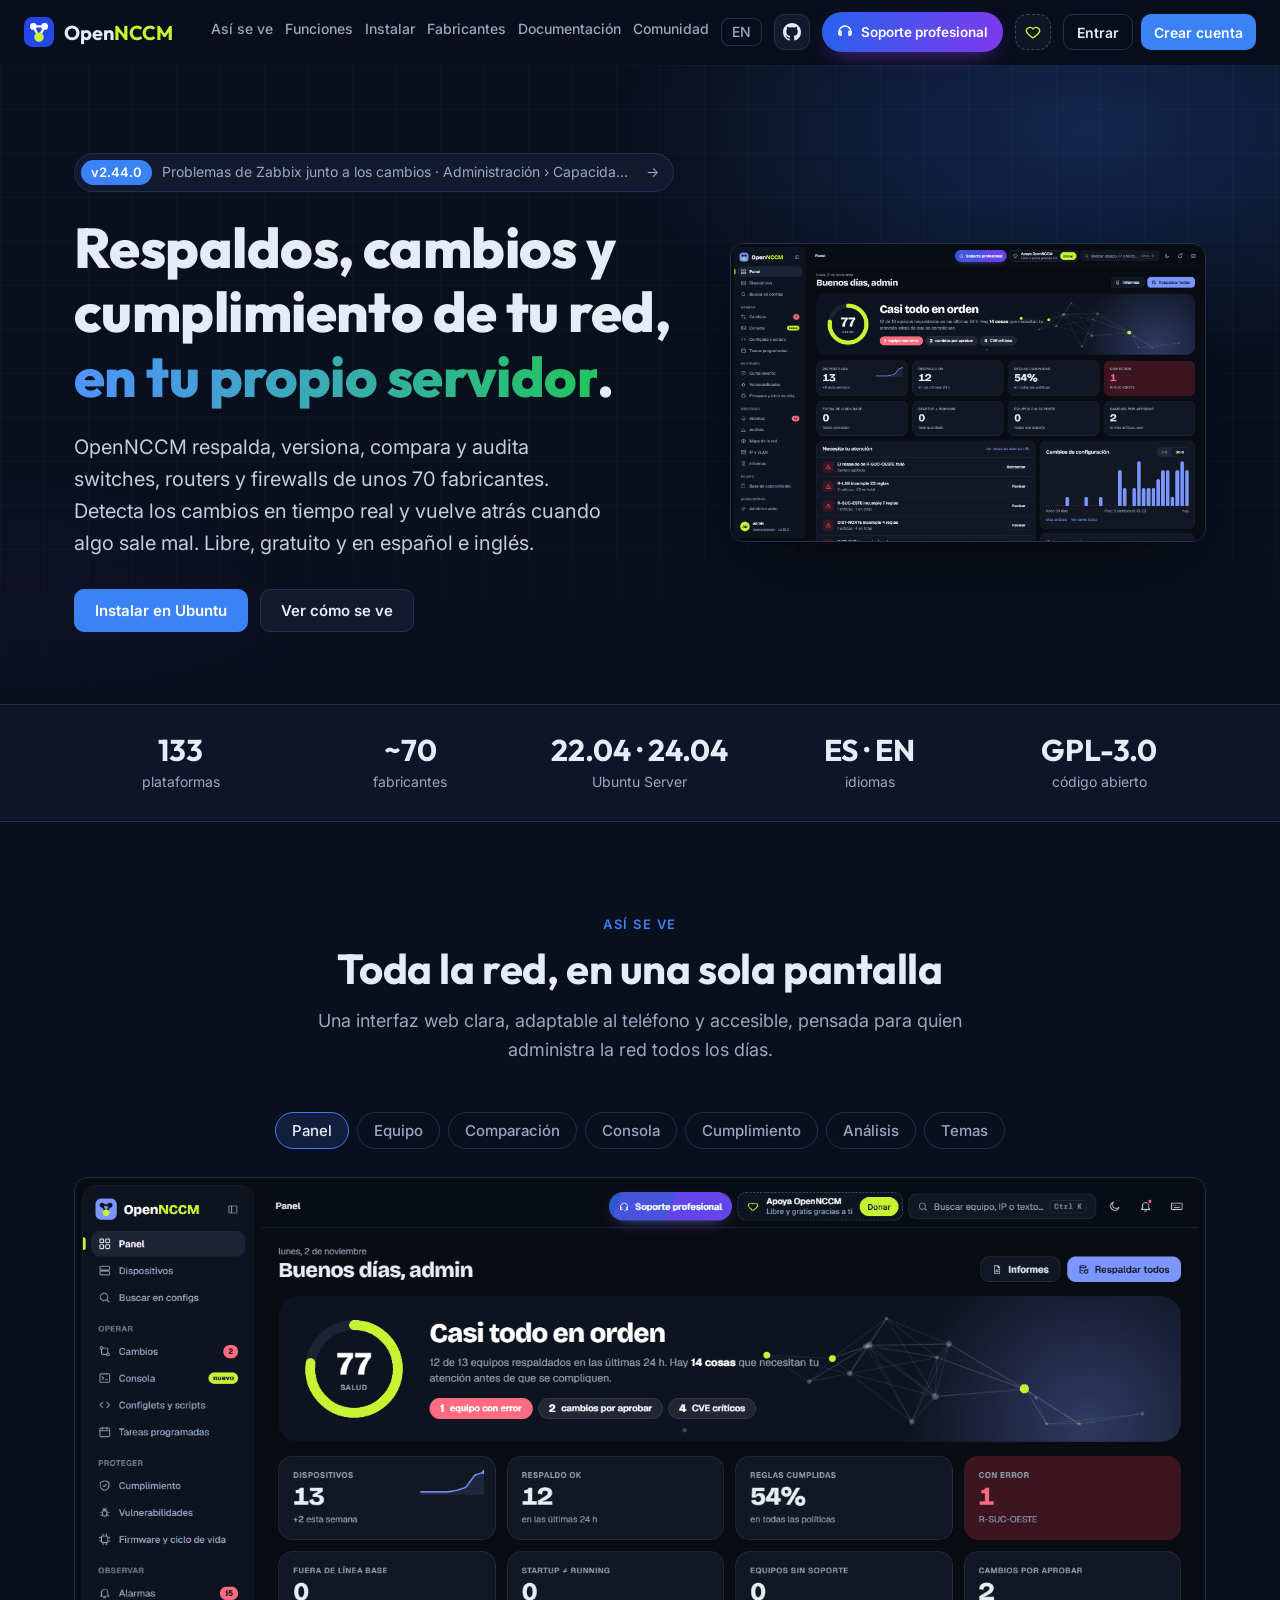
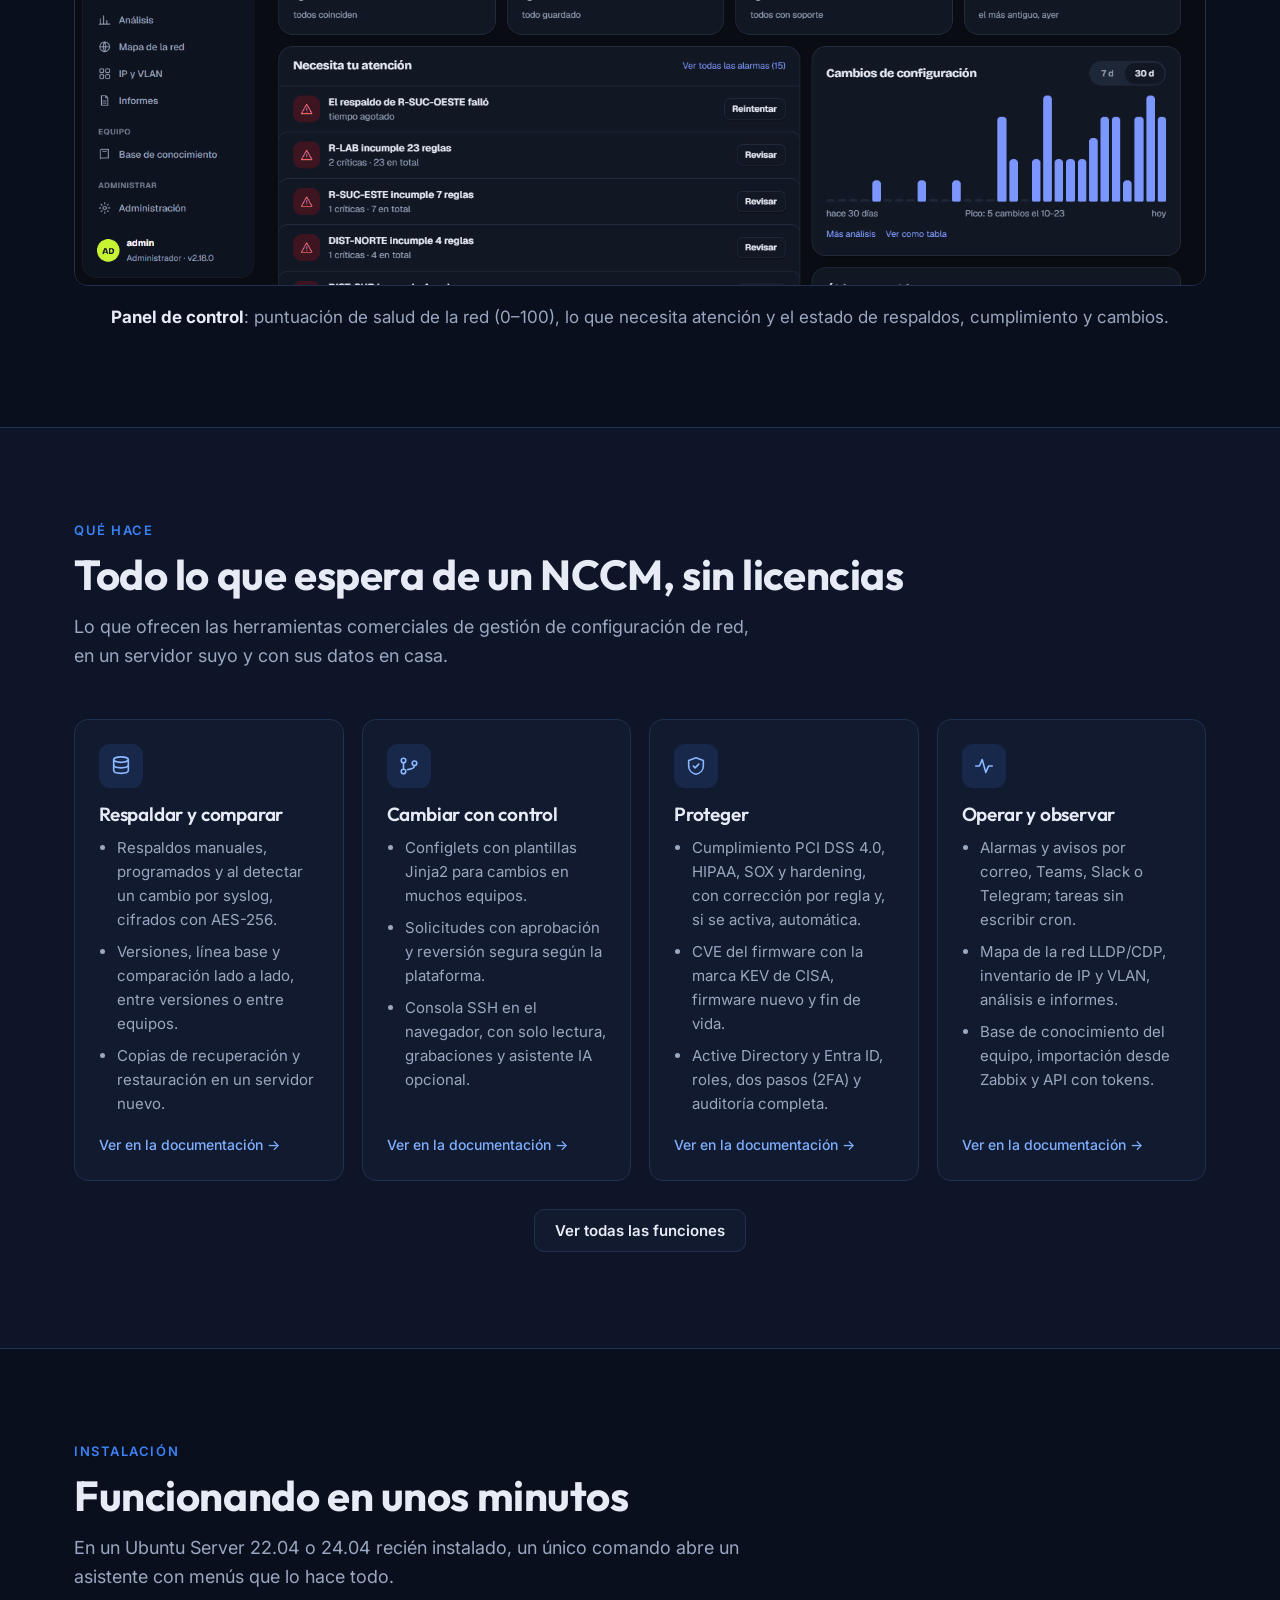
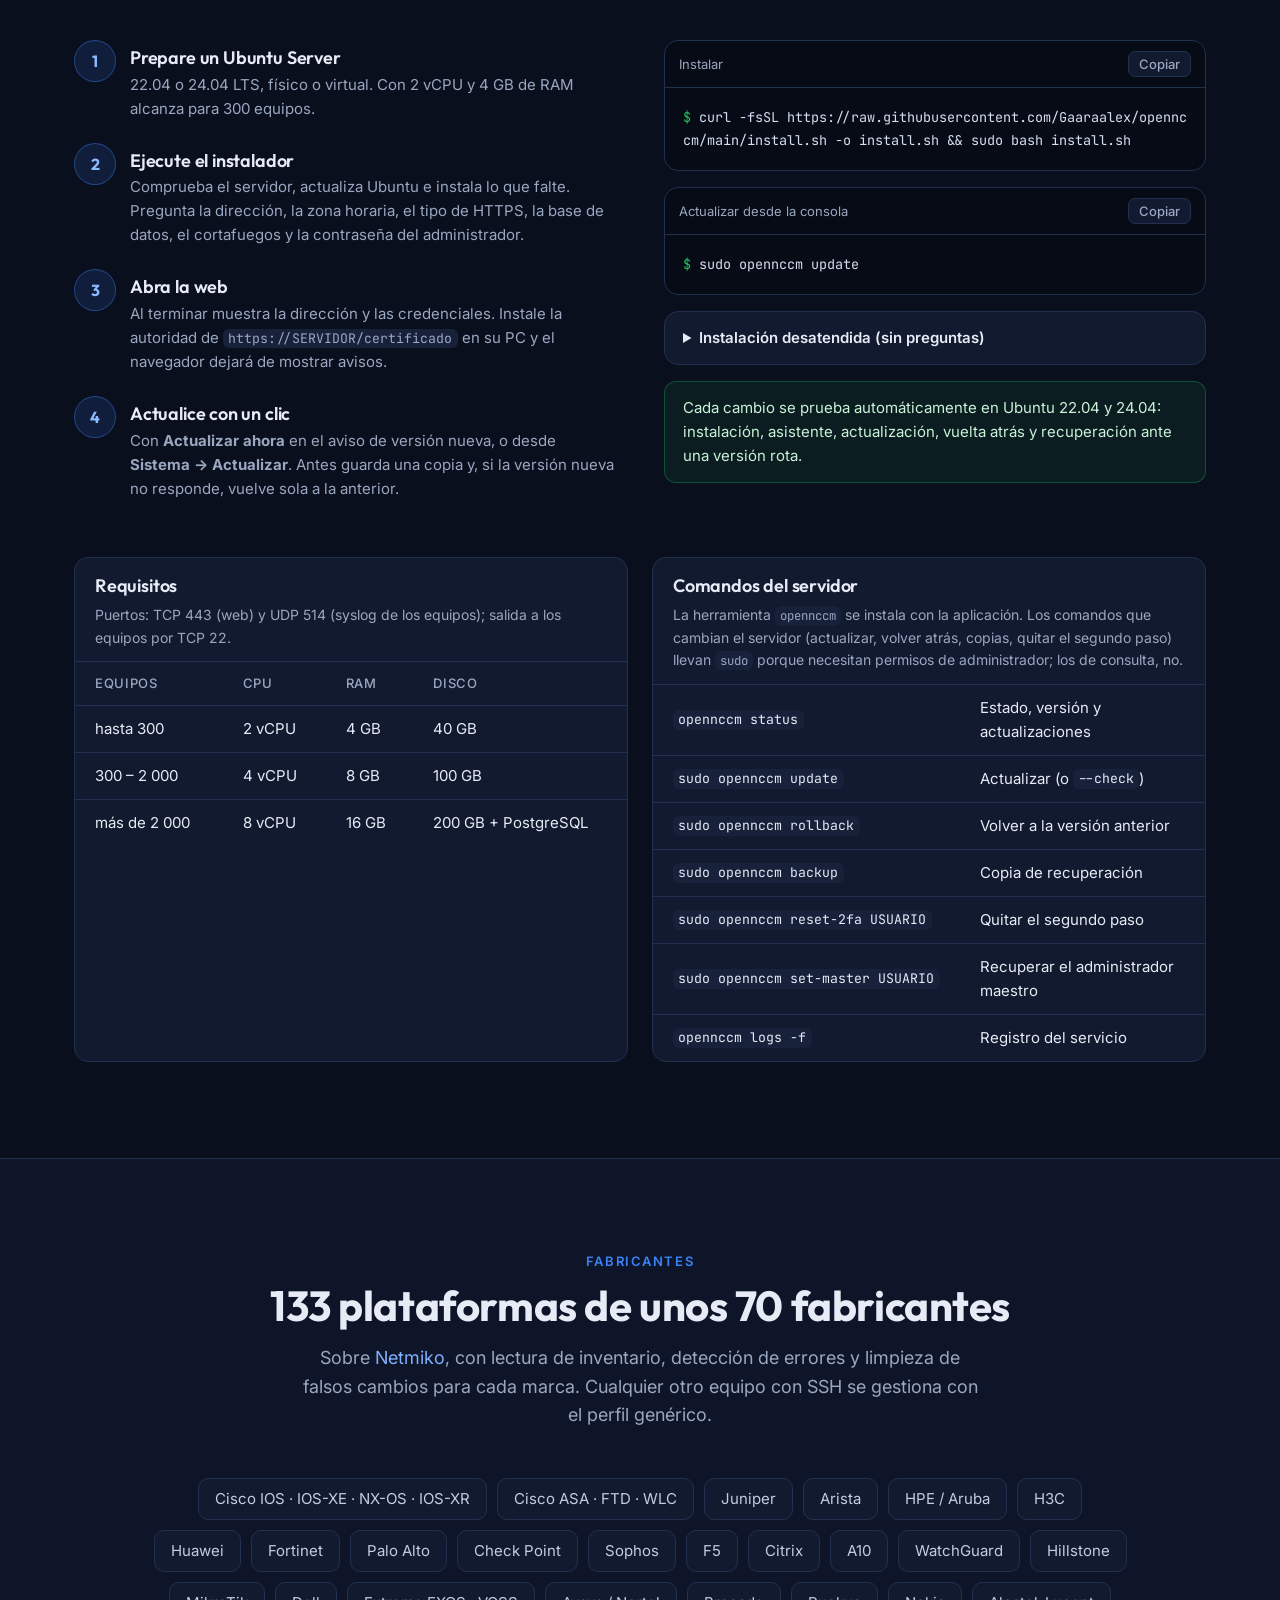
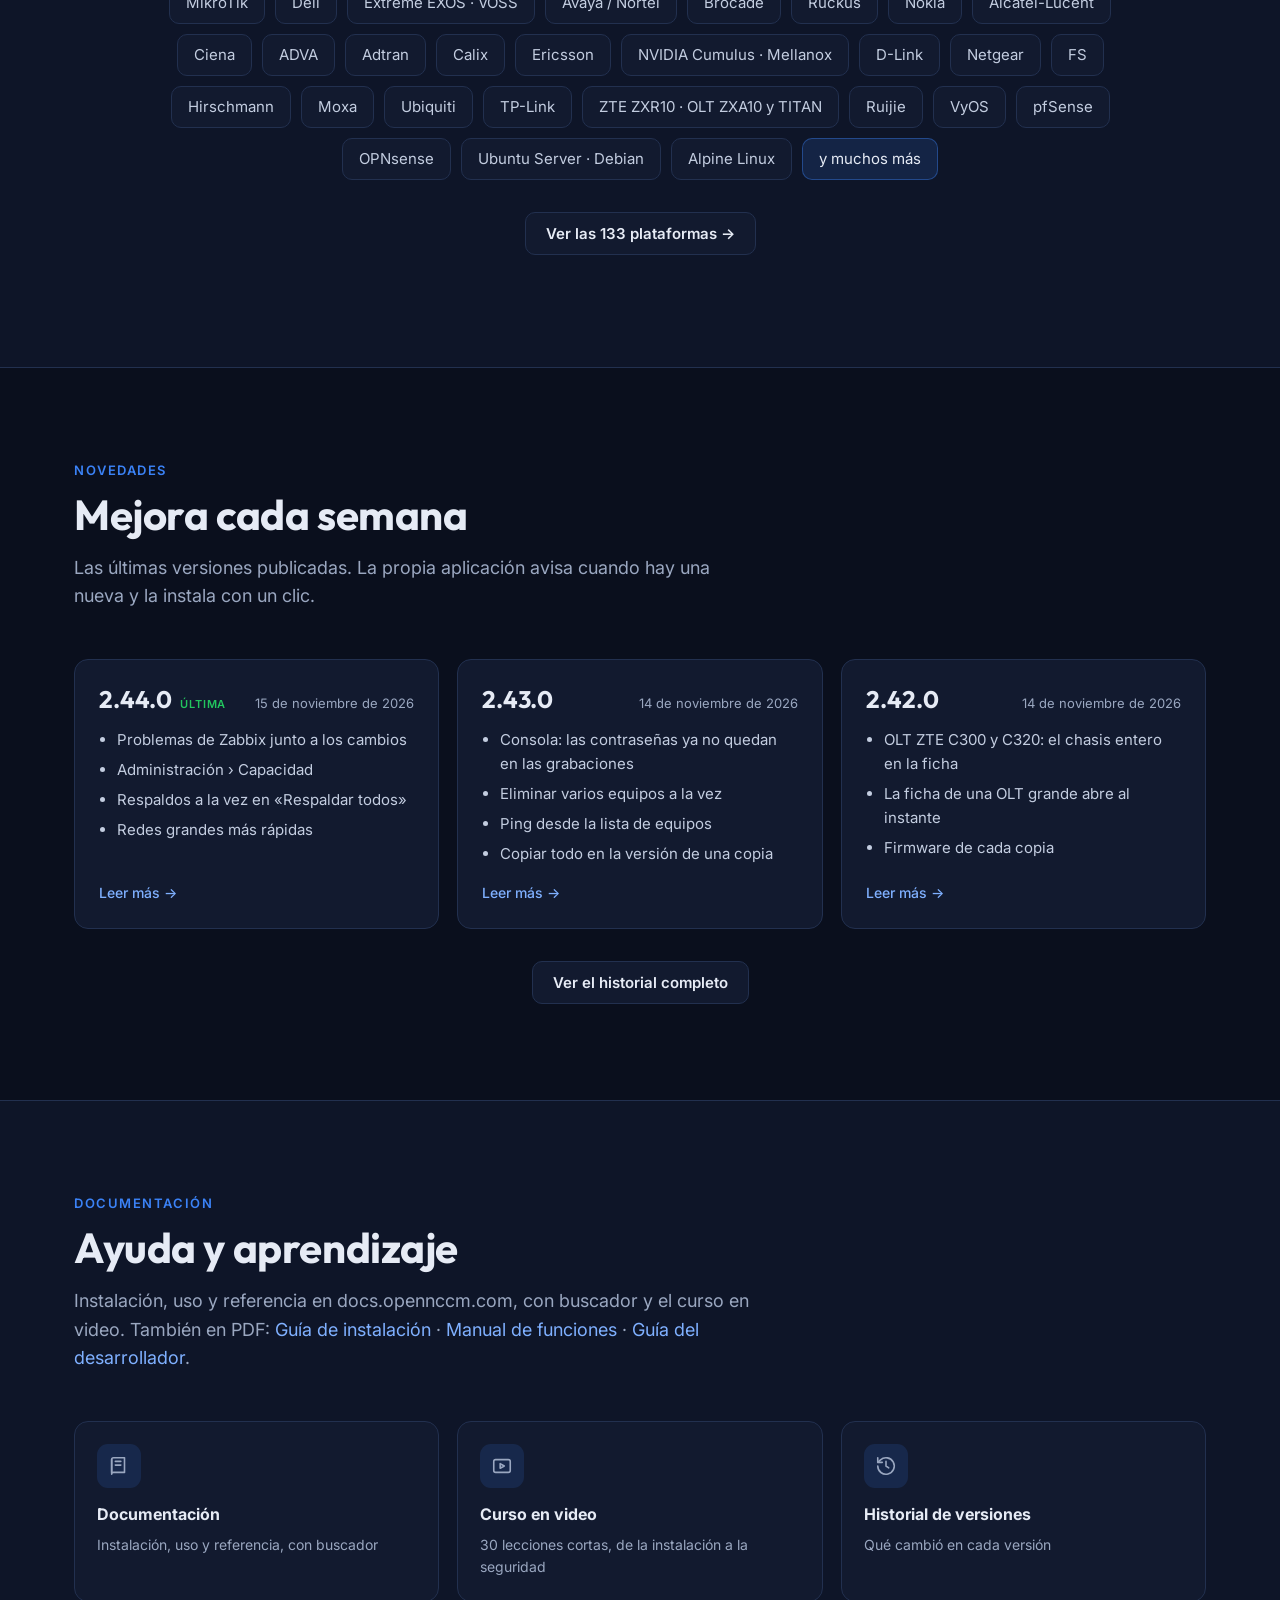
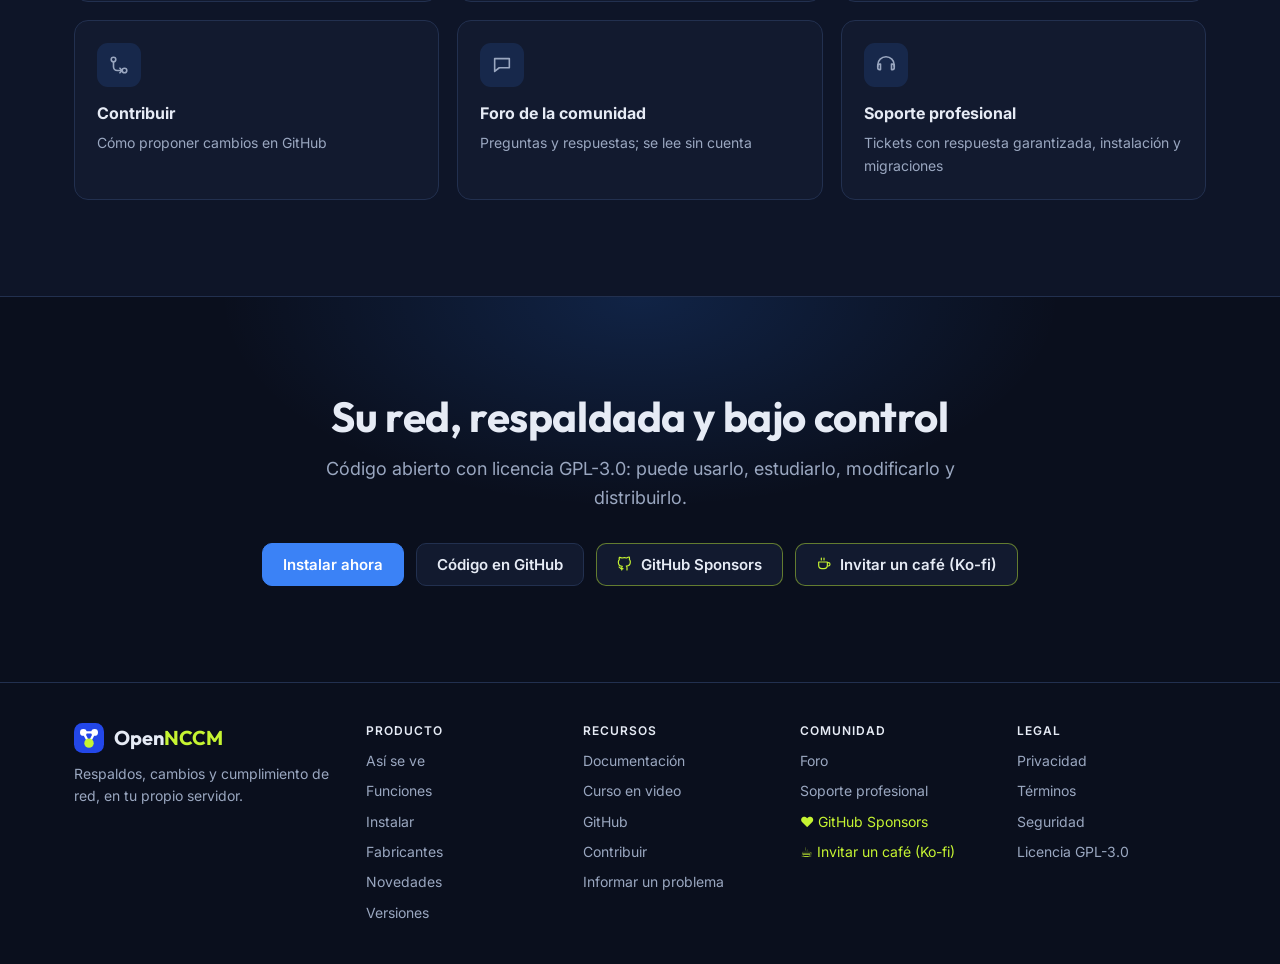
<file: site/index.html>
<!doctype html>
<html lang="es">
<head>
<meta charset="utf-8">
<meta name="viewport" content="width=device-width, initial-scale=1">
<title>OpenNCCM · Respaldos y cumplimiento de red, en tu servidor</title>
<meta name="description" content="OpenNCCM: gestión de configuración, cambios y cumplimiento de red (NCCM) de código abierto para Ubuntu Server. Respalda, compara y audita switches, routers y firewalls de unos 70 fabricantes. Libre, en español e inglés.">
<meta name="theme-color" content="#0a0f1d">
<link rel="icon" href="img/icon.svg" type="image/svg+xml">
<link rel="canonical" href="https://opennccm.com/">
<link rel="alternate" hreflang="es" href="https://opennccm.com/">
<link rel="alternate" hreflang="en" href="https://opennccm.com/en/">
<link rel="alternate" hreflang="x-default" href="https://opennccm.com/en/">
<meta property="og:type" content="website">
<meta property="og:url" content="https://opennccm.com/">
<meta property="og:site_name" content="OpenNCCM">
<meta property="og:locale" content="es_ES">
<meta property="og:title" content="OpenNCCM: respaldos, cambios y cumplimiento de tu red">
<meta property="og:description" content="NCCM de código abierto para Ubuntu Server. 133 plataformas, comparación y vuelta atrás, cumplimiento PCI/HIPAA/SOX, consola SSH web. Libre, en español e inglés.">
<meta property="og:image" content="https://opennccm.com/img/capturas/hero.png">
<meta property="og:image:width" content="1760">
<meta property="og:image:height" content="860">
<meta name="twitter:card" content="summary_large_image">
<script type="application/ld+json">
{
  "@context": "https://schema.org",
  "@type": "SoftwareApplication",
  "name": "OpenNCCM",
  "url": "https://opennccm.com/",
  "description": "Gestión de configuración, cambios y cumplimiento de red (NCCM) de código abierto para Ubuntu Server: respaldos, comparación, reversión, cumplimiento PCI/HIPAA/SOX, firmware y 133 plataformas.",
  "applicationCategory": "NetworkingApplication",
  "operatingSystem": "Ubuntu Server 22.04, Ubuntu Server 24.04",
  "license": "https://www.gnu.org/licenses/gpl-3.0.html",
  "inLanguage": "es",
  "image": "https://opennccm.com/img/capturas/hero.png",
  "screenshot": "https://opennccm.com/img/capturas/panel.png",
  "downloadUrl": "https://github.com/Gaaraalex/opennccm/releases",
  "codeRepository": "https://github.com/Gaaraalex/opennccm",
  "offers": { "@type": "Offer", "price": "0", "priceCurrency": "USD" }
}
</script>
<link rel="preconnect" href="https://fonts.googleapis.com">
<link rel="preconnect" href="https://fonts.gstatic.com" crossorigin>
<link href="https://fonts.googleapis.com/css2?family=Inter:wght@400;500;600;700&family=JetBrains+Mono:wght@400;600&family=Outfit:wght@600;700;800&display=swap" rel="stylesheet">
<link rel="stylesheet" href="css/estilo.css">
</head>
<body>
<a class="saltar" href="#contenido">Saltar al contenido</a>

<header class="barra" id="barra">
  <div class="contenedor">
    <a class="marca" href="./"><img src="img/icon.svg" alt="" width="30" height="30"><b>Open<span>NCCM</span></b></a>
    <nav class="menu" id="menu" aria-label="Principal">
      <a href="#capturas">Así se ve</a>
      <a href="#funciones">Funciones</a>
      <a href="#instalar">Instalar</a>
      <a href="#fabricantes">Fabricantes</a>
      <a class="menu-novedades" href="novedades.html">Novedades</a>
      <a href="https://docs.opennccm.com/">Documentación</a>
      <a href="https://comunidad.opennccm.com/foro">Comunidad</a>
      <a class="idioma" href="en/" hreflang="en" lang="en"><span class="idioma-largo">English</span><span class="idioma-corto" aria-hidden="true">EN</span></a>
      <span class="menu-cuenta" data-occ-cuenta-movil><a class="boton primario" data-occ-entrar href="https://comunidad.opennccm.com/cuenta/entrar">Entrar</a><a class="boton" data-occ-crear href="https://comunidad.opennccm.com/cuenta/crear">Crear cuenta</a></span>
    </nav>
    <a class="boton chico gh-barra" href="https://github.com/Gaaraalex/opennccm" title="GitHub">
      <svg viewBox="0 0 16 16" fill="currentColor" aria-hidden="true"><path d="M8 0C3.58 0 0 3.58 0 8c0 3.54 2.29 6.53 5.47 7.59.4.07.55-.17.55-.38 0-.19-.01-.82-.01-1.49-2.01.37-2.53-.49-2.69-.94-.09-.23-.48-.94-.82-1.13-.28-.15-.68-.52-.01-.53.63-.01 1.08.58 1.23.82.72 1.21 1.87.87 2.33.66.07-.52.28-.87.51-1.07-1.78-.2-3.64-.89-3.64-3.95 0-.87.31-1.59.82-2.15-.08-.2-.36-1.02.08-2.12 0 0 .67-.21 2.2.82.64-.18 1.32-.27 2-.27.68 0 1.36.09 2 .27 1.53-1.04 2.2-.82 2.2-.82.44 1.1.16 1.92.08 2.12.51.56.82 1.27.82 2.15 0 3.07-1.87 3.75-3.65 3.95.29.25.54.73.54 1.48 0 1.07-.01 1.93-.01 2.2 0 .21.15.46.55.38A8.013 8.013 0 0016 8c0-4.42-3.58-8-8-8z"/></svg>
      <span class="gh-txt">GitHub <span class="version-pill" data-version>v1.7.0</span></span>
    </a>
    <a class="btn-soporte" href="https://comunidad.opennccm.com/soporte"><svg viewBox="0 0 24 24" fill="none" stroke="currentColor" stroke-width="2.2" stroke-linecap="round" stroke-linejoin="round" aria-hidden="true"><path d="M3 14v-2a9 9 0 0 1 18 0v2"/><path d="M21 15a2 2 0 0 1-2 2h-1v-6h1a2 2 0 0 1 2 2zM3 15a2 2 0 0 0 2 2h1v-6H5a2 2 0 0 0-2 2z"/></svg><span>Soporte profesional</span></a>
    <span class="apoyo-wrap"><button type="button" class="donate" aria-haspopup="true" aria-expanded="false" aria-controls="don-pop" aria-label="Apoya OpenNCCM: formas de donar" title="Apoya OpenNCCM"><svg class="ico" viewBox="0 0 24 24" aria-hidden="true" focusable="false"><path d="M12 20s-7-4.4-9-9a5 5 0 0 1 9-3 5 5 0 0 1 9 3c-2 4.6-9 9-9 9z"/></svg><span class="dt"><b>Apoya OpenNCCM</b><small>Libre y gratis gracias a ti</small></span><span class="dbtn">Donar</span></button>
      <div class="don-pop" id="don-pop" hidden>
        <div class="don-cab"><span class="don-ico"><svg class="ico" viewBox="0 0 24 24" aria-hidden="true" focusable="false"><path d="M12 20s-7-4.4-9-9a5 5 0 0 1 9-3 5 5 0 0 1 9 3c-2 4.6-9 9-9 9z"/></svg></span><b>Apoya OpenNCCM</b></div>
        <p>OpenNCCM es libre y gratis (GPL-3.0). Tu aporte paga horas de desarrollo y pruebas con equipos reales. Se abre en una pestaña nueva.</p>
        <a class="dopt" href="https://github.com/sponsors/Gaaraalex" target="_blank" rel="noopener noreferrer"><svg class="ico" viewBox="0 0 24 24" aria-hidden="true" focusable="false"><path d="M9 19c-4 1.5-4-2-6-2.5M15 21v-3.5a3 3 0 0 0-1-2.5c3 0 6-1.5 6-6.5a5 5 0 0 0-1.5-3.5 4.5 4.5 0 0 0-.1-3.5s-1.2-.3-3.9 1.5a13 13 0 0 0-7 0C4.8 1.7 3.6 2 3.6 2a4.5 4.5 0 0 0-.1 3.5A5 5 0 0 0 2 9c0 5 3 6.5 6 6.5a3 3 0 0 0-1 2.5V21"/></svg>GitHub Sponsors<span class="grow"></span><svg class="ico" viewBox="0 0 24 24" aria-hidden="true" focusable="false"><path d="M9 6l6 6-6 6"/></svg></a>
        <a class="dopt" href="https://ko-fi.com/opennccm" target="_blank" rel="noopener noreferrer"><svg class="ico" viewBox="0 0 24 24" aria-hidden="true" focusable="false"><path d="M4 9h13v5a5 5 0 0 1-5 5H9a5 5 0 0 1-5-5zM17 10h1.5a2.5 2.5 0 0 1 0 5H17M8 3v3M12 3v3"/></svg>Invitar un café (Ko-fi)<span class="grow"></span><svg class="ico" viewBox="0 0 24 24" aria-hidden="true" focusable="false"><path d="M9 6l6 6-6 6"/></svg></a>
      </div></span>
    <span class="occ-cuenta" data-occ-cuenta data-comunidad="https://comunidad.opennccm.com"><a class="occ-entrar" data-occ-entrar href="https://comunidad.opennccm.com/cuenta/entrar">Entrar</a><a class="occ-crear" data-occ-crear href="https://comunidad.opennccm.com/cuenta/crear">Crear cuenta</a></span>
    <span class="occ-avatar-movil" data-occ-avatar-movil></span>
    <button class="abrir-menu" id="abrir-menu" aria-label="Abrir menú" aria-expanded="false" aria-controls="menu">
      <svg viewBox="0 0 24 24" fill="none" stroke="currentColor" stroke-width="2" stroke-linecap="round" aria-hidden="true"><path d="M4 7h16M4 12h16M4 17h16"/></svg>
    </button>
  </div>
</header>

<main id="contenido">

<section class="portada">
  <div class="contenedor">
    <div>
      <a class="aviso-version" href="novedades.html"><b data-version>v1.7.0</b> <span data-destacado>pfSense, OPNsense y Alpine Linux</span> →</a>
      <h1>Respaldos, cambios y cumplimiento de tu red, <em>en tu propio servidor</em>.</h1>
      <p class="lema">OpenNCCM respalda, versiona, compara y audita switches, routers y firewalls de unos 70 fabricantes. Detecta los cambios en tiempo real y vuelve atrás cuando algo sale mal. Libre, gratuito y en español e inglés.</p>
      <div class="acciones">
        <a class="boton primario" href="#instalar">Instalar en Ubuntu</a>
        <a class="boton" href="#capturas">Ver cómo se ve</a>
      </div>
    </div>
    <div class="escena unica">
      <img class="captura" src="img/capturas/azul/panel.png" alt="Panel de control de OpenNCCM con el estado de la red" width="1600" height="1000">
    </div>
  </div>
</section>

<div class="cifras">
  <ul class="contenedor">
    <li><b>133</b><span>plataformas</span></li>
    <li><b>~70</b><span>fabricantes</span></li>
    <li><b>22.04 · 24.04</b><span>Ubuntu Server</span></li>
    <li><b>ES · EN</b><span>idiomas</span></li>
    <li><b>GPL-3.0</b><span>código abierto</span></li>
  </ul>
</div>

<section id="capturas">
  <div class="contenedor">
    <div class="cabecera-seccion centrada">
      <p class="eyebrow">Así se ve</p>
      <h2>Toda la red, en una sola pantalla</h2>
      <p class="intro">Una interfaz web clara, adaptable al teléfono y accesible, pensada para quien administra la red todos los días.</p>
    </div>
    <div class="galeria">
      <div class="pestanas" role="tablist" aria-label="Capturas">
        <button role="tab" aria-selected="true" data-img="azul/panel" data-txt="<b>Panel de control</b>: puntuación de salud de la red (0–100), lo que necesita atención y el estado de respaldos, cumplimiento y cambios.">Panel</button>
        <button role="tab" aria-selected="false" data-img="azul/ficha" data-txt="<b>Ficha del equipo</b>: inventario (modelo, serie y firmware) y el historial completo de cada configuración, organizados en pestañas.">Equipo</button>
        <button role="tab" aria-selected="false" data-img="azul/diff" data-txt="<b>Comparación lado a lado</b>: un resumen «Qué cambió» y el detalle línea a línea, entre versiones o entre equipos distintos.">Comparación</button>
        <button role="tab" aria-selected="false" data-img="azul/consola" data-txt="<b>Consola SSH en el navegador</b>: entra al equipo sin instalar nada, en un diálogo sobre la página (o en ventana aparte), con reconexión, pantalla completa y auditoría.">Consola</button>
        <button role="tab" aria-selected="false" data-img="azul/cumplimiento" data-txt="<b>Cumplimiento</b>: PCI DSS, HIPAA, SOX y hardening, con corrección en un clic (y aprobación si se exige).">Cumplimiento</button>
        <button role="tab" aria-selected="false" data-img="azul/analisis" data-txt="<b>Análisis</b>: actividad por origen, mapa de calor día × hora («cuándo cambia la red»), tendencias y cumplimiento por política.">Análisis</button>
        <button role="tab" aria-selected="false" data-img="temas" data-txt="<b>3 temas y 7 acentos</b>: claro, sala de control (oscuro) y alto contraste, más el automático, todos con contraste WCAG 2.1 AA.">Temas</button>
      </div>
      <figure role="tabpanel">
        <img id="captura" src="img/capturas/azul/panel.png" alt="Panel de control con el estado de la red y del servidor" width="1600" height="1000">
        <figcaption id="captura-txt"><b>Panel de control</b>: puntuación de salud de la red (0–100), lo que necesita atención y el estado de respaldos, cumplimiento y cambios.</figcaption>
      </figure>
    </div>
  </div>
</section>

<section id="funciones" class="alterna">
  <div class="contenedor">
    <div class="cabecera-seccion">
      <p class="eyebrow">Qué hace</p>
      <h2>Todo lo que espera de un NCCM, sin licencias</h2>
      <p class="intro">Lo que ofrecen las herramientas comerciales de gestión de configuración de red, en un servidor suyo y con sus datos en casa.</p>
    </div>
    <div class="grupos">
      <article class="grupo"><div class="icono-linea"><svg viewBox="0 0 24 24" aria-hidden="true"><ellipse cx="12" cy="5" rx="8" ry="3"/><path d="M4 5v6c0 1.7 3.6 3 8 3s8-1.3 8-3V5"/><path d="M4 11v6c0 1.7 3.6 3 8 3s8-1.3 8-3v-6"/></svg></div><h3>Respaldar y comparar</h3>
        <ul><li>Respaldos manuales, programados y al detectar un cambio por syslog, cifrados con AES-256.</li><li>Versiones, línea base y comparación lado a lado, entre versiones o entre equipos.</li><li>Copias de recuperación y restauración en un servidor nuevo.</li></ul>
        <a class="ver-docs" href="https://docs.opennccm.com/equipos/versiones/">Ver en la documentación →</a></article>
      <article class="grupo"><div class="icono-linea"><svg viewBox="0 0 24 24" aria-hidden="true"><circle cx="6" cy="6" r="2.5"/><circle cx="6" cy="18" r="2.5"/><circle cx="18" cy="9" r="2.5"/><path d="M6 8.5v7M18 11.5c0 3-3 4-7.5 4.5"/></svg></div><h3>Cambiar con control</h3>
        <ul><li>Configlets con plantillas Jinja2 para cambios en muchos equipos.</li><li>Solicitudes con aprobación y reversión segura según la plataforma.</li><li>Consola SSH en el navegador, con solo lectura, grabaciones y asistente IA opcional.</li></ul>
        <a class="ver-docs" href="https://docs.opennccm.com/cambios/configlets/">Ver en la documentación →</a></article>
      <article class="grupo"><div class="icono-linea"><svg viewBox="0 0 24 24" aria-hidden="true"><path d="M12 3l8 3v6c0 4.5-3.4 8-8 9-4.6-1-8-4.5-8-9V6z"/><path d="M9 12l2 2 4-4"/></svg></div><h3>Proteger</h3>
        <ul><li>Cumplimiento PCI DSS 4.0, HIPAA, SOX y hardening, con corrección por regla y, si se activa, automática.</li><li>CVE del firmware con la marca KEV de CISA, firmware nuevo y fin de vida.</li><li>Active Directory y Entra ID, roles, dos pasos (2FA) y auditoría completa.</li></ul>
        <a class="ver-docs" href="https://docs.opennccm.com/proteger/cumplimiento/">Ver en la documentación →</a></article>
      <article class="grupo"><div class="icono-linea"><svg viewBox="0 0 24 24" aria-hidden="true"><path d="M3 12h4l3-7 4 14 3-7h4"/></svg></div><h3>Operar y observar</h3>
        <ul><li>Alarmas y avisos por correo, Teams, Slack o Telegram; tareas sin escribir cron.</li><li>Mapa de la red LLDP/CDP, inventario de IP y VLAN, análisis e informes.</li><li>Base de conocimiento del equipo, importación desde Zabbix y API con tokens.</li></ul>
        <a class="ver-docs" href="https://docs.opennccm.com/observar/alarmas/">Ver en la documentación →</a></article>
    </div>
    <details class="todas">
      <summary><span class="boton">Ver todas las funciones</span></summary>
    <div class="rejilla">
      <article class="tarjeta"><div class="icono">💾</div><h3>Respaldos</h3><p>Manuales, programados y automáticos al detectar un cambio por syslog; «Respaldar todos» muestra su progreso y reintenta solo los que fallaron. Running y startup, cifrados con AES-256. En MikroTik, descarga del .rsc y del .backup; en WatchGuard, la configuración en XML y la imagen completa cifrada (.fxi).</p></article>
      <article class="tarjeta"><div class="icono">🔍</div><h3>Versiones y comparación</h3><p>Línea de tiempo de versiones, etiquetas, línea base y configuración de referencia por modelo y búsqueda de un texto o una IP dentro de cada versión. Cada copia guarda el firmware que tenía el equipo y avisa cuando cambió. Comparación lado a lado o unificada, entre versiones o entre equipos. Copia de cada versión en GitHub, GitLab o Gitea, con las contraseñas ocultas.</p></article>
      <article class="tarjeta"><div class="icono">🛠️</div><h3>Cambios controlados</h3><p>Configlets con plantillas Jinja2 para cambios masivos (con diez incluidos para MikroTik, Extreme EXOS y VOSS, EdgeSwitch, WatchGuard y ArubaOS), solicitudes con aprobación y reversión segura por plataforma (modo seguro de MikroTik, «commit confirmed» de Junos). No aprueba cambios que dejarían a OpenNCCM sin acceso al equipo, y antes de reiniciar equipos o apagar puertos muestra qué queda sin servicio.</p></article>
      <article class="tarjeta"><div class="icono">🛡️</div><h3>Cumplimiento</h3><p>Mapa equipo × política, corrección por regla, corrección automática opcional (solo reglas verificadas, en la ventana que elija y con vuelta atrás si algo falla) y un editor que prueba cada regla en vivo. Paquetes PCI DSS 4.0, HIPAA, SOX y hardening de Cisco IOS, Junos, Extreme VOSS, Ubiquiti, MikroTik, FortiGate, WatchGuard, ArubaOS y Ubuntu/Debian.</p></article>
      <article class="tarjeta"><div class="icono">📦</div><h3>Firmware</h3><p>Sepa qué firmware nuevo hay para cada equipo y cuántas vulnerabilidades corrige. Descarga verificada (SHA-256) y actualización remota para MikroTik (.npk o en línea) y Ubiquiti (airMAX, airFiber y EdgeRouter), con la comprobación de que el equipo quedó en la versión nueva. En muchos equipos a la vez, va en tandas: mira el espacio libre antes de copiar, el propio equipo comprueba la suma y, si uno falla, las tandas siguientes no empiezan. Fin de vida EOL/EOS en una sola página.</p></article>
      <article class="tarjeta"><div class="icono">🚨</div><h3>Vulnerabilidades</h3><p>CVE del firmware de cada equipo (NVD, 70 tipos de equipo, también por modelo) agrupadas por vulnerabilidad, con la marca «explotado activamente» del catálogo KEV de CISA.</p></article>
      <article class="tarjeta"><div class="icono">🖥️</div><h3>Consola web</h3><p>SSH desde el navegador con colores, autocompletado y modo solo lectura. Varias sesiones a la vez, la misma consulta en muchos equipos, 758 recetas para todos los equipos con línea de comandos (con sello «Verificada» en las probadas), comandos favoritos, grabaciones (sin las contraseñas que se escriben en el equipo) y acceso por rol. Asistente IA opcional con tu proveedor: un chat en todo el sistema que consulta en solo lectura y pide confirmación antes de actuar.</p></article>
      <article class="tarjeta"><div class="icono">⏰</div><h3>Operación diaria</h3><p>Importación de equipos desde Zabbix por grupos, los problemas de Zabbix junto a los cambios de cada equipo (para ver si un problema empezó justo después de un cambio), equipos dañados o reemplazados que se retiran con todo su historial (y el reemplazo dado de alta en el mismo paso), API con tokens personales, tareas programadas sin escribir cron, alarmas por severidad y avisos por correo, Teams, Slack o Telegram. Base de conocimiento del equipo: cada alarma crítica cerrada queda documentada con causa, pasos y comprobación.</p></article>
      <article class="tarjeta"><div class="icono">📈</div><h3>Mapa, inventario e informes</h3><p>Mapa de la red con los enlaces LLDP/CDP (y los MikroTik por RoMON), 10 distribuciones, nodos por lugar y aviso de vecino nuevo o perdido; búsqueda de una MAC o una IP hasta el switch y el puerto; frente de cada equipo con el estado de sus puertos, fuentes y ventiladores (en las OLT ZTE C300 y C320, el chasis entero con sus tarjetas y las ONU en línea de cada puerto), inventario de IP y VLAN con aviso de duplicados, actividad por origen, mapa de calor día × hora, tendencias y cumplimiento por política; informes en pantalla, CSV y por correo, puertos sin uso y el documento de la red en PDF o Word.</p></article>
      <article class="tarjeta"><div class="icono">🔐</div><h3>Acceso y seguridad</h3><p>Inicio de sesión con Active Directory y Microsoft Entra ID (Azure AD), con roles por grupos. Roles admin, operador y lector como plantilla, con permisos por usuario (por ejemplo, un operador que no envía configuraciones), un administrador maestro que no se puede borrar ni bloquear, grupos de equipos, verificación en dos pasos (TOTP), «Recordarme en este equipo» y auditoría completa.</p></article>
      <article class="tarjeta"><div class="icono">🎨</div><h3>Interfaz cuidada</h3><p>Diseño «Señal» con barra lateral y buscador Ctrl K, en español e inglés, y el logo de su marca en cada equipo (73 marcas). Rápida con miles de equipos: con 2000, el panel carga en 0,4 s y la lista viaja comprimida (200 KB en lugar de 4 MB). Medido en la prueba de carga con 5.000 equipos simulados: «Respaldar todos» en 27 minutos (16 a la vez) y el panel en 0,35 s; la pestaña Capacidad dice cuánto aguanta su servidor. Temas claro, oscuro y alto contraste con 7 colores de acento; adaptable al teléfono y accesible (WCAG AA).</p></article>
      <article class="tarjeta"><div class="icono">♻️</div><h3>Recuperación</h3><p>Copias cifradas de la base de datos, envío por SFTP, restauración en un servidor nuevo con su clave (SQLite o PostgreSQL) y actualizaciones con vuelta atrás. Una copia de un equipo se restaura en otro del mismo modelo, por SSH o por cable de consola.</p></article>
    </div>
    </details>
  </div>
</section>

<section id="instalar">
  <div class="contenedor">
    <div class="cabecera-seccion">
      <p class="eyebrow">Instalación</p>
      <h2>Funcionando en unos minutos</h2>
      <p class="intro">En un Ubuntu Server 22.04 o 24.04 recién instalado, un único comando abre un asistente con menús que lo hace todo.</p>
    </div>
    <div class="instalar">
      <ol class="pasos">
        <li><div><h3>Prepare un Ubuntu Server</h3><p>22.04 o 24.04 LTS, físico o virtual. Con 2 vCPU y 4 GB de RAM alcanza para 300 equipos.</p></div></li>
        <li><div><h3>Ejecute el instalador</h3><p>Comprueba el servidor, actualiza Ubuntu e instala lo que falte. Pregunta la dirección, la zona horaria, el tipo de HTTPS, la base de datos, el cortafuegos y la contraseña del administrador.</p></div></li>
        <li><div><h3>Abra la web</h3><p>Al terminar muestra la dirección y las credenciales. Instale la autoridad de <code>https://SERVIDOR/certificado</code> en su PC y el navegador dejará de mostrar avisos.</p></div></li>
        <li><div><h3>Actualice con un clic</h3><p>Con <b>Actualizar ahora</b> en el aviso de versión nueva, o desde <b>Sistema → Actualizar</b>. Antes guarda una copia y, si la versión nueva no responde, vuelve sola a la anterior.</p></div></li>
      </ol>
      <div>
        <div class="terminal">
          <header>Instalar <button class="copiar" data-copiar="curl -fsSL https://raw.githubusercontent.com/Gaaraalex/opennccm/main/install.sh -o install.sh && sudo bash install.sh">Copiar</button></header>
          <pre><span class="p">$ </span>curl -fsSL https://raw.githubusercontent.com/Gaaraalex/opennccm/main/install.sh -o install.sh &amp;&amp; sudo bash install.sh</pre>
        </div>
        <div class="terminal">
          <header>Actualizar desde la consola <button class="copiar" data-copiar="sudo opennccm update">Copiar</button></header>
          <pre><span class="p">$ </span>sudo opennccm update</pre>
        </div>
        <details class="plegable">
          <summary>Instalación desatendida (sin preguntas)</summary>
          <div>
            <div class="terminal">
              <header>Para automatizar <button class="copiar" data-copiar="curl -fsSL https://raw.githubusercontent.com/Gaaraalex/opennccm/main/install.sh | sudo bash -s -- --unattended --host 10.0.0.5 --admin-pass 'UnaClaveSegura123'">Copiar</button></header>
              <pre><span class="p">$ </span>curl -fsSL https://raw.githubusercontent.com/Gaaraalex/opennccm/main/install.sh | \
  sudo bash -s -- --unattended --host 10.0.0.5 --admin-pass 'UnaClaveSegura123'</pre>
            </div>
            <p style="color:var(--muted);font-size:14px;margin:12px 0 0">Todas las opciones con <code>sudo bash install.sh --help</code>: HTTPS con Let's Encrypt o certificado propio, PostgreSQL, cortafuegos, correo, versión concreta…</p>
          </div>
        </details>
        <p class="nota">Cada cambio se prueba automáticamente en Ubuntu 22.04 y 24.04: instalación, asistente, actualización, vuelta atrás y recuperación ante una versión rota.</p>
      </div>
    </div>

    <div class="dos-col">
      <div class="tabla">
        <h3>Requisitos</h3>
        <p>Puertos: TCP 443 (web) y UDP 514 (syslog de los equipos); salida a los equipos por TCP 22.</p>
        <table>
          <thead><tr><th>Equipos</th><th>CPU</th><th>RAM</th><th>Disco</th></tr></thead>
          <tbody>
            <tr><td>hasta 300</td><td>2 vCPU</td><td>4 GB</td><td>40 GB</td></tr>
            <tr><td>300 – 2 000</td><td>4 vCPU</td><td>8 GB</td><td>100 GB</td></tr>
            <tr><td>más de 2 000</td><td>8 vCPU</td><td>16 GB</td><td>200 GB + PostgreSQL</td></tr>
          </tbody>
        </table>
      </div>
      <div class="tabla">
        <h3>Comandos del servidor</h3>
        <p>La herramienta <code>opennccm</code> se instala con la aplicación. Los comandos que cambian el servidor (actualizar, volver atrás, copias, quitar el segundo paso) llevan <code>sudo</code> porque necesitan permisos de administrador; los de consulta, no.</p>
        <table>
          <tbody>
            <tr><td><code>opennccm status</code></td><td>Estado, versión y actualizaciones</td></tr>
            <tr><td><code>sudo opennccm update</code></td><td>Actualizar (o <code>--check</code>)</td></tr>
            <tr><td><code>sudo opennccm rollback</code></td><td>Volver a la versión anterior</td></tr>
            <tr><td><code>sudo opennccm backup</code></td><td>Copia de recuperación</td></tr>
            <tr><td><code>sudo opennccm reset-2fa USUARIO</code></td><td>Quitar el segundo paso</td></tr>
            <tr><td><code>sudo opennccm set-master USUARIO</code></td><td>Recuperar el administrador maestro</td></tr>
            <tr><td><code>opennccm logs -f</code></td><td>Registro del servicio</td></tr>
          </tbody>
        </table>
      </div>
    </div>
  </div>
</section>

<section id="fabricantes" class="alterna">
  <div class="contenedor">
    <div class="cabecera-seccion centrada">
      <p class="eyebrow">Fabricantes</p>
      <h2>133 plataformas de unos 70 fabricantes</h2>
      <p class="intro">Sobre <a href="https://github.com/ktbyers/netmiko">Netmiko</a>, con lectura de inventario, detección de errores y limpieza de falsos cambios para cada marca. Cualquier otro equipo con SSH se gestiona con el perfil genérico.</p>
    </div>
    <ul class="nube">
      <li>Cisco IOS · IOS-XE · NX-OS · IOS-XR</li><li>Cisco ASA · FTD · WLC</li><li>Juniper</li><li>Arista</li><li>HPE / Aruba</li><li>H3C</li><li>Huawei</li><li>Fortinet</li><li>Palo Alto</li><li>Check Point</li><li>Sophos</li><li>F5</li><li>Citrix</li><li>A10</li><li>WatchGuard</li><li>Hillstone</li><li>MikroTik</li><li>Dell</li><li>Extreme EXOS · VOSS</li><li>Avaya / Nortel</li><li>Brocade</li><li>Ruckus</li><li>Nokia</li><li>Alcatel-Lucent</li><li>Ciena</li><li>ADVA</li><li>Adtran</li><li>Calix</li><li>Ericsson</li><li>NVIDIA Cumulus · Mellanox</li><li>D-Link</li><li>Netgear</li><li>FS</li><li>Hirschmann</li><li>Moxa</li><li>Ubiquiti</li><li>TP-Link</li><li>ZTE ZXR10 · OLT ZXA10 y TITAN</li><li>Ruijie</li><li>VyOS</li><li>pfSense</li><li>OPNsense</li><li>Ubuntu Server · Debian</li><li>Alpine Linux</li><li class="mas">y muchos más</li>
    </ul>
    <p class="centro"><a class="boton" href="https://docs.opennccm.com/referencia/plataformas/">Ver las 133 plataformas →</a></p>
  </div>
</section>

<section id="novedades">
  <div class="contenedor">
    <div class="cabecera-seccion">
      <p class="eyebrow">Novedades</p>
      <h2>Mejora cada semana</h2>
      <p class="intro">Las últimas versiones publicadas. La propia aplicación avisa cuando hay una nueva y la instala con un clic.</p>
    </div>
    <div class="versiones" id="versiones"></div>
    <div class="centro"><a class="boton" href="novedades.html">Ver el historial completo</a></div>
  </div>
</section>

<section id="documentacion" class="alterna">
  <div class="contenedor">
    <div class="cabecera-seccion">
      <p class="eyebrow">Documentación</p>
      <h2>Ayuda y aprendizaje</h2>
      <p class="intro">Instalación, uso y referencia en docs.opennccm.com, con buscador y el curso en video. También en PDF: <a href="https://github.com/Gaaraalex/opennccm/raw/main/docs/OpenNCCM-Guia-de-instalacion.pdf">Guía de instalación</a> · <a href="https://github.com/Gaaraalex/opennccm/raw/main/docs/OpenNCCM-Manual-de-funciones.pdf">Manual de funciones</a> · <a href="https://github.com/Gaaraalex/opennccm/raw/main/docs/OpenNCCM-Guia-del-desarrollador.pdf">Guía del desarrollador</a>.</p>
    </div>
    <div class="docs tres">
      <a class="doc" href="https://docs.opennccm.com/"><span class="icono-linea"><svg viewBox="0 0 24 24" aria-hidden="true"><path d="M4 5a2 2 0 0 1 2-2h12v16H6a2 2 0 0 0-2 2z"/><path d="M4 19V5M8 7h6M8 11h6"/></svg></span><b>Documentación</b><span>Instalación, uso y referencia, con buscador</span></a>
      <a class="doc" href="https://docs.opennccm.com/ayuda/curso/"><span class="icono-linea"><svg viewBox="0 0 24 24" aria-hidden="true"><rect x="3" y="5" width="18" height="14" rx="2"/><path d="M10 9.5v5l4.5-2.5z"/></svg></span><b>Curso en video</b><span>30 lecciones cortas, de la instalación a la seguridad</span></a>
      <a class="doc" href="novedades.html"><span class="icono-linea"><svg viewBox="0 0 24 24" aria-hidden="true"><path d="M3 12a9 9 0 1 0 3-6.7L3 8"/><path d="M3 3v5h5M12 7v5l3 2"/></svg></span><b>Historial de versiones</b><span>Qué cambió en cada versión</span></a>
      <a class="doc" href="https://github.com/Gaaraalex/opennccm/blob/main/CONTRIBUTING.md"><span class="icono-linea"><svg viewBox="0 0 24 24" aria-hidden="true"><circle cx="6" cy="6" r="2.5"/><circle cx="18" cy="18" r="2.5"/><path d="M6 8.5V14a4 4 0 0 0 4 4h5.5M13 15.5l2.5 2.5-2.5 2.5"/></svg></span><b>Contribuir</b><span>Cómo proponer cambios en GitHub</span></a>
      <a class="doc" href="https://comunidad.opennccm.com/foro"><span class="icono-linea"><svg viewBox="0 0 24 24" aria-hidden="true"><path d="M4 5h16v10H9l-5 4z"/></svg></span><b>Foro de la comunidad</b><span>Preguntas y respuestas; se lee sin cuenta</span></a>
      <a class="doc" href="https://comunidad.opennccm.com/soporte"><span class="icono-linea"><svg viewBox="0 0 24 24" aria-hidden="true"><path d="M3 14v-2a9 9 0 0 1 18 0v2"/><path d="M21 15a2 2 0 0 1-2 2h-1v-6h1a2 2 0 0 1 2 2zM3 15a2 2 0 0 0 2 2h1v-6H5a2 2 0 0 0-2 2z"/></svg></span><b>Soporte profesional</b><span>Tickets con respuesta garantizada, instalación y migraciones</span></a>
    </div>
  </div>
</section>

<section class="llamada">
  <div class="contenedor">
    <h2>Su red, respaldada y bajo control</h2>
    <p class="intro" style="margin-inline:auto">Código abierto con licencia GPL-3.0: puede usarlo, estudiarlo, modificarlo y distribuirlo.</p>
    <div class="acciones">
      <a class="boton primario" href="#instalar">Instalar ahora</a>
      <a class="boton" href="https://github.com/Gaaraalex/opennccm">Código en GitHub</a>
      <a class="boton apoyo" href="https://github.com/sponsors/Gaaraalex" target="_blank" rel="noopener noreferrer"><svg class="ico" viewBox="0 0 24 24" aria-hidden="true" focusable="false"><path d="M9 19c-4 1.5-4-2-6-2.5M15 21v-3.5a3 3 0 0 0-1-2.5c3 0 6-1.5 6-6.5a5 5 0 0 0-1.5-3.5 4.5 4.5 0 0 0-.1-3.5s-1.2-.3-3.9 1.5a13 13 0 0 0-7 0C4.8 1.7 3.6 2 3.6 2a4.5 4.5 0 0 0-.1 3.5A5 5 0 0 0 2 9c0 5 3 6.5 6 6.5a3 3 0 0 0-1 2.5V21"/></svg>GitHub Sponsors</a>
      <a class="boton apoyo" href="https://ko-fi.com/opennccm" target="_blank" rel="noopener noreferrer"><svg class="ico" viewBox="0 0 24 24" aria-hidden="true" focusable="false"><path d="M4 9h13v5a5 5 0 0 1-5 5H9a5 5 0 0 1-5-5zM17 10h1.5a2.5 2.5 0 0 1 0 5H17M8 3v3M12 3v3"/></svg>Invitar un café (Ko-fi)</a>
    </div>
  </div>
</section>

</main>

<footer>
  <div class="contenedor pie-cols">
    <div class="pie-marca"><a class="marca" href="./"><img src="img/icon.svg" alt="" width="26" height="26"><b>Open<span>NCCM</span></b></a><p>Respaldos, cambios y cumplimiento de red, en tu propio servidor.</p></div>
    <nav aria-label="Producto"><h2>Producto</h2>
      <a href="#capturas">Así se ve</a><a href="#funciones">Funciones</a><a href="#instalar">Instalar</a><a href="#fabricantes">Fabricantes</a><a href="novedades.html">Novedades</a><a href="https://github.com/Gaaraalex/opennccm/releases">Versiones</a></nav>
    <nav aria-label="Recursos"><h2>Recursos</h2>
      <a href="https://docs.opennccm.com/">Documentación</a><a href="https://docs.opennccm.com/ayuda/curso/">Curso en video</a><a href="https://github.com/Gaaraalex/opennccm">GitHub</a><a href="https://github.com/Gaaraalex/opennccm/blob/main/CONTRIBUTING.md">Contribuir</a><a href="https://github.com/Gaaraalex/opennccm/issues">Informar un problema</a></nav>
    <nav aria-label="Comunidad"><h2>Comunidad</h2>
      <a href="https://comunidad.opennccm.com/foro">Foro</a><a href="https://comunidad.opennccm.com/soporte">Soporte profesional</a><a class="apoyo" href="https://github.com/sponsors/Gaaraalex" target="_blank" rel="noopener noreferrer">♥ GitHub Sponsors</a><a class="apoyo" href="https://ko-fi.com/opennccm" target="_blank" rel="noopener noreferrer">☕ Invitar un café (Ko-fi)</a></nav>
    <nav aria-label="Legal"><h2>Legal</h2>
      <a href="https://comunidad.opennccm.com/privacidad">Privacidad</a><a href="https://comunidad.opennccm.com/terminos">Términos</a><a href="https://github.com/Gaaraalex/opennccm/blob/main/SECURITY.md">Seguridad</a><a href="https://github.com/Gaaraalex/opennccm/blob/main/LICENSE">Licencia GPL-3.0</a></nav>
  </div>
</footer>

<script src="js/web.js" defer></script>
<script src="js/cuenta-opennccm.js" defer></script>
<!-- Cloudflare Web Analytics --><script type='module' src='https://static.cloudflareinsights.com/beacon.min.js' data-cf-beacon='{"token": "1646927036564b80bdd721edd959deb6"}'></script><!-- End Cloudflare Web Analytics -->
</body>
</html>
</file>
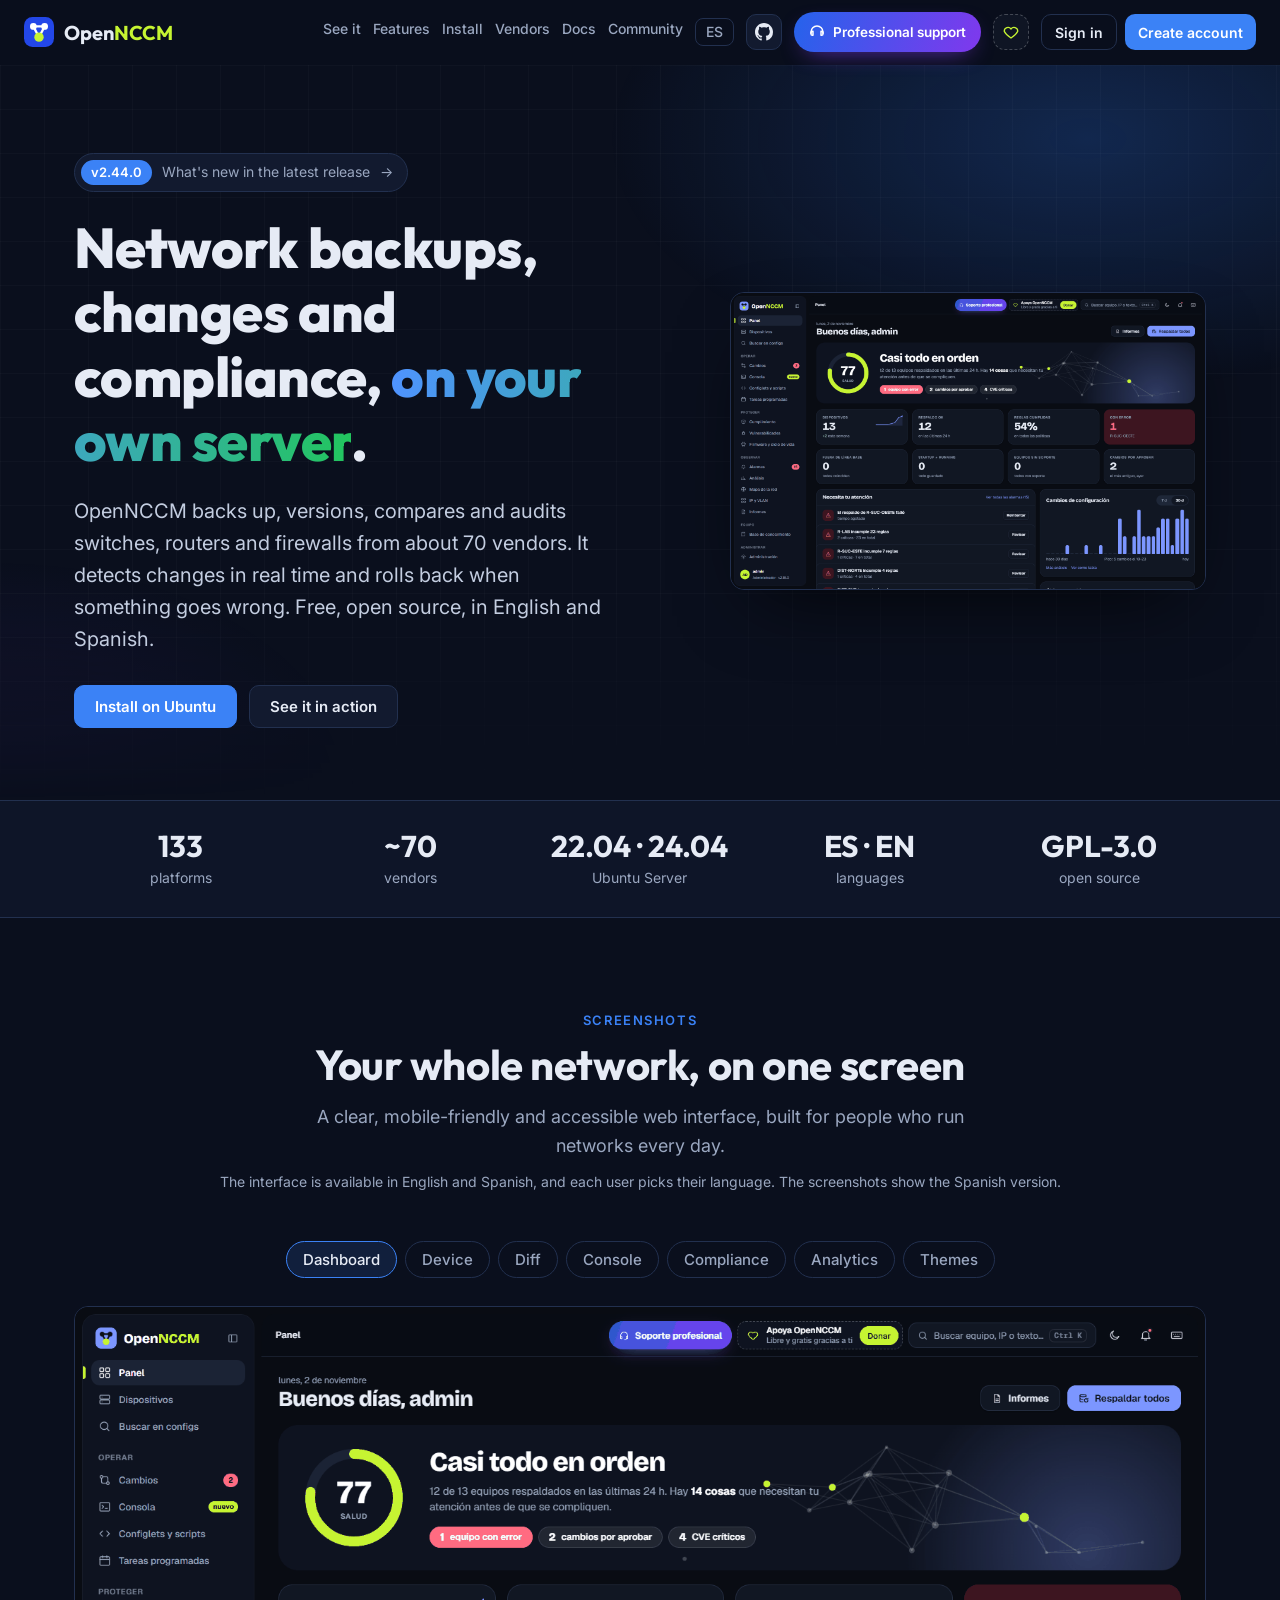
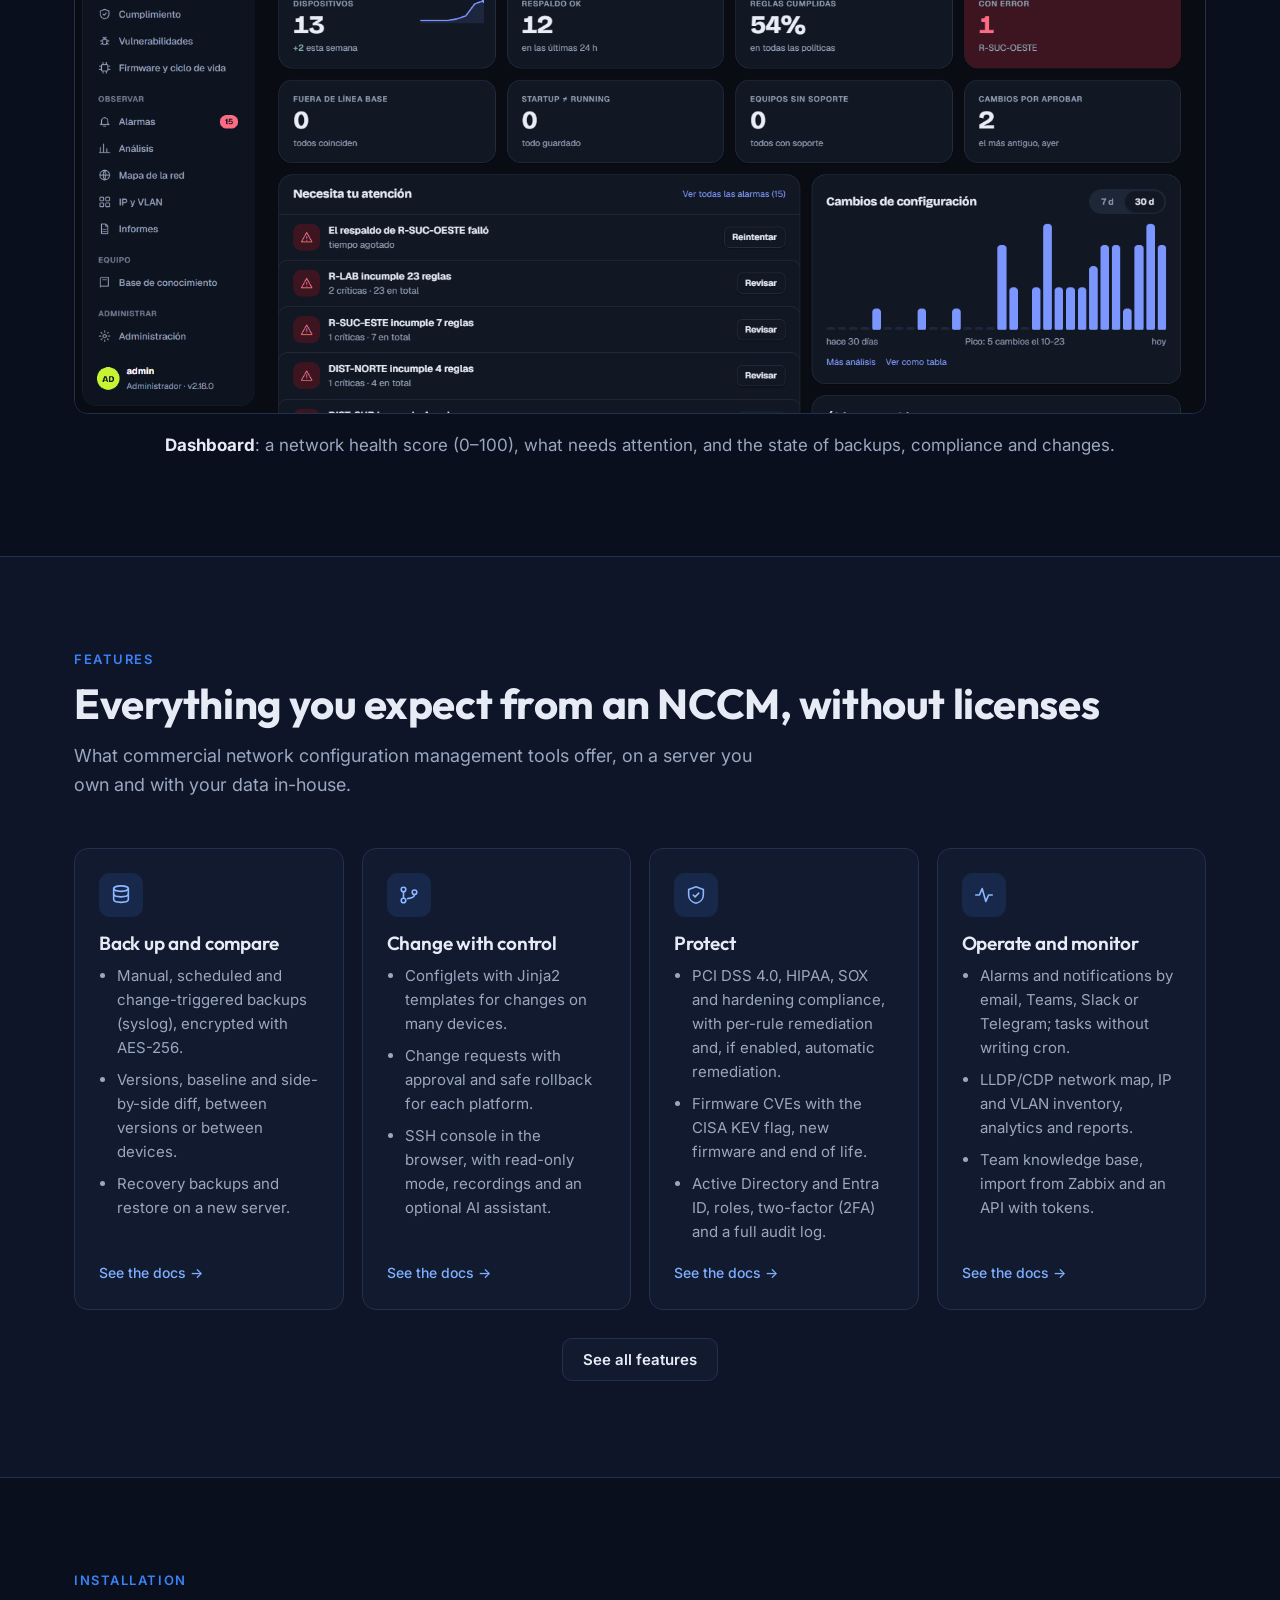
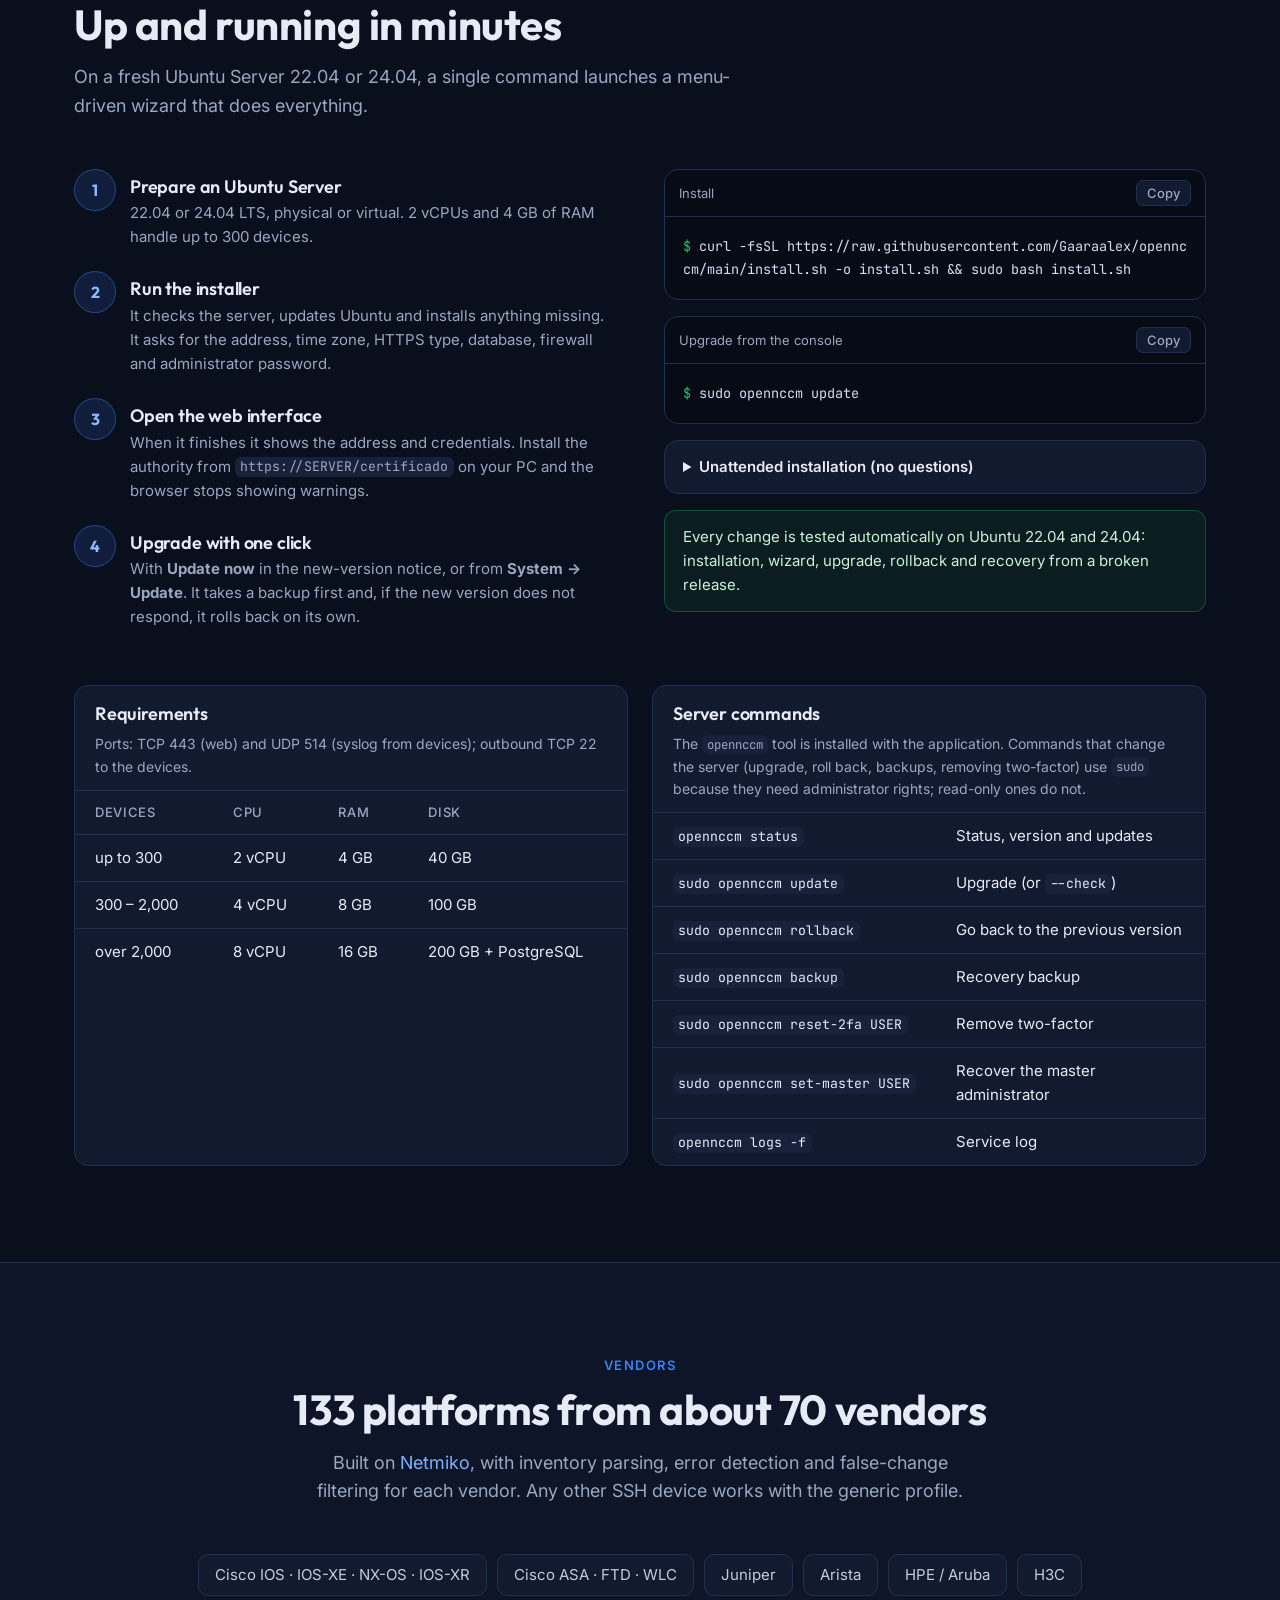
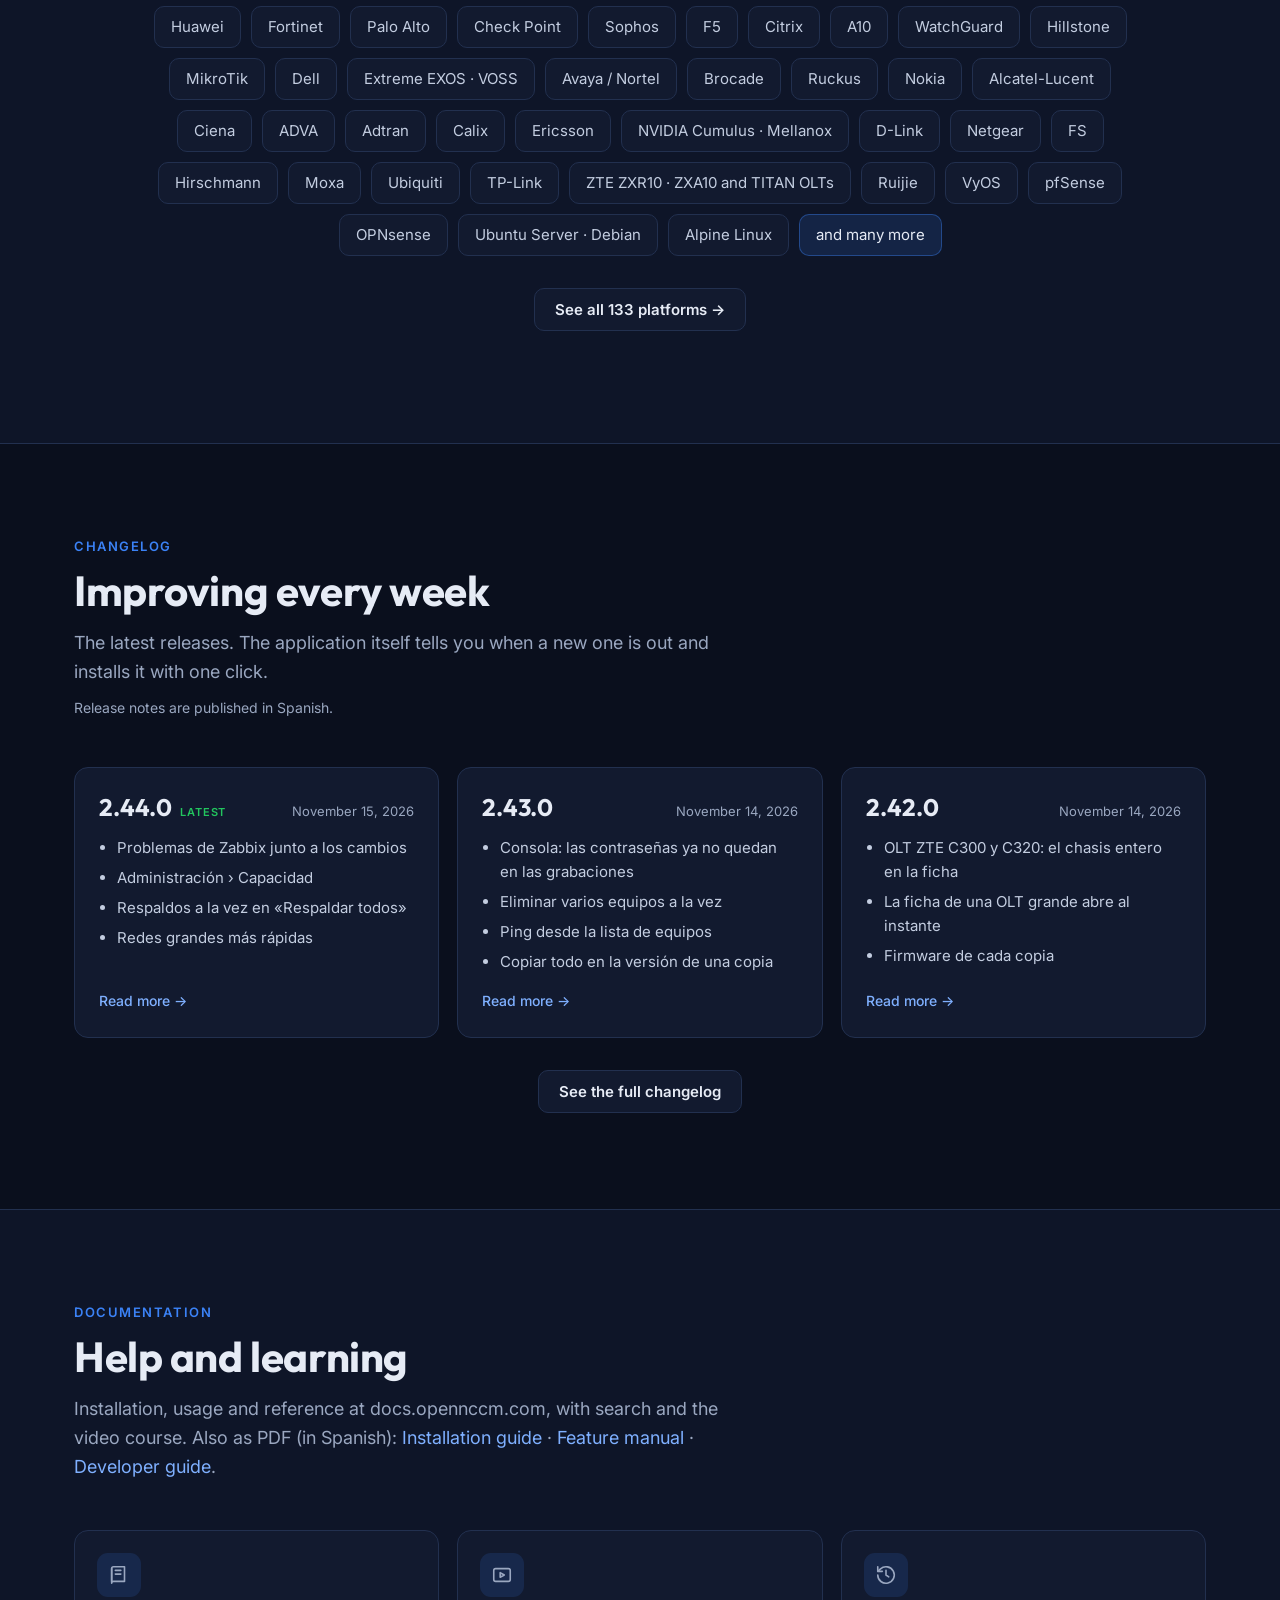
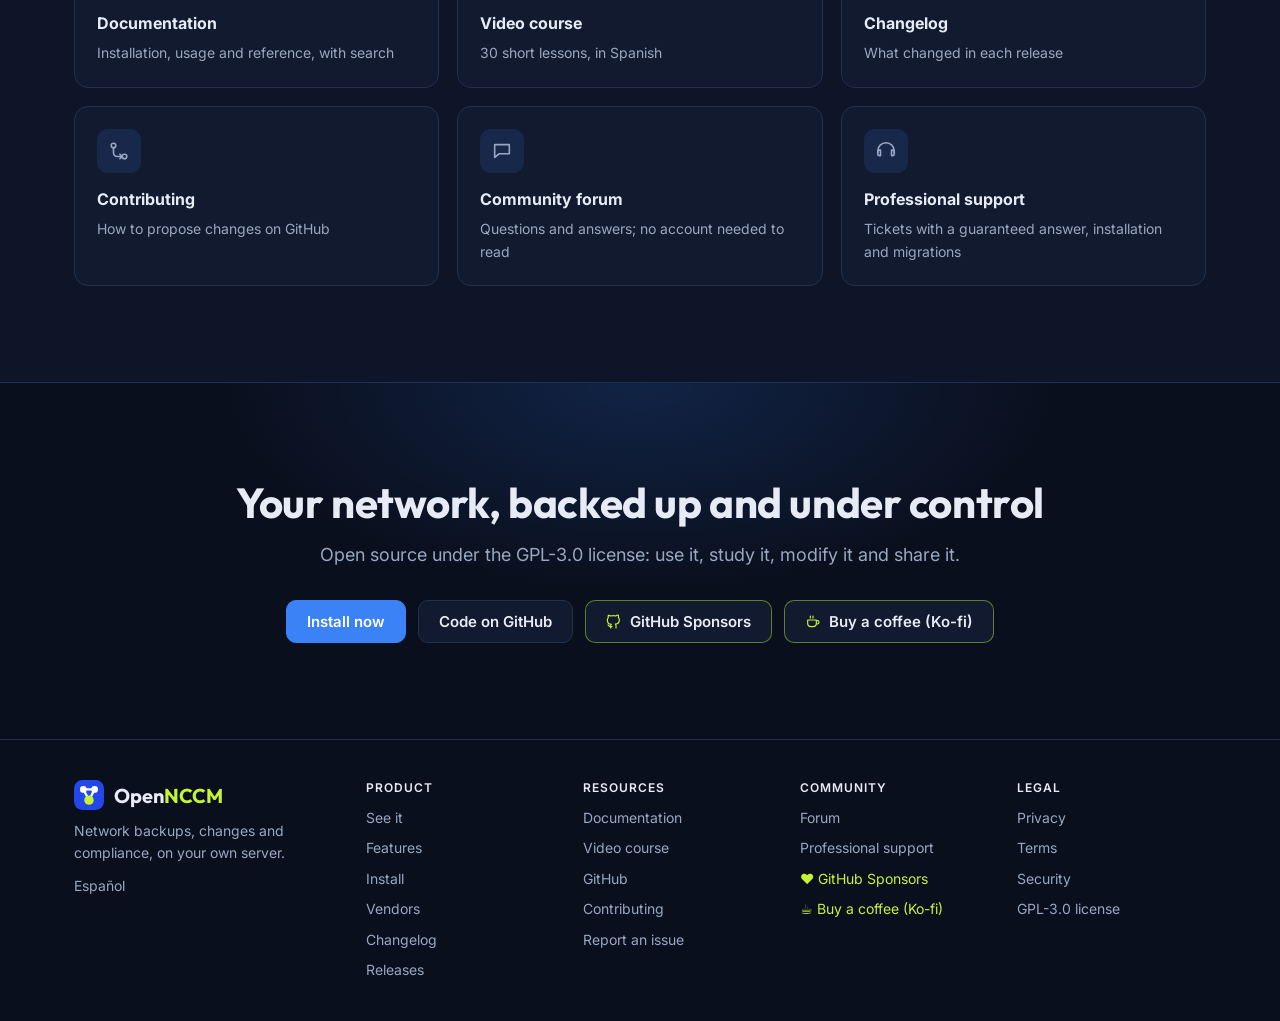
<file: site/en/index.html>
<!doctype html>
<html lang="en" data-base="../">
<head>
<meta charset="utf-8">
<meta name="viewport" content="width=device-width, initial-scale=1">
<title>OpenNCCM · Network backups and compliance, on your own server</title>
<meta name="description" content="OpenNCCM: open-source network configuration and change management (NCCM) for Ubuntu Server. Back up, compare and audit switches, routers and firewalls from about 70 vendors. Free and self-hosted.">
<meta name="theme-color" content="#0a0f1d">
<link rel="icon" href="../img/icon.svg" type="image/svg+xml">
<link rel="canonical" href="https://opennccm.com/en/">
<link rel="alternate" hreflang="es" href="https://opennccm.com/">
<link rel="alternate" hreflang="en" href="https://opennccm.com/en/">
<link rel="alternate" hreflang="x-default" href="https://opennccm.com/en/">
<meta property="og:type" content="website">
<meta property="og:url" content="https://opennccm.com/en/">
<meta property="og:site_name" content="OpenNCCM">
<meta property="og:locale" content="en_US">
<meta property="og:locale:alternate" content="es_ES">
<meta property="og:title" content="OpenNCCM: network backups, changes and compliance">
<meta property="og:description" content="Open-source NCCM for Ubuntu Server. 133 platforms, diff and rollback, PCI/HIPAA/SOX compliance, web SSH console. Free and self-hosted.">
<meta property="og:image" content="https://opennccm.com/img/capturas/hero.png">
<meta property="og:image:width" content="1760">
<meta property="og:image:height" content="860">
<meta name="twitter:card" content="summary_large_image">
<script type="application/ld+json">
{
  "@context": "https://schema.org",
  "@type": "SoftwareApplication",
  "name": "OpenNCCM",
  "url": "https://opennccm.com/en/",
  "description": "Open-source network configuration and change management (NCCM) for Ubuntu Server: backups, diff, rollback, PCI/HIPAA/SOX compliance, firmware and 133 platforms.",
  "applicationCategory": "NetworkingApplication",
  "operatingSystem": "Ubuntu Server 22.04, Ubuntu Server 24.04",
  "license": "https://www.gnu.org/licenses/gpl-3.0.html",
  "inLanguage": "en",
  "image": "https://opennccm.com/img/capturas/hero.png",
  "screenshot": "https://opennccm.com/img/capturas/panel.png",
  "downloadUrl": "https://github.com/Gaaraalex/opennccm/releases",
  "codeRepository": "https://github.com/Gaaraalex/opennccm",
  "offers": { "@type": "Offer", "price": "0", "priceCurrency": "USD" }
}
</script>
<link rel="preconnect" href="https://fonts.googleapis.com">
<link rel="preconnect" href="https://fonts.gstatic.com" crossorigin>
<link href="https://fonts.googleapis.com/css2?family=Inter:wght@400;500;600;700&family=JetBrains+Mono:wght@400;600&family=Outfit:wght@600;700;800&display=swap" rel="stylesheet">
<link rel="stylesheet" href="../css/estilo.css">
</head>
<body>
<a class="saltar" href="#contenido">Skip to content</a>

<header class="barra" id="barra">
  <div class="contenedor">
    <a class="marca" href="./"><img src="../img/icon.svg" alt="" width="30" height="30"><b>Open<span>NCCM</span></b></a>
    <nav class="menu" id="menu" aria-label="Main">
      <a href="#capturas">See it</a>
      <a href="#funciones">Features</a>
      <a href="#instalar">Install</a>
      <a href="#fabricantes">Vendors</a>
      <a class="menu-novedades" href="changelog.html">Changelog</a>
      <a href="https://docs.opennccm.com/en/">Docs</a>
      <a href="https://comunidad.opennccm.com/foro?lang=en">Community</a>
      <a class="idioma" href="../" hreflang="es" lang="es"><span class="idioma-largo">Español</span><span class="idioma-corto" aria-hidden="true">ES</span></a>
      <span class="menu-cuenta" data-occ-cuenta-movil><a class="boton primario" data-occ-entrar href="https://comunidad.opennccm.com/cuenta/entrar?lang=en">Sign in</a><a class="boton" data-occ-crear href="https://comunidad.opennccm.com/cuenta/crear?lang=en">Create account</a></span>
    </nav>
    <a class="boton chico gh-barra" href="https://github.com/Gaaraalex/opennccm" title="GitHub">
      <svg viewBox="0 0 16 16" fill="currentColor" aria-hidden="true"><path d="M8 0C3.58 0 0 3.58 0 8c0 3.54 2.29 6.53 5.47 7.59.4.07.55-.17.55-.38 0-.19-.01-.82-.01-1.49-2.01.37-2.53-.49-2.69-.94-.09-.23-.48-.94-.82-1.13-.28-.15-.68-.52-.01-.53.63-.01 1.08.58 1.23.82.72 1.21 1.87.87 2.33.66.07-.52.28-.87.51-1.07-1.78-.2-3.64-.89-3.64-3.95 0-.87.31-1.59.82-2.15-.08-.2-.36-1.02.08-2.12 0 0 .67-.21 2.2.82.64-.18 1.32-.27 2-.27.68 0 1.36.09 2 .27 1.53-1.04 2.2-.82 2.2-.82.44 1.1.16 1.92.08 2.12.51.56.82 1.27.82 2.15 0 3.07-1.87 3.75-3.65 3.95.29.25.54.73.54 1.48 0 1.07-.01 1.93-.01 2.2 0 .21.15.46.55.38A8.013 8.013 0 0016 8c0-4.42-3.58-8-8-8z"/></svg>
      <span class="gh-txt">GitHub <span class="version-pill" data-version>v1.7.0</span></span>
    </a>
    <a class="btn-soporte" href="https://comunidad.opennccm.com/soporte?lang=en"><svg viewBox="0 0 24 24" fill="none" stroke="currentColor" stroke-width="2.2" stroke-linecap="round" stroke-linejoin="round" aria-hidden="true"><path d="M3 14v-2a9 9 0 0 1 18 0v2"/><path d="M21 15a2 2 0 0 1-2 2h-1v-6h1a2 2 0 0 1 2 2zM3 15a2 2 0 0 0 2 2h1v-6H5a2 2 0 0 0-2 2z"/></svg><span>Professional support</span></a>
    <span class="apoyo-wrap"><button type="button" class="donate" aria-haspopup="true" aria-expanded="false" aria-controls="don-pop" aria-label="Support OpenNCCM: ways to donate" title="Support OpenNCCM"><svg class="ico" viewBox="0 0 24 24" aria-hidden="true" focusable="false"><path d="M12 20s-7-4.4-9-9a5 5 0 0 1 9-3 5 5 0 0 1 9 3c-2 4.6-9 9-9 9z"/></svg><span class="dt"><b>Support OpenNCCM</b><small>Free thanks to you</small></span><span class="dbtn">Donate</span></button>
      <div class="don-pop" id="don-pop" hidden>
        <div class="don-cab"><span class="don-ico"><svg class="ico" viewBox="0 0 24 24" aria-hidden="true" focusable="false"><path d="M12 20s-7-4.4-9-9a5 5 0 0 1 9-3 5 5 0 0 1 9 3c-2 4.6-9 9-9 9z"/></svg></span><b>Support OpenNCCM</b></div>
        <p>OpenNCCM is free software (GPL-3.0). Your support pays for development hours and testing with real devices. Opens in a new tab.</p>
        <a class="dopt" href="https://github.com/sponsors/Gaaraalex" target="_blank" rel="noopener noreferrer"><svg class="ico" viewBox="0 0 24 24" aria-hidden="true" focusable="false"><path d="M9 19c-4 1.5-4-2-6-2.5M15 21v-3.5a3 3 0 0 0-1-2.5c3 0 6-1.5 6-6.5a5 5 0 0 0-1.5-3.5 4.5 4.5 0 0 0-.1-3.5s-1.2-.3-3.9 1.5a13 13 0 0 0-7 0C4.8 1.7 3.6 2 3.6 2a4.5 4.5 0 0 0-.1 3.5A5 5 0 0 0 2 9c0 5 3 6.5 6 6.5a3 3 0 0 0-1 2.5V21"/></svg>GitHub Sponsors<span class="grow"></span><svg class="ico" viewBox="0 0 24 24" aria-hidden="true" focusable="false"><path d="M9 6l6 6-6 6"/></svg></a>
        <a class="dopt" href="https://ko-fi.com/opennccm" target="_blank" rel="noopener noreferrer"><svg class="ico" viewBox="0 0 24 24" aria-hidden="true" focusable="false"><path d="M4 9h13v5a5 5 0 0 1-5 5H9a5 5 0 0 1-5-5zM17 10h1.5a2.5 2.5 0 0 1 0 5H17M8 3v3M12 3v3"/></svg>Buy a coffee (Ko-fi)<span class="grow"></span><svg class="ico" viewBox="0 0 24 24" aria-hidden="true" focusable="false"><path d="M9 6l6 6-6 6"/></svg></a>
      </div></span>
    <span class="occ-cuenta" data-occ-cuenta data-comunidad="https://comunidad.opennccm.com"><a class="occ-entrar" data-occ-entrar href="https://comunidad.opennccm.com/cuenta/entrar?lang=en">Sign in</a><a class="occ-crear" data-occ-crear href="https://comunidad.opennccm.com/cuenta/crear?lang=en">Create account</a></span>
    <span class="occ-avatar-movil" data-occ-avatar-movil></span>
    <button class="abrir-menu" id="abrir-menu" aria-label="Open menu" aria-expanded="false" aria-controls="menu">
      <svg viewBox="0 0 24 24" fill="none" stroke="currentColor" stroke-width="2" stroke-linecap="round" aria-hidden="true"><path d="M4 7h16M4 12h16M4 17h16"/></svg>
    </button>
  </div>
</header>

<main id="contenido">

<section class="portada">
  <div class="contenedor">
    <div>
      <a class="aviso-version" href="changelog.html"><b data-version>v1.7.0</b> <span>What's new in the latest release</span> →</a>
      <h1>Network backups, changes and compliance, <em>on your own server</em>.</h1>
      <p class="lema">OpenNCCM backs up, versions, compares and audits switches, routers and firewalls from about 70 vendors. It detects changes in real time and rolls back when something goes wrong. Free, open source, in English and Spanish.</p>
      <div class="acciones">
        <a class="boton primario" href="#instalar">Install on Ubuntu</a>
        <a class="boton" href="#capturas">See it in action</a>
      </div>
    </div>
    <div class="escena unica">
      <img class="captura" src="../img/capturas/azul/panel.png" alt="OpenNCCM dashboard with the state of the network" width="1600" height="1000">
    </div>
  </div>
</section>

<div class="cifras">
  <ul class="contenedor">
    <li><b>133</b><span>platforms</span></li>
    <li><b>~70</b><span>vendors</span></li>
    <li><b>22.04 · 24.04</b><span>Ubuntu Server</span></li>
    <li><b>ES · EN</b><span>languages</span></li>
    <li><b>GPL-3.0</b><span>open source</span></li>
  </ul>
</div>

<section id="capturas">
  <div class="contenedor">
    <div class="cabecera-seccion centrada">
      <p class="eyebrow">Screenshots</p>
      <h2>Your whole network, on one screen</h2>
      <p class="intro">A clear, mobile-friendly and accessible web interface, built for people who run networks every day.</p>
      <p class="nota-idioma">The interface is available in English and Spanish, and each user picks their language. The screenshots show the Spanish version.</p>
    </div>
    <div class="galeria">
      <div class="pestanas" role="tablist" aria-label="Screenshots">
        <button role="tab" aria-selected="true" data-img="azul/panel" data-txt="<b>Dashboard</b>: a network health score (0–100), what needs attention, and the state of backups, compliance and changes.">Dashboard</button>
        <button role="tab" aria-selected="false" data-img="azul/ficha" data-txt="<b>Device page</b>: inventory (model, serial number and firmware) and the full history of every configuration, organized in tabs.">Device</button>
        <button role="tab" aria-selected="false" data-img="azul/diff" data-txt="<b>Side-by-side diff</b>: a “What changed” summary plus line-by-line detail, between versions or between different devices.">Diff</button>
        <button role="tab" aria-selected="false" data-img="azul/consola" data-txt="<b>SSH console in the browser</b>: reach the device with nothing to install, in a dialog over the page (or its own window), with reconnect, full screen and full auditing.">Console</button>
        <button role="tab" aria-selected="false" data-img="azul/cumplimiento" data-txt="<b>Compliance</b>: PCI DSS, HIPAA, SOX and hardening, with one-click remediation (and approval if required).">Compliance</button>
        <button role="tab" aria-selected="false" data-img="azul/analisis" data-txt="<b>Analytics</b>: activity by source, a day × hour heat map (“when does the network change”), trends and compliance by policy.">Analytics</button>
        <button role="tab" aria-selected="false" data-img="temas" data-txt="<b>3 themes and 7 accents</b>: light, control room (dark) and high contrast, plus automatic, all meeting WCAG 2.1 AA contrast.">Themes</button>
      </div>
      <figure role="tabpanel">
        <img id="captura" src="../img/capturas/azul/panel.png" alt="Dashboard showing the state of the network and the server" width="1600" height="1000">
        <figcaption id="captura-txt"><b>Dashboard</b>: a network health score (0–100), what needs attention, and the state of backups, compliance and changes.</figcaption>
      </figure>
    </div>
  </div>
</section>

<section id="funciones" class="alterna">
  <div class="contenedor">
    <div class="cabecera-seccion">
      <p class="eyebrow">Features</p>
      <h2>Everything you expect from an NCCM, without licenses</h2>
      <p class="intro">What commercial network configuration management tools offer, on a server you own and with your data in-house.</p>
    </div>
    <div class="grupos">
      <article class="grupo"><div class="icono-linea"><svg viewBox="0 0 24 24" aria-hidden="true"><ellipse cx="12" cy="5" rx="8" ry="3"/><path d="M4 5v6c0 1.7 3.6 3 8 3s8-1.3 8-3V5"/><path d="M4 11v6c0 1.7 3.6 3 8 3s8-1.3 8-3v-6"/></svg></div><h3>Back up and compare</h3>
        <ul><li>Manual, scheduled and change-triggered backups (syslog), encrypted with AES-256.</li><li>Versions, baseline and side-by-side diff, between versions or between devices.</li><li>Recovery backups and restore on a new server.</li></ul>
        <a class="ver-docs" href="https://docs.opennccm.com/en/equipos/versiones/">See the docs →</a></article>
      <article class="grupo"><div class="icono-linea"><svg viewBox="0 0 24 24" aria-hidden="true"><circle cx="6" cy="6" r="2.5"/><circle cx="6" cy="18" r="2.5"/><circle cx="18" cy="9" r="2.5"/><path d="M6 8.5v7M18 11.5c0 3-3 4-7.5 4.5"/></svg></div><h3>Change with control</h3>
        <ul><li>Configlets with Jinja2 templates for changes on many devices.</li><li>Change requests with approval and safe rollback for each platform.</li><li>SSH console in the browser, with read-only mode, recordings and an optional AI assistant.</li></ul>
        <a class="ver-docs" href="https://docs.opennccm.com/en/cambios/configlets/">See the docs →</a></article>
      <article class="grupo"><div class="icono-linea"><svg viewBox="0 0 24 24" aria-hidden="true"><path d="M12 3l8 3v6c0 4.5-3.4 8-8 9-4.6-1-8-4.5-8-9V6z"/><path d="M9 12l2 2 4-4"/></svg></div><h3>Protect</h3>
        <ul><li>PCI DSS 4.0, HIPAA, SOX and hardening compliance, with per-rule remediation and, if enabled, automatic remediation.</li><li>Firmware CVEs with the CISA KEV flag, new firmware and end of life.</li><li>Active Directory and Entra ID, roles, two-factor (2FA) and a full audit log.</li></ul>
        <a class="ver-docs" href="https://docs.opennccm.com/en/proteger/cumplimiento/">See the docs →</a></article>
      <article class="grupo"><div class="icono-linea"><svg viewBox="0 0 24 24" aria-hidden="true"><path d="M3 12h4l3-7 4 14 3-7h4"/></svg></div><h3>Operate and monitor</h3>
        <ul><li>Alarms and notifications by email, Teams, Slack or Telegram; tasks without writing cron.</li><li>LLDP/CDP network map, IP and VLAN inventory, analytics and reports.</li><li>Team knowledge base, import from Zabbix and an API with tokens.</li></ul>
        <a class="ver-docs" href="https://docs.opennccm.com/en/observar/alarmas/">See the docs →</a></article>
    </div>
    <details class="todas">
      <summary><span class="boton">See all features</span></summary>
    <div class="rejilla">
      <article class="tarjeta"><div class="icono">💾</div><h3>Backups</h3><p>Manual, scheduled and automatic when a change is detected through syslog; “Back up all” shows its progress and retries only the failed ones. Running and startup configs, encrypted with AES-256. On MikroTik, download the .rsc and the .backup; on WatchGuard, the XML configuration and the full encrypted image (.fxi).</p></article>
      <article class="tarjeta"><div class="icono">🔍</div><h3>Versions and diff</h3><p>Version timeline, tags, baselines and a reference configuration per model and search for text or an IP inside each version. Every backup keeps the firmware the device had and flags when it changed. Side-by-side or unified comparison, between versions or between devices. Every version copied to GitHub, GitLab or Gitea, with passwords masked.</p></article>
      <article class="tarjeta"><div class="icono">🛠️</div><h3>Controlled changes</h3><p>Configlets with Jinja2 templates for bulk changes (ten included each for MikroTik, Extreme EXOS and VOSS, EdgeSwitch, WatchGuard and ArubaOS), change requests with approval, and safe per-platform rollback (MikroTik safe mode, Junos commit confirmed). Changes that would lock OpenNCCM out of a device cannot be approved, and before rebooting devices or shutting ports it shows what loses service.</p></article>
      <article class="tarjeta"><div class="icono">🛡️</div><h3>Compliance</h3><p>Device × policy map, per-rule remediation, optional automatic remediation (verified rules only, in the window you choose and rolled back if something fails) and an editor that tests every rule live. Packs for PCI DSS 4.0, HIPAA, SOX and Cisco IOS, Junos, Extreme VOSS, Ubiquiti, MikroTik, FortiGate, WatchGuard, ArubaOS and Ubuntu/Debian hardening.</p></article>
      <article class="tarjeta"><div class="icono">📦</div><h3>Firmware</h3><p>Know which newer firmware exists for each device and how many vulnerabilities it fixes. Verified download (SHA-256) and remote upgrades for MikroTik (.npk or online) and Ubiquiti (airMAX, airFiber and EdgeRouter), with a check that the device ended up on the new version. Across many devices it goes in batches: it checks free space before copying, the device itself verifies the checksum and, if one fails, the next batches do not start. End of life on one page.</p></article>
      <article class="tarjeta"><div class="icono">🚨</div><h3>Vulnerabilities</h3><p>Firmware CVEs for every device (NVD, 70 device types, also by model), grouped by vulnerability and flagged “actively exploited” from the CISA KEV catalog.</p></article>
      <article class="tarjeta"><div class="icono">🖥️</div><h3>Web console</h3><p>SSH from the browser with colors, autocomplete and a read-only mode. Several sessions at once, the same query across many devices, 758 recipes for every device with a command line (with a “Verified” badge on those tested), favorite commands, recordings (without the passwords typed on the device) and role-based access. Optional AI assistant with your own provider: a chat across the whole system that queries read-only and asks for confirmation before acting.</p></article>
      <article class="tarjeta"><div class="icono">⏰</div><h3>Day-to-day operations</h3><p>Device import from Zabbix by group, Zabbix problems next to each device's changes (to see whether a problem started right after a change), damaged or replaced devices retired with all their history (and the replacement added in the same step), an API with personal tokens, scheduled tasks without writing cron, alarms by severity, and alerts by email, Teams, Slack or Telegram. A team knowledge base: every closed critical alarm is documented with its cause, steps and check.</p></article>
      <article class="tarjeta"><div class="icono">📈</div><h3>Map, inventory and reports</h3><p>Network map built from LLDP/CDP links (and MikroTik devices through RoMON), 10 layouts, nodes by place and new or lost neighbor alerts; MAC or IP search down to the switch and port; a front view of each device with the status of its ports, power supplies and fans (on ZTE C300 and C320 OLTs, the whole chassis with its cards and the online ONUs on each port), IP and VLAN inventory with duplicate warnings, activity by source, a day × hour heat map, trends and compliance by policy; on-screen reports, CSV and scheduled email delivery, unused ports and the network document in PDF or Word.</p></article>
      <article class="tarjeta"><div class="icono">🔐</div><h3>Access and security</h3><p>Sign-in with Active Directory and Microsoft Entra ID (Azure AD), with roles from groups. Admin, operator and viewer roles as templates, with per-user permissions (for example, an operator who does not send configurations), a master administrator who cannot be deleted or locked, device groups, two-factor authentication (TOTP), “Remember me on this device” and a complete audit trail.</p></article>
      <article class="tarjeta"><div class="icono">🎨</div><h3>Polished interface</h3><p>“Signal” design with a sidebar and Ctrl K search, in English and Spanish, and each device with its brand logo (73 brands). Fast with thousands of devices: with 2000, the dashboard loads in 0.4 s and the list travels compressed (200 KB instead of 4 MB). Measured in the load test with 5,000 simulated devices: “Back up all” in 27 minutes (16 at a time) and the dashboard in 0.35 s; the Capacity tab tells you how much your server can handle. Light, dark and high-contrast themes with 7 accent colors; mobile-friendly and accessible (WCAG AA).</p></article>
      <article class="tarjeta"><div class="icono">♻️</div><h3>Recovery</h3><p>Encrypted database backups, SFTP offload, restore onto a new server with its key (SQLite or PostgreSQL), and upgrades that roll back on failure. A device backup can be restored onto another unit of the same model, over SSH or a console cable.</p></article>
    </div>
    </details>
  </div>
</section>

<section id="instalar">
  <div class="contenedor">
    <div class="cabecera-seccion">
      <p class="eyebrow">Installation</p>
      <h2>Up and running in minutes</h2>
      <p class="intro">On a fresh Ubuntu Server 22.04 or 24.04, a single command launches a menu-driven wizard that does everything.</p>
    </div>
    <div class="instalar">
      <ol class="pasos">
        <li><div><h3>Prepare an Ubuntu Server</h3><p>22.04 or 24.04 LTS, physical or virtual. 2 vCPUs and 4 GB of RAM handle up to 300 devices.</p></div></li>
        <li><div><h3>Run the installer</h3><p>It checks the server, updates Ubuntu and installs anything missing. It asks for the address, time zone, HTTPS type, database, firewall and administrator password.</p></div></li>
        <li><div><h3>Open the web interface</h3><p>When it finishes it shows the address and credentials. Install the authority from <code>https://SERVER/certificado</code> on your PC and the browser stops showing warnings.</p></div></li>
        <li><div><h3>Upgrade with one click</h3><p>With <b>Update now</b> in the new-version notice, or from <b>System → Update</b>. It takes a backup first and, if the new version does not respond, it rolls back on its own.</p></div></li>
      </ol>
      <div>
        <div class="terminal">
          <header>Install <button class="copiar" data-copiar="curl -fsSL https://raw.githubusercontent.com/Gaaraalex/opennccm/main/install.sh -o install.sh && sudo bash install.sh">Copy</button></header>
          <pre><span class="p">$ </span>curl -fsSL https://raw.githubusercontent.com/Gaaraalex/opennccm/main/install.sh -o install.sh &amp;&amp; sudo bash install.sh</pre>
        </div>
        <div class="terminal">
          <header>Upgrade from the console <button class="copiar" data-copiar="sudo opennccm update">Copy</button></header>
          <pre><span class="p">$ </span>sudo opennccm update</pre>
        </div>
        <details class="plegable">
          <summary>Unattended installation (no questions)</summary>
          <div>
            <div class="terminal">
              <header>For automation <button class="copiar" data-copiar="curl -fsSL https://raw.githubusercontent.com/Gaaraalex/opennccm/main/install.sh | sudo bash -s -- --unattended --host 10.0.0.5 --admin-pass 'UnaClaveSegura123'">Copy</button></header>
              <pre><span class="p">$ </span>curl -fsSL https://raw.githubusercontent.com/Gaaraalex/opennccm/main/install.sh | \
  sudo bash -s -- --unattended --host 10.0.0.5 --admin-pass 'UnaClaveSegura123'</pre>
            </div>
            <p style="color:var(--muted);font-size:14px;margin:12px 0 0">All options with <code>sudo bash install.sh --help</code>: HTTPS with Let's Encrypt or a self-signed certificate, PostgreSQL, firewall, email, a specific version…</p>
          </div>
        </details>
        <p class="nota">Every change is tested automatically on Ubuntu 22.04 and 24.04: installation, wizard, upgrade, rollback and recovery from a broken release.</p>
      </div>
    </div>

    <div class="dos-col">
      <div class="tabla">
        <h3>Requirements</h3>
        <p>Ports: TCP 443 (web) and UDP 514 (syslog from devices); outbound TCP 22 to the devices.</p>
        <table>
          <thead><tr><th>Devices</th><th>CPU</th><th>RAM</th><th>Disk</th></tr></thead>
          <tbody>
            <tr><td>up to 300</td><td>2 vCPU</td><td>4 GB</td><td>40 GB</td></tr>
            <tr><td>300 – 2,000</td><td>4 vCPU</td><td>8 GB</td><td>100 GB</td></tr>
            <tr><td>over 2,000</td><td>8 vCPU</td><td>16 GB</td><td>200 GB + PostgreSQL</td></tr>
          </tbody>
        </table>
      </div>
      <div class="tabla">
        <h3>Server commands</h3>
        <p>The <code>opennccm</code> tool is installed with the application. Commands that change the server (upgrade, roll back, backups, removing two-factor) use <code>sudo</code> because they need administrator rights; read-only ones do not.</p>
        <table>
          <tbody>
            <tr><td><code>opennccm status</code></td><td>Status, version and updates</td></tr>
            <tr><td><code>sudo opennccm update</code></td><td>Upgrade (or <code>--check</code>)</td></tr>
            <tr><td><code>sudo opennccm rollback</code></td><td>Go back to the previous version</td></tr>
            <tr><td><code>sudo opennccm backup</code></td><td>Recovery backup</td></tr>
            <tr><td><code>sudo opennccm reset-2fa USER</code></td><td>Remove two-factor</td></tr>
            <tr><td><code>sudo opennccm set-master USER</code></td><td>Recover the master administrator</td></tr>
            <tr><td><code>opennccm logs -f</code></td><td>Service log</td></tr>
          </tbody>
        </table>
      </div>
    </div>
  </div>
</section>

<section id="fabricantes" class="alterna">
  <div class="contenedor">
    <div class="cabecera-seccion centrada">
      <p class="eyebrow">Vendors</p>
      <h2>133 platforms from about 70 vendors</h2>
      <p class="intro">Built on <a href="https://github.com/ktbyers/netmiko">Netmiko</a>, with inventory parsing, error detection and false-change filtering for each vendor. Any other SSH device works with the generic profile.</p>
    </div>
    <ul class="nube">
      <li>Cisco IOS · IOS-XE · NX-OS · IOS-XR</li><li>Cisco ASA · FTD · WLC</li><li>Juniper</li><li>Arista</li><li>HPE / Aruba</li><li>H3C</li><li>Huawei</li><li>Fortinet</li><li>Palo Alto</li><li>Check Point</li><li>Sophos</li><li>F5</li><li>Citrix</li><li>A10</li><li>WatchGuard</li><li>Hillstone</li><li>MikroTik</li><li>Dell</li><li>Extreme EXOS · VOSS</li><li>Avaya / Nortel</li><li>Brocade</li><li>Ruckus</li><li>Nokia</li><li>Alcatel-Lucent</li><li>Ciena</li><li>ADVA</li><li>Adtran</li><li>Calix</li><li>Ericsson</li><li>NVIDIA Cumulus · Mellanox</li><li>D-Link</li><li>Netgear</li><li>FS</li><li>Hirschmann</li><li>Moxa</li><li>Ubiquiti</li><li>TP-Link</li><li>ZTE ZXR10 · ZXA10 and TITAN OLTs</li><li>Ruijie</li><li>VyOS</li><li>pfSense</li><li>OPNsense</li><li>Ubuntu Server · Debian</li><li>Alpine Linux</li><li class="mas">and many more</li>
    </ul>
    <p class="centro"><a class="boton" href="https://docs.opennccm.com/en/referencia/plataformas/">See all 133 platforms →</a></p>
  </div>
</section>

<section id="novedades">
  <div class="contenedor">
    <div class="cabecera-seccion">
      <p class="eyebrow">Changelog</p>
      <h2>Improving every week</h2>
      <p class="intro">The latest releases. The application itself tells you when a new one is out and installs it with one click.</p>
      <p class="nota-idioma">Release notes are published in Spanish.</p>
    </div>
    <div class="versiones" id="versiones"></div>
    <div class="centro"><a class="boton" href="changelog.html">See the full changelog</a></div>
  </div>
</section>

<section id="documentacion" class="alterna">
  <div class="contenedor">
    <div class="cabecera-seccion">
      <p class="eyebrow">Documentation</p>
      <h2>Help and learning</h2>
      <p class="intro">Installation, usage and reference at docs.opennccm.com, with search and the video course. Also as PDF (in Spanish): <a href="https://github.com/Gaaraalex/opennccm/raw/main/docs/OpenNCCM-Guia-de-instalacion.pdf" hreflang="es">Installation guide</a> · <a href="https://github.com/Gaaraalex/opennccm/raw/main/docs/OpenNCCM-Manual-de-funciones.pdf" hreflang="es">Feature manual</a> · <a href="https://github.com/Gaaraalex/opennccm/raw/main/docs/OpenNCCM-Guia-del-desarrollador.pdf" hreflang="es">Developer guide</a>.</p>
    </div>
    <div class="docs tres">
      <a class="doc" href="https://docs.opennccm.com/en/"><span class="icono-linea"><svg viewBox="0 0 24 24" aria-hidden="true"><path d="M4 5a2 2 0 0 1 2-2h12v16H6a2 2 0 0 0-2 2z"/><path d="M4 19V5M8 7h6M8 11h6"/></svg></span><b>Documentation</b><span>Installation, usage and reference, with search</span></a>
      <a class="doc" href="https://docs.opennccm.com/en/ayuda/curso/"><span class="icono-linea"><svg viewBox="0 0 24 24" aria-hidden="true"><rect x="3" y="5" width="18" height="14" rx="2"/><path d="M10 9.5v5l4.5-2.5z"/></svg></span><b>Video course</b><span>30 short lessons, in Spanish</span></a>
      <a class="doc" href="changelog.html"><span class="icono-linea"><svg viewBox="0 0 24 24" aria-hidden="true"><path d="M3 12a9 9 0 1 0 3-6.7L3 8"/><path d="M3 3v5h5M12 7v5l3 2"/></svg></span><b>Changelog</b><span>What changed in each release</span></a>
      <a class="doc" href="https://github.com/Gaaraalex/opennccm/blob/main/CONTRIBUTING.md"><span class="icono-linea"><svg viewBox="0 0 24 24" aria-hidden="true"><circle cx="6" cy="6" r="2.5"/><circle cx="18" cy="18" r="2.5"/><path d="M6 8.5V14a4 4 0 0 0 4 4h5.5M13 15.5l2.5 2.5-2.5 2.5"/></svg></span><b>Contributing</b><span>How to propose changes on GitHub</span></a>
      <a class="doc" href="https://comunidad.opennccm.com/foro?lang=en"><span class="icono-linea"><svg viewBox="0 0 24 24" aria-hidden="true"><path d="M4 5h16v10H9l-5 4z"/></svg></span><b>Community forum</b><span>Questions and answers; no account needed to read</span></a>
      <a class="doc" href="https://comunidad.opennccm.com/soporte?lang=en"><span class="icono-linea"><svg viewBox="0 0 24 24" aria-hidden="true"><path d="M3 14v-2a9 9 0 0 1 18 0v2"/><path d="M21 15a2 2 0 0 1-2 2h-1v-6h1a2 2 0 0 1 2 2zM3 15a2 2 0 0 0 2 2h1v-6H5a2 2 0 0 0-2 2z"/></svg></span><b>Professional support</b><span>Tickets with a guaranteed answer, installation and migrations</span></a>
    </div>
  </div>
</section>

<section class="llamada">
  <div class="contenedor">
    <h2>Your network, backed up and under control</h2>
    <p class="intro" style="margin-inline:auto">Open source under the GPL-3.0 license: use it, study it, modify it and share it.</p>
    <div class="acciones">
      <a class="boton primario" href="#instalar">Install now</a>
      <a class="boton" href="https://github.com/Gaaraalex/opennccm">Code on GitHub</a>
      <a class="boton apoyo" href="https://github.com/sponsors/Gaaraalex" target="_blank" rel="noopener noreferrer"><svg class="ico" viewBox="0 0 24 24" aria-hidden="true" focusable="false"><path d="M9 19c-4 1.5-4-2-6-2.5M15 21v-3.5a3 3 0 0 0-1-2.5c3 0 6-1.5 6-6.5a5 5 0 0 0-1.5-3.5 4.5 4.5 0 0 0-.1-3.5s-1.2-.3-3.9 1.5a13 13 0 0 0-7 0C4.8 1.7 3.6 2 3.6 2a4.5 4.5 0 0 0-.1 3.5A5 5 0 0 0 2 9c0 5 3 6.5 6 6.5a3 3 0 0 0-1 2.5V21"/></svg>GitHub Sponsors</a>
      <a class="boton apoyo" href="https://ko-fi.com/opennccm" target="_blank" rel="noopener noreferrer"><svg class="ico" viewBox="0 0 24 24" aria-hidden="true" focusable="false"><path d="M4 9h13v5a5 5 0 0 1-5 5H9a5 5 0 0 1-5-5zM17 10h1.5a2.5 2.5 0 0 1 0 5H17M8 3v3M12 3v3"/></svg>Buy a coffee (Ko-fi)</a>
    </div>
  </div>
</section>

</main>

<footer>
  <div class="contenedor pie-cols">
    <div class="pie-marca"><a class="marca" href="./"><img src="../img/icon.svg" alt="" width="26" height="26"><b>Open<span>NCCM</span></b></a><p>Network backups, changes and compliance, on your own server.</p><a href="../" hreflang="es" lang="es">Español</a></div>
    <nav aria-label="Product"><h2>Product</h2>
      <a href="#capturas">See it</a><a href="#funciones">Features</a><a href="#instalar">Install</a><a href="#fabricantes">Vendors</a><a href="changelog.html">Changelog</a><a href="https://github.com/Gaaraalex/opennccm/releases">Releases</a></nav>
    <nav aria-label="Resources"><h2>Resources</h2>
      <a href="https://docs.opennccm.com/en/">Documentation</a><a href="https://docs.opennccm.com/en/ayuda/curso/">Video course</a><a href="https://github.com/Gaaraalex/opennccm">GitHub</a><a href="https://github.com/Gaaraalex/opennccm/blob/main/CONTRIBUTING.md">Contributing</a><a href="https://github.com/Gaaraalex/opennccm/issues">Report an issue</a></nav>
    <nav aria-label="Community"><h2>Community</h2>
      <a href="https://comunidad.opennccm.com/foro?lang=en">Forum</a><a href="https://comunidad.opennccm.com/soporte?lang=en">Professional support</a><a class="apoyo" href="https://github.com/sponsors/Gaaraalex" target="_blank" rel="noopener noreferrer">♥ GitHub Sponsors</a><a class="apoyo" href="https://ko-fi.com/opennccm" target="_blank" rel="noopener noreferrer">☕ Buy a coffee (Ko-fi)</a></nav>
    <nav aria-label="Legal"><h2>Legal</h2>
      <a href="https://comunidad.opennccm.com/privacidad?lang=en">Privacy</a><a href="https://comunidad.opennccm.com/terminos?lang=en">Terms</a><a href="https://github.com/Gaaraalex/opennccm/blob/main/SECURITY.md">Security</a><a href="https://github.com/Gaaraalex/opennccm/blob/main/LICENSE">GPL-3.0 license</a></nav>
  </div>
</footer>

<script src="../js/web.js" defer></script>
<script src="../js/cuenta-opennccm.js" defer></script>
<!-- Cloudflare Web Analytics --><script type='module' src='https://static.cloudflareinsights.com/beacon.min.js' data-cf-beacon='{"token": "1646927036564b80bdd721edd959deb6"}'></script><!-- End Cloudflare Web Analytics -->
</body>
</html>
</file>
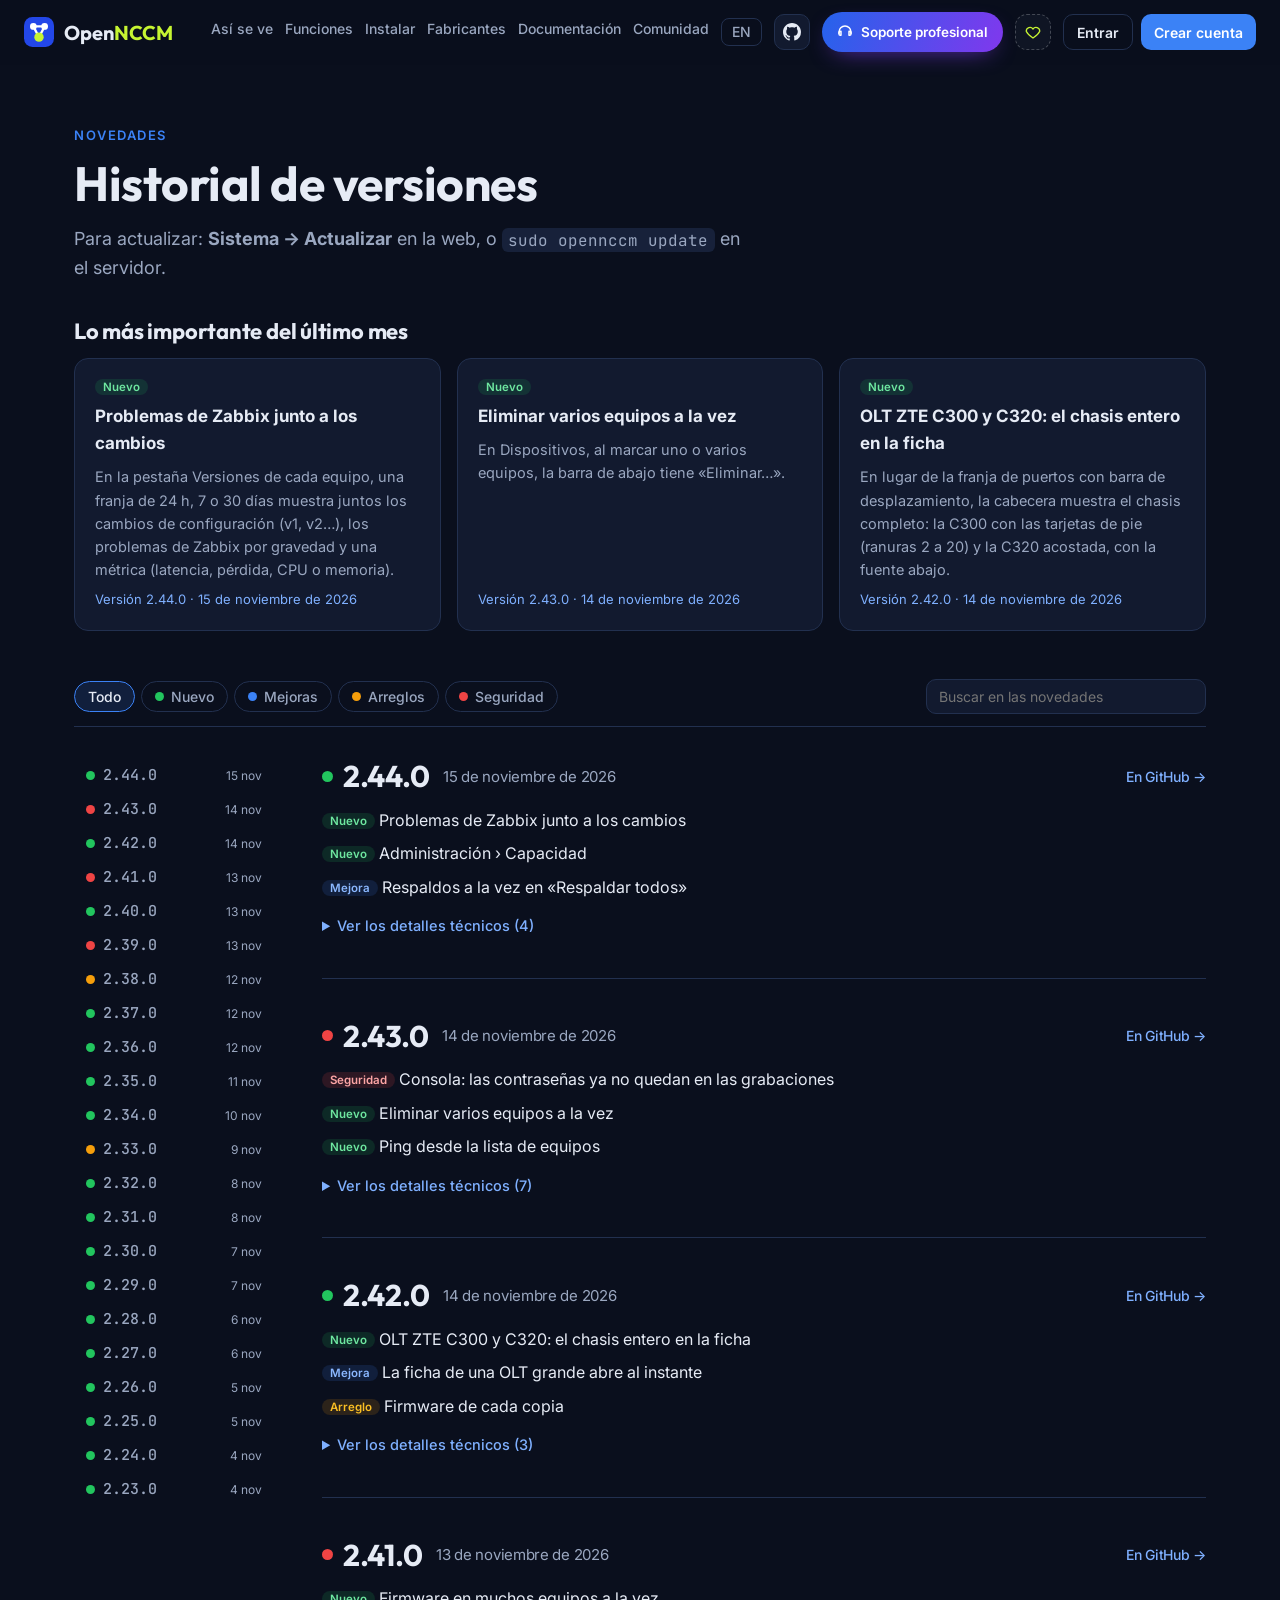
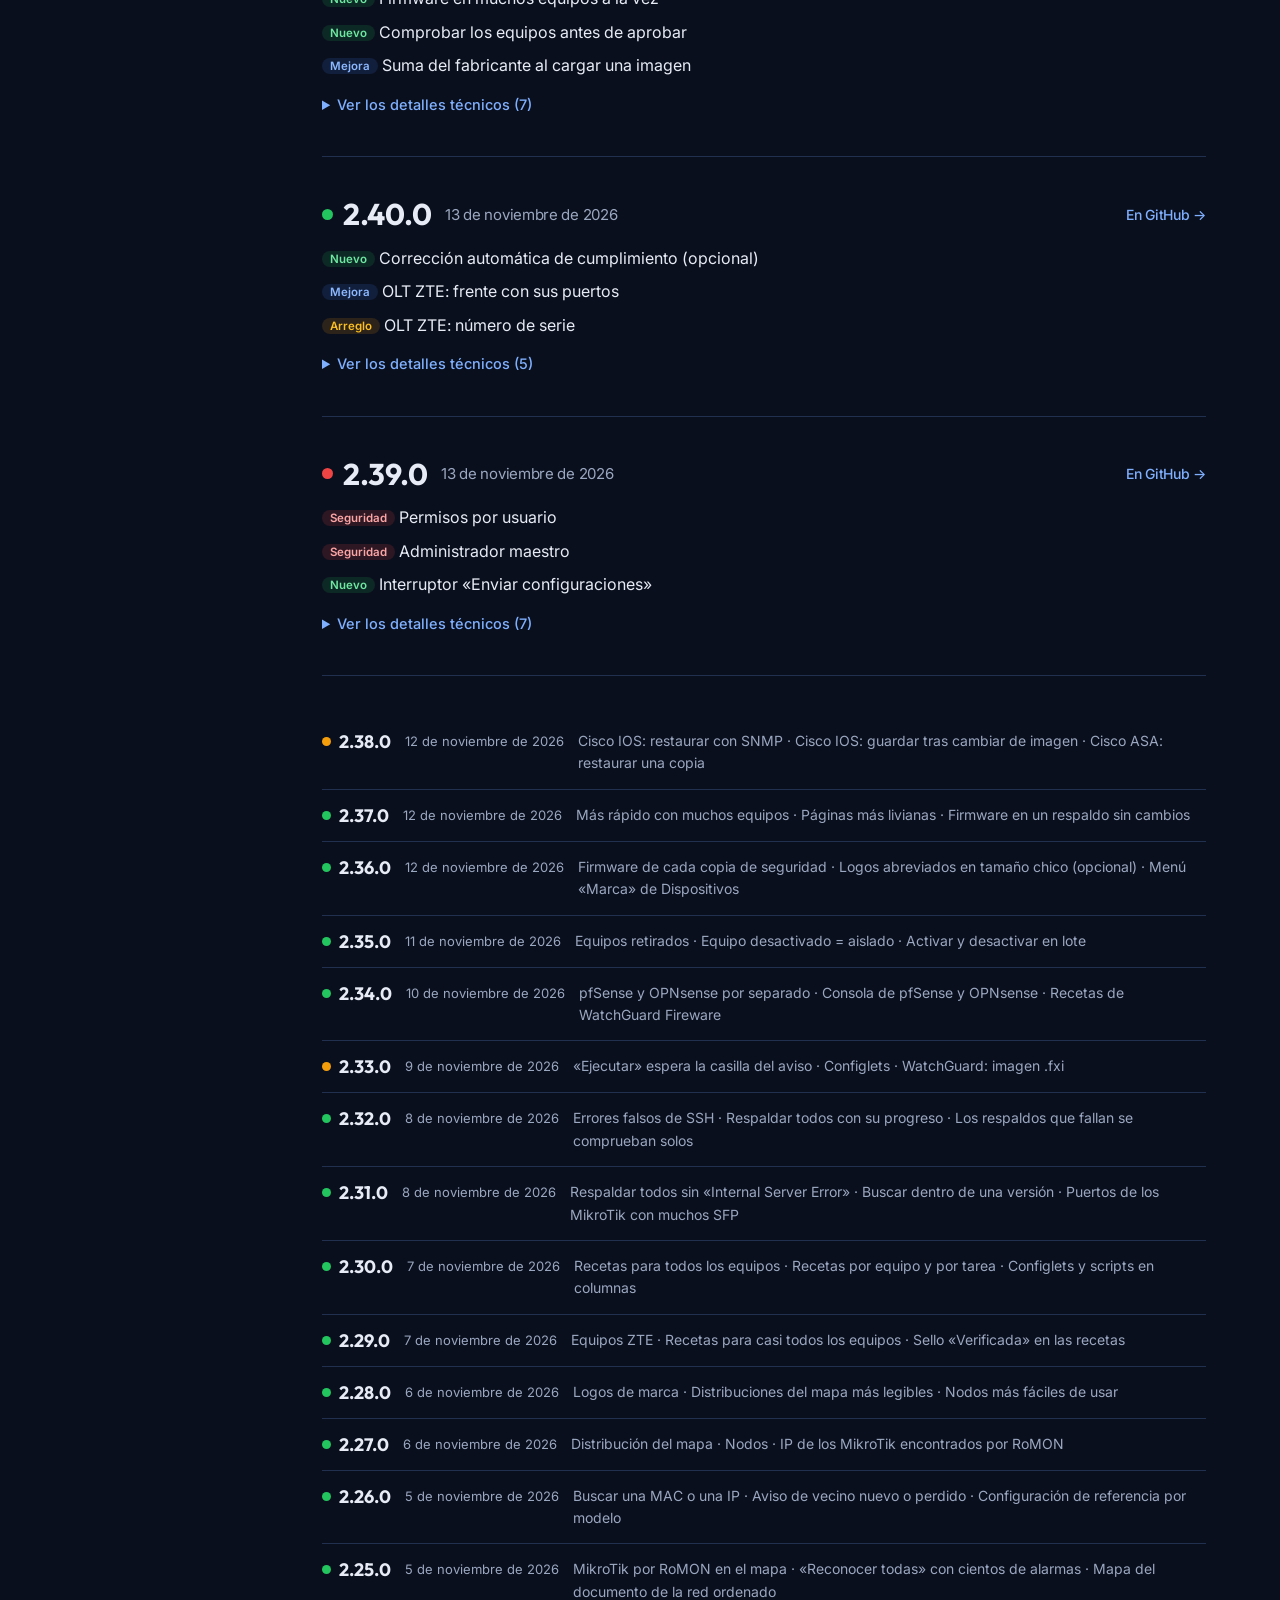
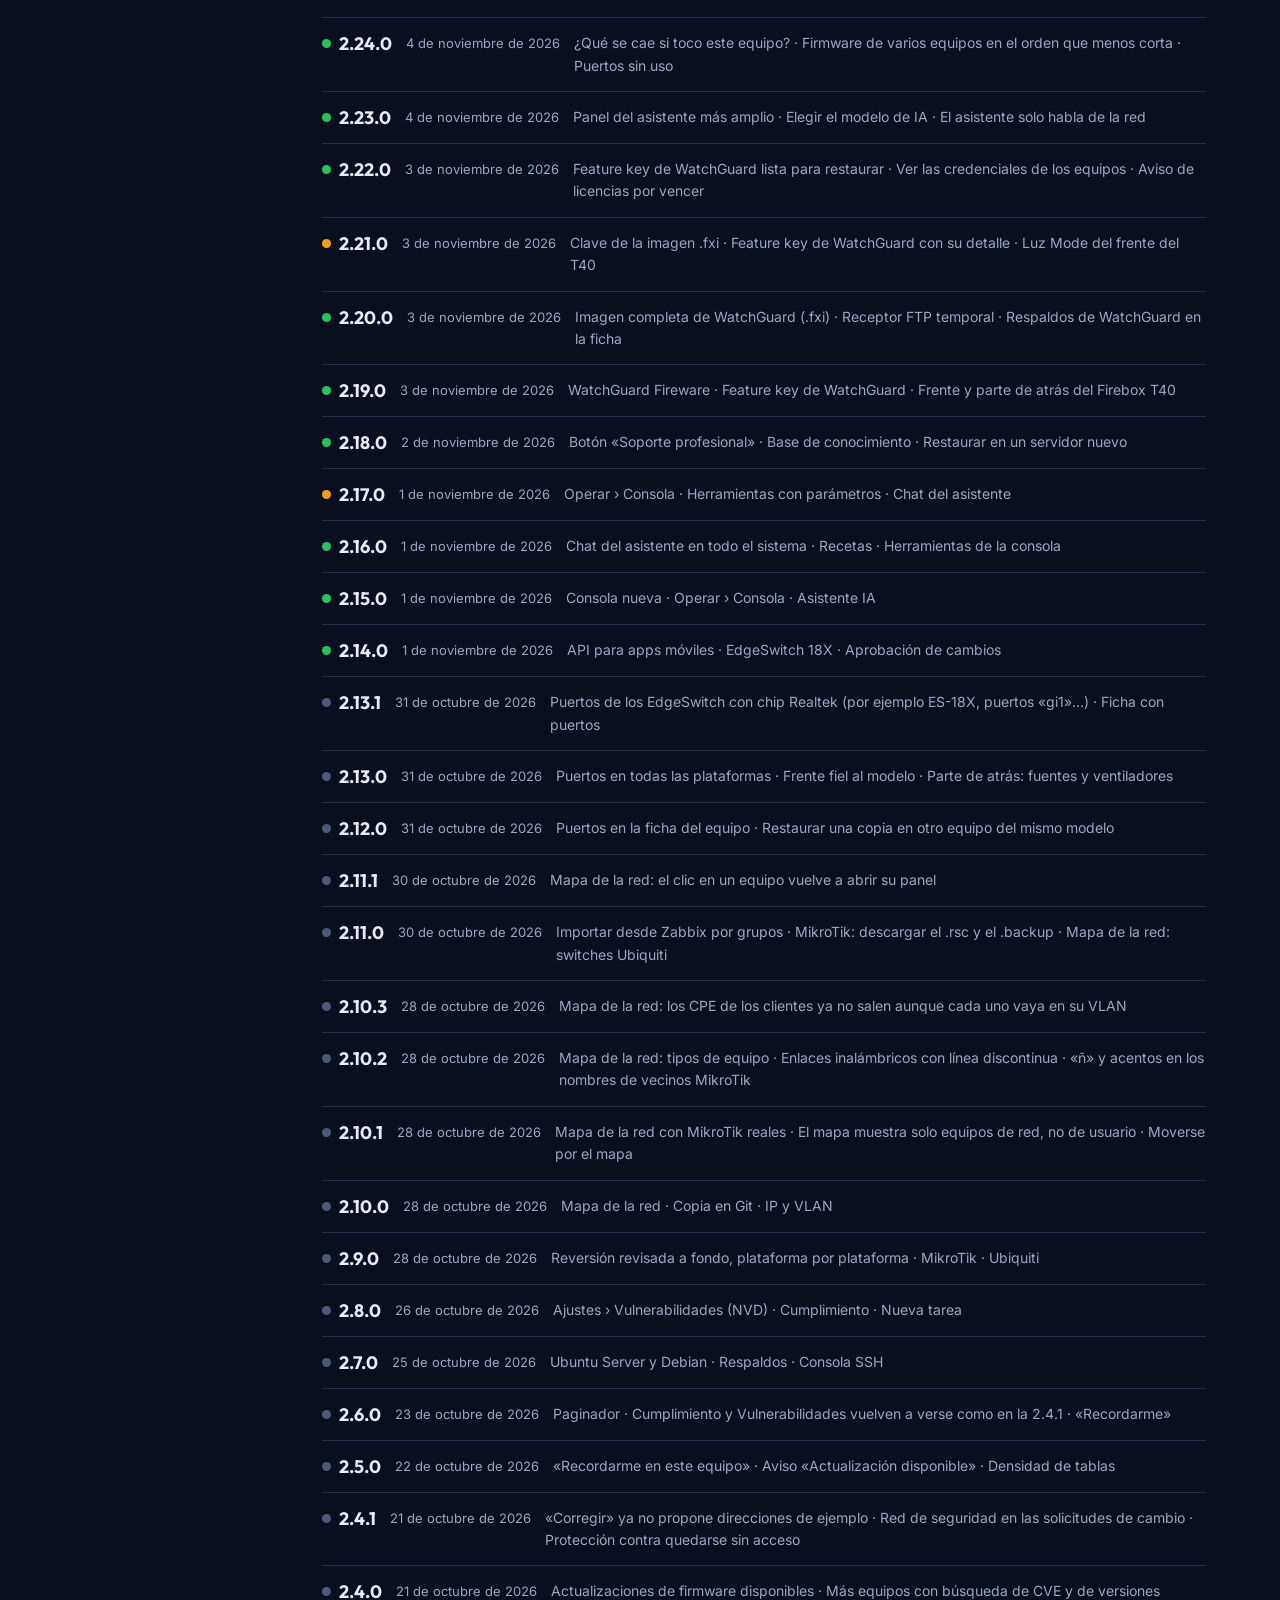
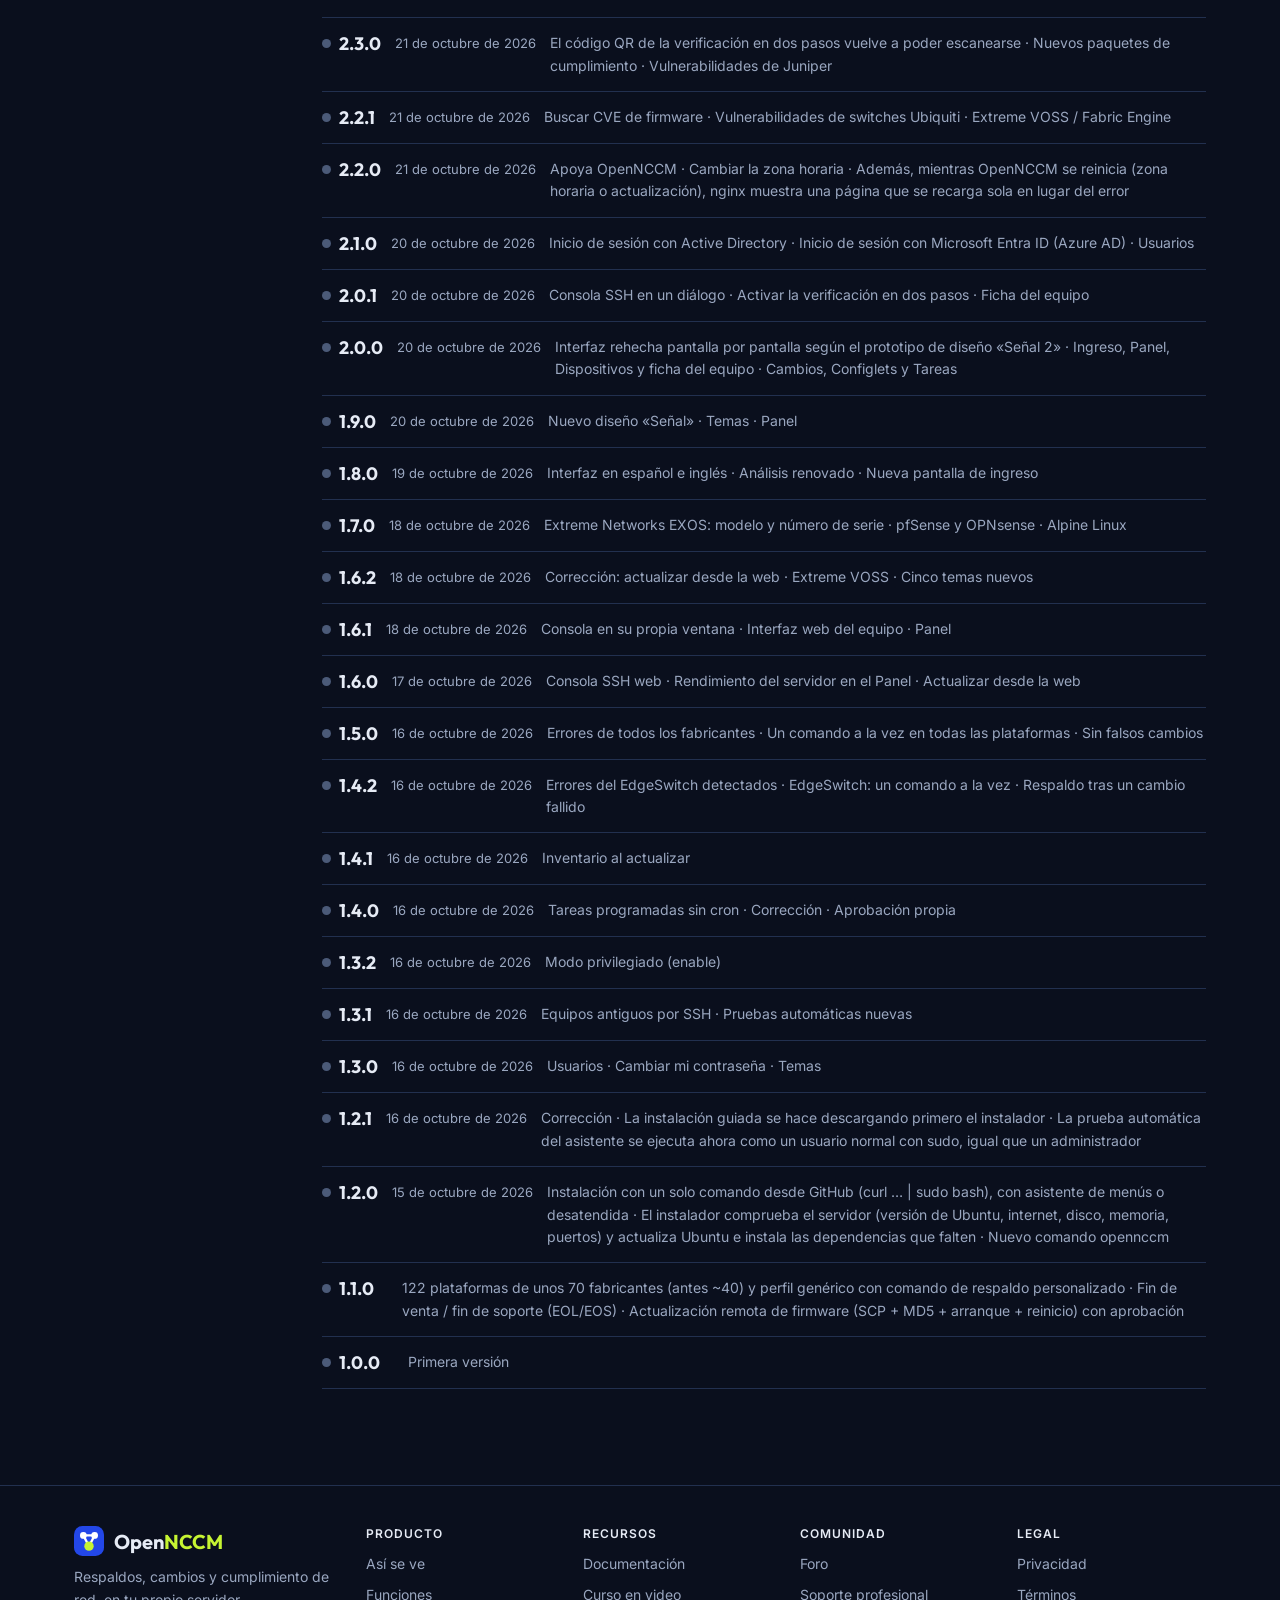
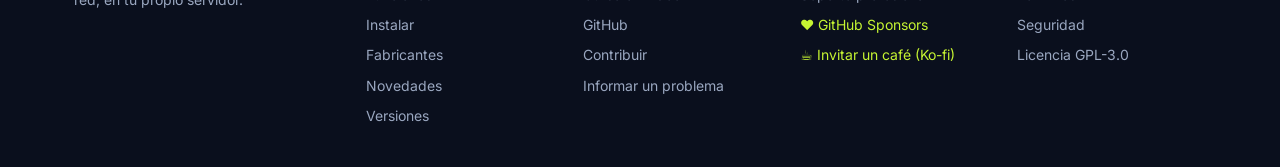
<file: site/novedades.html>
<!doctype html>
<html lang="es">
<head>
<meta charset="utf-8">
<meta name="viewport" content="width=device-width, initial-scale=1">
<title>Novedades · OpenNCCM</title>
<meta name="description" content="Historial de versiones de OpenNCCM: qué cambió en cada versión.">
<meta name="theme-color" content="#0a0f1d">
<link rel="icon" href="img/icon.svg" type="image/svg+xml">
<link rel="canonical" href="https://opennccm.com/novedades.html">
<link rel="alternate" hreflang="es" href="https://opennccm.com/novedades.html">
<link rel="alternate" hreflang="en" href="https://opennccm.com/en/changelog.html">
<link rel="alternate" hreflang="x-default" href="https://opennccm.com/en/changelog.html">
<meta property="og:type" content="website">
<meta property="og:url" content="https://opennccm.com/novedades.html">
<meta property="og:title" content="Novedades de OpenNCCM">
<meta property="og:description" content="Historial de versiones de OpenNCCM: qué cambió en cada versión.">
<meta property="og:image" content="https://opennccm.com/img/capturas/hero.png">
<link rel="preconnect" href="https://fonts.googleapis.com">
<link rel="preconnect" href="https://fonts.gstatic.com" crossorigin>
<link href="https://fonts.googleapis.com/css2?family=Inter:wght@400;500;600;700&family=JetBrains+Mono:wght@400;600&family=Outfit:wght@600;700;800&display=swap" rel="stylesheet">
<link rel="stylesheet" href="css/estilo.css">
</head>
<body>
<a class="saltar" href="#contenido">Saltar al contenido</a>

<header class="barra con-borde" id="barra">
  <div class="contenedor">
    <a class="marca" href="./"><img src="img/icon.svg" alt="" width="30" height="30"><b>Open<span>NCCM</span></b></a>
    <nav class="menu" id="menu" aria-label="Principal">
      <a href="./#capturas">Así se ve</a>
      <a href="./#funciones">Funciones</a>
      <a href="./#instalar">Instalar</a>
      <a href="./#fabricantes">Fabricantes</a>
      <a class="menu-novedades" href="novedades.html" aria-current="page">Novedades</a>
      <a href="https://docs.opennccm.com/">Documentación</a>
      <a href="https://comunidad.opennccm.com/foro">Comunidad</a>
      <a class="idioma" href="en/changelog.html" hreflang="en" lang="en"><span class="idioma-largo">English</span><span class="idioma-corto" aria-hidden="true">EN</span></a>
      <span class="menu-cuenta" data-occ-cuenta-movil><a class="boton primario" data-occ-entrar href="https://comunidad.opennccm.com/cuenta/entrar">Entrar</a><a class="boton" data-occ-crear href="https://comunidad.opennccm.com/cuenta/crear">Crear cuenta</a></span>
    </nav>
    <a class="boton chico gh-barra" href="https://github.com/Gaaraalex/opennccm/releases" title="Versiones en GitHub"><svg viewBox="0 0 16 16" fill="currentColor" aria-hidden="true"><path d="M8 0C3.58 0 0 3.58 0 8c0 3.54 2.29 6.53 5.47 7.59.4.07.55-.17.55-.38 0-.19-.01-.82-.01-1.49-2.01.37-2.53-.49-2.69-.94-.09-.23-.48-.94-.82-1.13-.28-.15-.68-.52-.01-.53.63-.01 1.08.58 1.23.82.72 1.21 1.87.87 2.33.66.07-.52.28-.87.51-1.07-1.78-.2-3.64-.89-3.64-3.95 0-.87.31-1.59.82-2.15-.08-.2-.36-1.02.08-2.12 0 0 .67-.21 2.2.82.64-.18 1.32-.27 2-.27.68 0 1.36.09 2 .27 1.53-1.04 2.2-.82 2.2-.82.44 1.1.16 1.92.08 2.12.51.56.82 1.27.82 2.15 0 3.07-1.87 3.75-3.65 3.95.29.25.54.73.54 1.48 0 1.07-.01 1.93-.01 2.2 0 .21.15.46.55.38A8.013 8.013 0 0016 8c0-4.42-3.58-8-8-8z"/></svg><span class="gh-txt">Versiones en GitHub <span class="version-pill" data-version>v1.7.0</span></span></a>
    <a class="btn-soporte" href="https://comunidad.opennccm.com/soporte"><svg viewBox="0 0 24 24" fill="none" stroke="currentColor" stroke-width="2.2" stroke-linecap="round" stroke-linejoin="round" aria-hidden="true"><path d="M3 14v-2a9 9 0 0 1 18 0v2"/><path d="M21 15a2 2 0 0 1-2 2h-1v-6h1a2 2 0 0 1 2 2zM3 15a2 2 0 0 0 2 2h1v-6H5a2 2 0 0 0-2 2z"/></svg><span>Soporte profesional</span></a>
    <span class="apoyo-wrap"><button type="button" class="donate" aria-haspopup="true" aria-expanded="false" aria-controls="don-pop" aria-label="Apoya OpenNCCM: formas de donar" title="Apoya OpenNCCM"><svg class="ico" viewBox="0 0 24 24" aria-hidden="true" focusable="false"><path d="M12 20s-7-4.4-9-9a5 5 0 0 1 9-3 5 5 0 0 1 9 3c-2 4.6-9 9-9 9z"/></svg><span class="dt"><b>Apoya OpenNCCM</b><small>Libre y gratis gracias a ti</small></span><span class="dbtn">Donar</span></button>
      <div class="don-pop" id="don-pop" hidden>
        <div class="don-cab"><span class="don-ico"><svg class="ico" viewBox="0 0 24 24" aria-hidden="true" focusable="false"><path d="M12 20s-7-4.4-9-9a5 5 0 0 1 9-3 5 5 0 0 1 9 3c-2 4.6-9 9-9 9z"/></svg></span><b>Apoya OpenNCCM</b></div>
        <p>OpenNCCM es libre y gratis (GPL-3.0). Tu aporte paga horas de desarrollo y pruebas con equipos reales. Se abre en una pestaña nueva.</p>
        <a class="dopt" href="https://github.com/sponsors/Gaaraalex" target="_blank" rel="noopener noreferrer"><svg class="ico" viewBox="0 0 24 24" aria-hidden="true" focusable="false"><path d="M9 19c-4 1.5-4-2-6-2.5M15 21v-3.5a3 3 0 0 0-1-2.5c3 0 6-1.5 6-6.5a5 5 0 0 0-1.5-3.5 4.5 4.5 0 0 0-.1-3.5s-1.2-.3-3.9 1.5a13 13 0 0 0-7 0C4.8 1.7 3.6 2 3.6 2a4.5 4.5 0 0 0-.1 3.5A5 5 0 0 0 2 9c0 5 3 6.5 6 6.5a3 3 0 0 0-1 2.5V21"/></svg>GitHub Sponsors<span class="grow"></span><svg class="ico" viewBox="0 0 24 24" aria-hidden="true" focusable="false"><path d="M9 6l6 6-6 6"/></svg></a>
        <a class="dopt" href="https://ko-fi.com/opennccm" target="_blank" rel="noopener noreferrer"><svg class="ico" viewBox="0 0 24 24" aria-hidden="true" focusable="false"><path d="M4 9h13v5a5 5 0 0 1-5 5H9a5 5 0 0 1-5-5zM17 10h1.5a2.5 2.5 0 0 1 0 5H17M8 3v3M12 3v3"/></svg>Invitar un café (Ko-fi)<span class="grow"></span><svg class="ico" viewBox="0 0 24 24" aria-hidden="true" focusable="false"><path d="M9 6l6 6-6 6"/></svg></a>
      </div></span>
    <span class="occ-cuenta" data-occ-cuenta data-comunidad="https://comunidad.opennccm.com"><a class="occ-entrar" data-occ-entrar href="https://comunidad.opennccm.com/cuenta/entrar">Entrar</a><a class="occ-crear" data-occ-crear href="https://comunidad.opennccm.com/cuenta/crear">Crear cuenta</a></span>
    <span class="occ-avatar-movil" data-occ-avatar-movil></span>
    <button class="abrir-menu" id="abrir-menu" aria-label="Abrir menú" aria-expanded="false" aria-controls="menu">
      <svg viewBox="0 0 24 24" fill="none" stroke="currentColor" stroke-width="2" stroke-linecap="round" aria-hidden="true"><path d="M4 7h16M4 12h16M4 17h16"/></svg>
    </button>
  </div>
</header>

<main id="contenido" class="contenedor">
  <div style="padding-top:64px">
    <p class="eyebrow">Novedades</p>
    <h1 style="font-size:clamp(34px,5vw,48px)">Historial de versiones</h1>
    <p class="intro">Para actualizar: <b>Sistema → Actualizar</b> en la web, o <code>sudo opennccm update</code> en el servidor.</p>
  </div>
  <section class="nov-mes" aria-labelledby="nov-mes-tit"><h2 id="nov-mes-tit">Lo más importante del último mes</h2><div id="nov-mes" class="nov-mes-tarjetas"></div></section>
  <div class="nov-filtros" role="search">
    <div class="nov-tipos" role="group" aria-label="Filtrar por tipo">
      <button type="button" data-tipo="" aria-pressed="true">Todo</button><button type="button" data-tipo="nuevo" aria-pressed="false"><i class="punto nuevo"></i>Nuevo</button><button type="button" data-tipo="mejora" aria-pressed="false"><i class="punto mejora"></i>Mejoras</button><button type="button" data-tipo="arreglo" aria-pressed="false"><i class="punto arreglo"></i>Arreglos</button><button type="button" data-tipo="seguridad" aria-pressed="false"><i class="punto seguridad"></i>Seguridad</button>
    </div>
    <label class="nov-buscar"><span class="oculto">Buscar en las novedades</span><input type="search" id="nov-q" placeholder="Buscar en las novedades" autocomplete="off"></label>
  </div>
  <div class="historial">
    <details class="nov-indice" open><summary>Ir a una versión <span data-n></span></summary><nav id="indice" aria-label="Versiones"></nav></details>
    <div id="historial"><p style="color:var(--muted)">Cargando…</p></div>
  </div>
</main>

<footer>
  <div class="contenedor pie-cols">
    <div class="pie-marca"><a class="marca" href="./"><img src="img/icon.svg" alt="" width="26" height="26"><b>Open<span>NCCM</span></b></a><p>Respaldos, cambios y cumplimiento de red, en tu propio servidor.</p></div>
    <nav aria-label="Producto"><h2>Producto</h2>
      <a href="./#capturas">Así se ve</a><a href="./#funciones">Funciones</a><a href="./#instalar">Instalar</a><a href="./#fabricantes">Fabricantes</a><a href="novedades.html">Novedades</a><a href="https://github.com/Gaaraalex/opennccm/releases">Versiones</a></nav>
    <nav aria-label="Recursos"><h2>Recursos</h2>
      <a href="https://docs.opennccm.com/">Documentación</a><a href="https://docs.opennccm.com/ayuda/curso/">Curso en video</a><a href="https://github.com/Gaaraalex/opennccm">GitHub</a><a href="https://github.com/Gaaraalex/opennccm/blob/main/CONTRIBUTING.md">Contribuir</a><a href="https://github.com/Gaaraalex/opennccm/issues">Informar un problema</a></nav>
    <nav aria-label="Comunidad"><h2>Comunidad</h2>
      <a href="https://comunidad.opennccm.com/foro">Foro</a><a href="https://comunidad.opennccm.com/soporte">Soporte profesional</a><a class="apoyo" href="https://github.com/sponsors/Gaaraalex" target="_blank" rel="noopener noreferrer">♥ GitHub Sponsors</a><a class="apoyo" href="https://ko-fi.com/opennccm" target="_blank" rel="noopener noreferrer">☕ Invitar un café (Ko-fi)</a></nav>
    <nav aria-label="Legal"><h2>Legal</h2>
      <a href="https://comunidad.opennccm.com/privacidad">Privacidad</a><a href="https://comunidad.opennccm.com/terminos">Términos</a><a href="https://github.com/Gaaraalex/opennccm/blob/main/SECURITY.md">Seguridad</a><a href="https://github.com/Gaaraalex/opennccm/blob/main/LICENSE">Licencia GPL-3.0</a></nav>
  </div>
</footer>

<script src="js/web.js" defer></script>
<script src="js/cuenta-opennccm.js" defer></script>
<!-- Cloudflare Web Analytics --><script type='module' src='https://static.cloudflareinsights.com/beacon.min.js' data-cf-beacon='{"token": "1646927036564b80bdd721edd959deb6"}'></script><!-- End Cloudflare Web Analytics -->
</body>
</html>
</file>
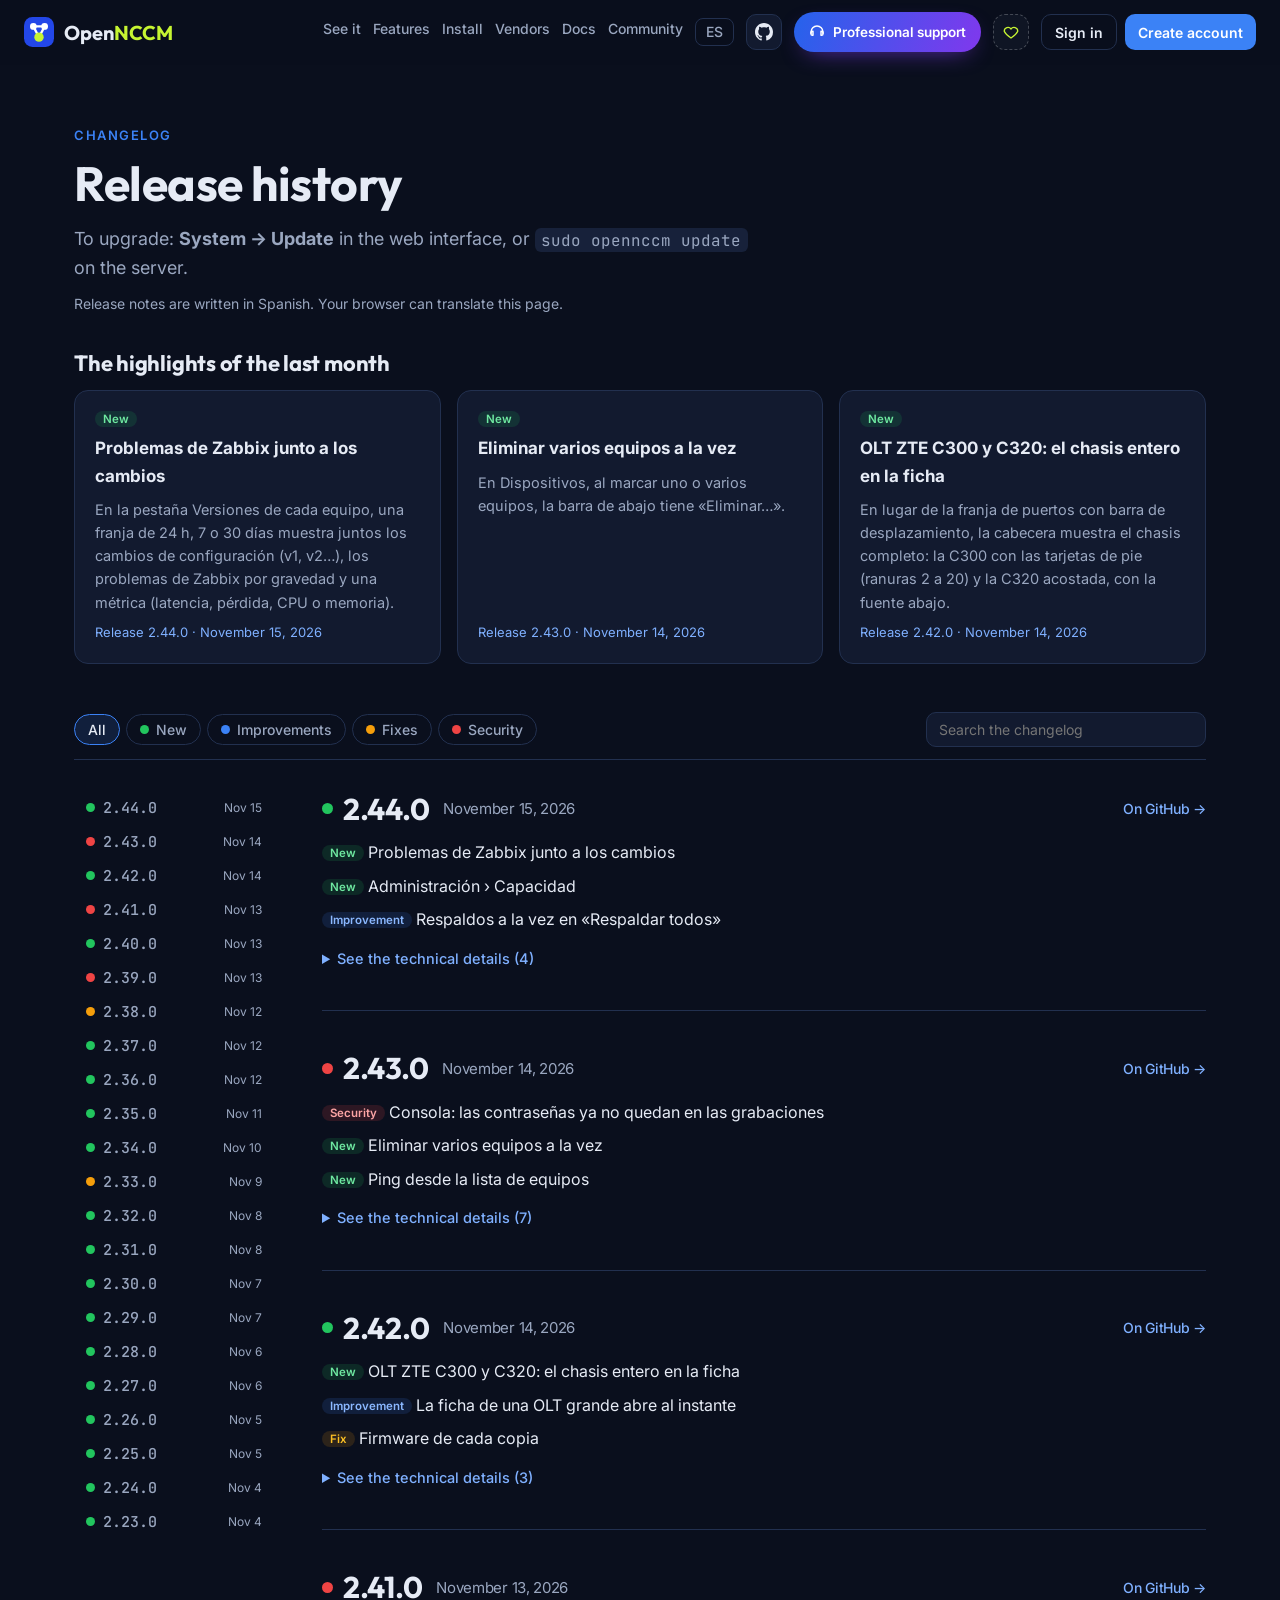
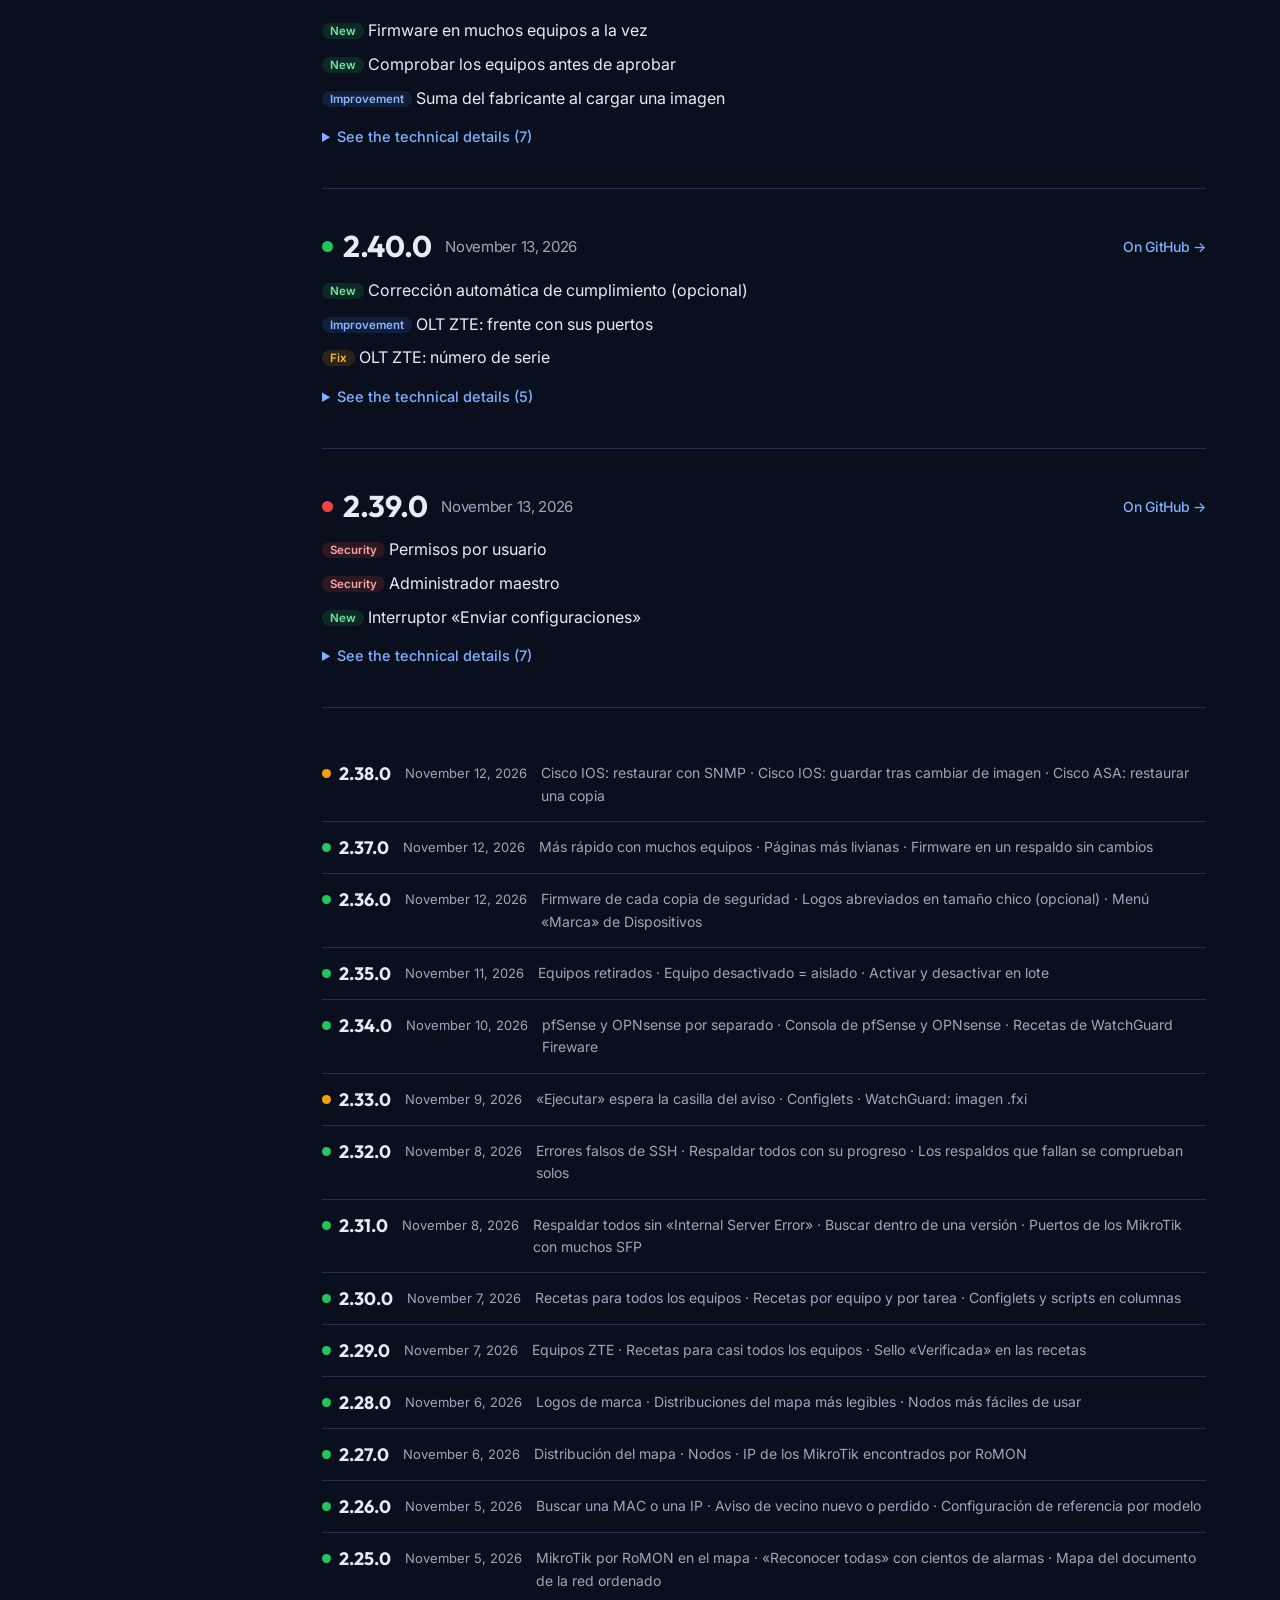
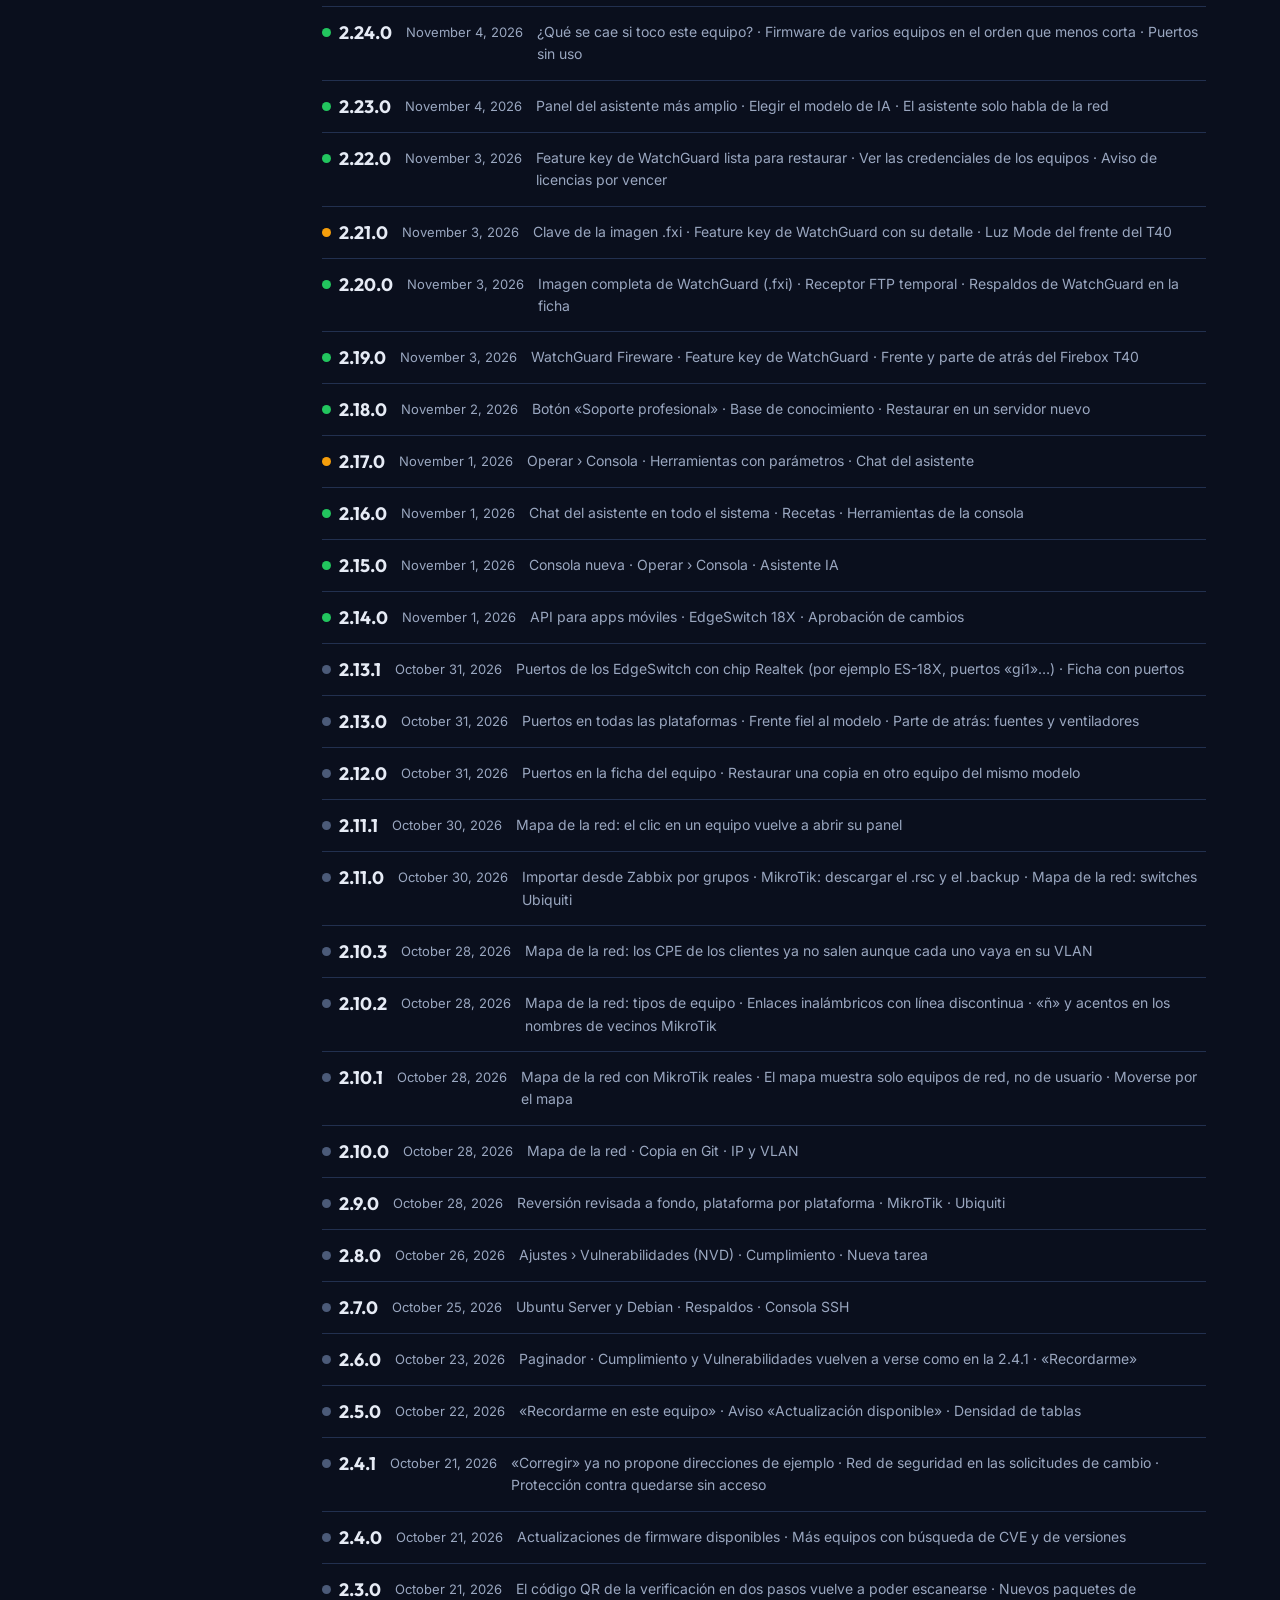
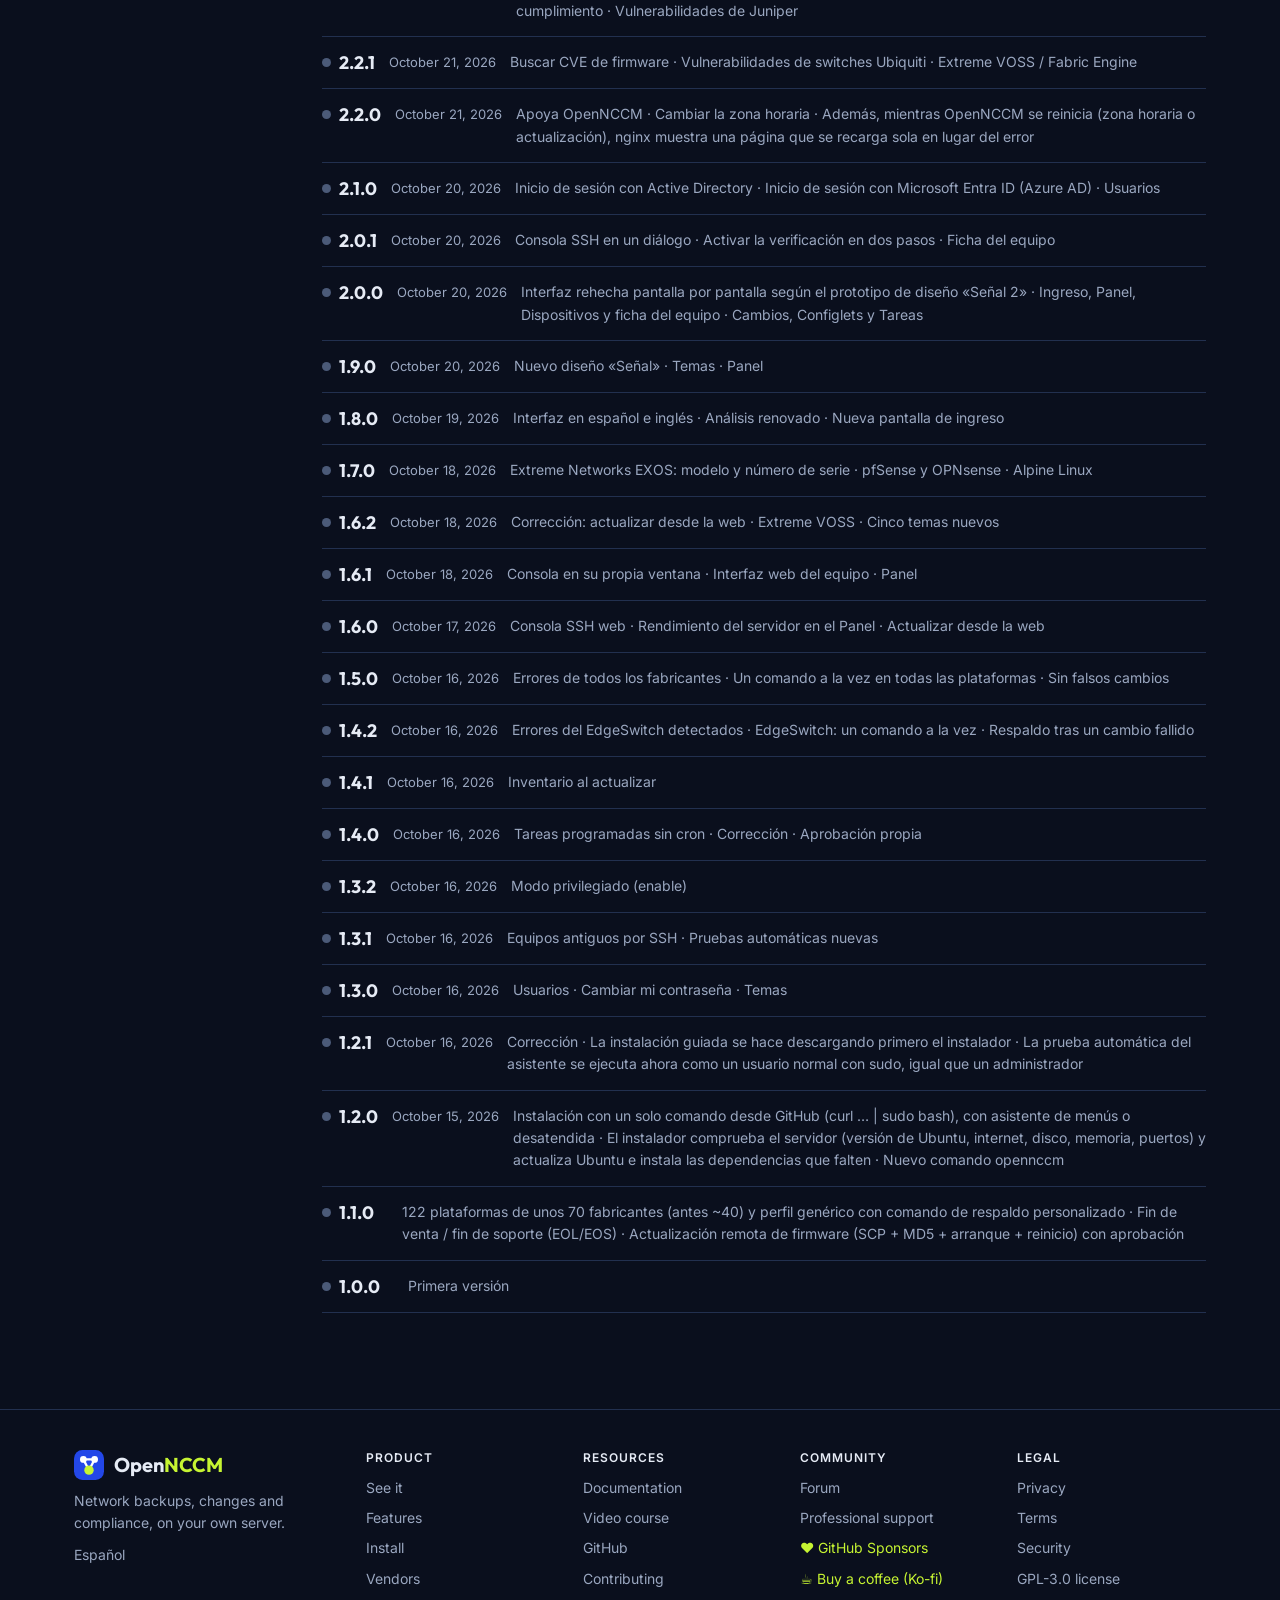
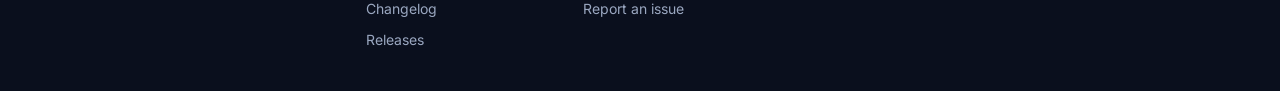
<file: site/en/changelog.html>
<!doctype html>
<html lang="en" data-base="../">
<head>
<meta charset="utf-8">
<meta name="viewport" content="width=device-width, initial-scale=1">
<title>Changelog · OpenNCCM</title>
<meta name="description" content="OpenNCCM release history: what changed in each version.">
<meta name="theme-color" content="#0a0f1d">
<link rel="icon" href="../img/icon.svg" type="image/svg+xml">
<link rel="canonical" href="https://opennccm.com/en/changelog.html">
<link rel="alternate" hreflang="es" href="https://opennccm.com/novedades.html">
<link rel="alternate" hreflang="en" href="https://opennccm.com/en/changelog.html">
<link rel="alternate" hreflang="x-default" href="https://opennccm.com/en/changelog.html">
<meta property="og:type" content="website">
<meta property="og:url" content="https://opennccm.com/en/changelog.html">
<meta property="og:title" content="OpenNCCM changelog">
<meta property="og:description" content="OpenNCCM release history: what changed in each version.">
<meta property="og:image" content="https://opennccm.com/img/capturas/hero.png">
<link rel="preconnect" href="https://fonts.googleapis.com">
<link rel="preconnect" href="https://fonts.gstatic.com" crossorigin>
<link href="https://fonts.googleapis.com/css2?family=Inter:wght@400;500;600;700&family=JetBrains+Mono:wght@400;600&family=Outfit:wght@600;700;800&display=swap" rel="stylesheet">
<link rel="stylesheet" href="../css/estilo.css">
</head>
<body>
<a class="saltar" href="#contenido">Skip to content</a>

<header class="barra con-borde" id="barra">
  <div class="contenedor">
    <a class="marca" href="./"><img src="../img/icon.svg" alt="" width="30" height="30"><b>Open<span>NCCM</span></b></a>
    <nav class="menu" id="menu" aria-label="Main">
      <a href="./#capturas">See it</a>
      <a href="./#funciones">Features</a>
      <a href="./#instalar">Install</a>
      <a href="./#fabricantes">Vendors</a>
      <a class="menu-novedades" href="changelog.html" aria-current="page">Changelog</a>
      <a href="https://docs.opennccm.com/en/">Docs</a>
      <a href="https://comunidad.opennccm.com/foro?lang=en">Community</a>
      <a class="idioma" href="../novedades.html" hreflang="es" lang="es"><span class="idioma-largo">Español</span><span class="idioma-corto" aria-hidden="true">ES</span></a>
      <span class="menu-cuenta" data-occ-cuenta-movil><a class="boton primario" data-occ-entrar href="https://comunidad.opennccm.com/cuenta/entrar?lang=en">Sign in</a><a class="boton" data-occ-crear href="https://comunidad.opennccm.com/cuenta/crear?lang=en">Create account</a></span>
    </nav>
    <a class="boton chico gh-barra" href="https://github.com/Gaaraalex/opennccm/releases" title="Releases on GitHub"><svg viewBox="0 0 16 16" fill="currentColor" aria-hidden="true"><path d="M8 0C3.58 0 0 3.58 0 8c0 3.54 2.29 6.53 5.47 7.59.4.07.55-.17.55-.38 0-.19-.01-.82-.01-1.49-2.01.37-2.53-.49-2.69-.94-.09-.23-.48-.94-.82-1.13-.28-.15-.68-.52-.01-.53.63-.01 1.08.58 1.23.82.72 1.21 1.87.87 2.33.66.07-.52.28-.87.51-1.07-1.78-.2-3.64-.89-3.64-3.95 0-.87.31-1.59.82-2.15-.08-.2-.36-1.02.08-2.12 0 0 .67-.21 2.2.82.64-.18 1.32-.27 2-.27.68 0 1.36.09 2 .27 1.53-1.04 2.2-.82 2.2-.82.44 1.1.16 1.92.08 2.12.51.56.82 1.27.82 2.15 0 3.07-1.87 3.75-3.65 3.95.29.25.54.73.54 1.48 0 1.07-.01 1.93-.01 2.2 0 .21.15.46.55.38A8.013 8.013 0 0016 8c0-4.42-3.58-8-8-8z"/></svg><span class="gh-txt">Releases on GitHub <span class="version-pill" data-version>v1.7.0</span></span></a>
    <a class="btn-soporte" href="https://comunidad.opennccm.com/soporte?lang=en"><svg viewBox="0 0 24 24" fill="none" stroke="currentColor" stroke-width="2.2" stroke-linecap="round" stroke-linejoin="round" aria-hidden="true"><path d="M3 14v-2a9 9 0 0 1 18 0v2"/><path d="M21 15a2 2 0 0 1-2 2h-1v-6h1a2 2 0 0 1 2 2zM3 15a2 2 0 0 0 2 2h1v-6H5a2 2 0 0 0-2 2z"/></svg><span>Professional support</span></a>
    <span class="apoyo-wrap"><button type="button" class="donate" aria-haspopup="true" aria-expanded="false" aria-controls="don-pop" aria-label="Support OpenNCCM: ways to donate" title="Support OpenNCCM"><svg class="ico" viewBox="0 0 24 24" aria-hidden="true" focusable="false"><path d="M12 20s-7-4.4-9-9a5 5 0 0 1 9-3 5 5 0 0 1 9 3c-2 4.6-9 9-9 9z"/></svg><span class="dt"><b>Support OpenNCCM</b><small>Free thanks to you</small></span><span class="dbtn">Donate</span></button>
      <div class="don-pop" id="don-pop" hidden>
        <div class="don-cab"><span class="don-ico"><svg class="ico" viewBox="0 0 24 24" aria-hidden="true" focusable="false"><path d="M12 20s-7-4.4-9-9a5 5 0 0 1 9-3 5 5 0 0 1 9 3c-2 4.6-9 9-9 9z"/></svg></span><b>Support OpenNCCM</b></div>
        <p>OpenNCCM is free software (GPL-3.0). Your support pays for development hours and testing with real devices. Opens in a new tab.</p>
        <a class="dopt" href="https://github.com/sponsors/Gaaraalex" target="_blank" rel="noopener noreferrer"><svg class="ico" viewBox="0 0 24 24" aria-hidden="true" focusable="false"><path d="M9 19c-4 1.5-4-2-6-2.5M15 21v-3.5a3 3 0 0 0-1-2.5c3 0 6-1.5 6-6.5a5 5 0 0 0-1.5-3.5 4.5 4.5 0 0 0-.1-3.5s-1.2-.3-3.9 1.5a13 13 0 0 0-7 0C4.8 1.7 3.6 2 3.6 2a4.5 4.5 0 0 0-.1 3.5A5 5 0 0 0 2 9c0 5 3 6.5 6 6.5a3 3 0 0 0-1 2.5V21"/></svg>GitHub Sponsors<span class="grow"></span><svg class="ico" viewBox="0 0 24 24" aria-hidden="true" focusable="false"><path d="M9 6l6 6-6 6"/></svg></a>
        <a class="dopt" href="https://ko-fi.com/opennccm" target="_blank" rel="noopener noreferrer"><svg class="ico" viewBox="0 0 24 24" aria-hidden="true" focusable="false"><path d="M4 9h13v5a5 5 0 0 1-5 5H9a5 5 0 0 1-5-5zM17 10h1.5a2.5 2.5 0 0 1 0 5H17M8 3v3M12 3v3"/></svg>Buy a coffee (Ko-fi)<span class="grow"></span><svg class="ico" viewBox="0 0 24 24" aria-hidden="true" focusable="false"><path d="M9 6l6 6-6 6"/></svg></a>
      </div></span>
    <span class="occ-cuenta" data-occ-cuenta data-comunidad="https://comunidad.opennccm.com"><a class="occ-entrar" data-occ-entrar href="https://comunidad.opennccm.com/cuenta/entrar?lang=en">Sign in</a><a class="occ-crear" data-occ-crear href="https://comunidad.opennccm.com/cuenta/crear?lang=en">Create account</a></span>
    <span class="occ-avatar-movil" data-occ-avatar-movil></span>
    <button class="abrir-menu" id="abrir-menu" aria-label="Open menu" aria-expanded="false" aria-controls="menu">
      <svg viewBox="0 0 24 24" fill="none" stroke="currentColor" stroke-width="2" stroke-linecap="round" aria-hidden="true"><path d="M4 7h16M4 12h16M4 17h16"/></svg>
    </button>
  </div>
</header>

<main id="contenido" class="contenedor">
  <div style="padding-top:64px">
    <p class="eyebrow">Changelog</p>
    <h1 style="font-size:clamp(34px,5vw,48px)">Release history</h1>
    <p class="intro">To upgrade: <b>System → Update</b> in the web interface, or <code>sudo opennccm update</code> on the server.</p>
    <p class="nota-idioma">Release notes are written in Spanish. Your browser can translate this page.</p>
  </div>
  <section class="nov-mes" aria-labelledby="nov-mes-tit"><h2 id="nov-mes-tit">The highlights of the last month</h2><div id="nov-mes" class="nov-mes-tarjetas"></div></section>
  <div class="nov-filtros" role="search">
    <div class="nov-tipos" role="group" aria-label="Filter by type">
      <button type="button" data-tipo="" aria-pressed="true">All</button><button type="button" data-tipo="nuevo" aria-pressed="false"><i class="punto nuevo"></i>New</button><button type="button" data-tipo="mejora" aria-pressed="false"><i class="punto mejora"></i>Improvements</button><button type="button" data-tipo="arreglo" aria-pressed="false"><i class="punto arreglo"></i>Fixes</button><button type="button" data-tipo="seguridad" aria-pressed="false"><i class="punto seguridad"></i>Security</button>
    </div>
    <label class="nov-buscar"><span class="oculto">Search the changelog</span><input type="search" id="nov-q" placeholder="Search the changelog" autocomplete="off"></label>
  </div>
  <div class="historial">
    <details class="nov-indice" open><summary>Go to a release <span data-n></span></summary><nav id="indice" aria-label="Versions"></nav></details>
    <div id="historial"><p style="color:var(--muted)">Loading…</p></div>
  </div>
</main>

<footer>
  <div class="contenedor pie-cols">
    <div class="pie-marca"><a class="marca" href="./"><img src="../img/icon.svg" alt="" width="26" height="26"><b>Open<span>NCCM</span></b></a><p>Network backups, changes and compliance, on your own server.</p><a href="../novedades.html" hreflang="es" lang="es">Español</a></div>
    <nav aria-label="Product"><h2>Product</h2>
      <a href="./#capturas">See it</a><a href="./#funciones">Features</a><a href="./#instalar">Install</a><a href="./#fabricantes">Vendors</a><a href="changelog.html">Changelog</a><a href="https://github.com/Gaaraalex/opennccm/releases">Releases</a></nav>
    <nav aria-label="Resources"><h2>Resources</h2>
      <a href="https://docs.opennccm.com/en/">Documentation</a><a href="https://docs.opennccm.com/en/ayuda/curso/">Video course</a><a href="https://github.com/Gaaraalex/opennccm">GitHub</a><a href="https://github.com/Gaaraalex/opennccm/blob/main/CONTRIBUTING.md">Contributing</a><a href="https://github.com/Gaaraalex/opennccm/issues">Report an issue</a></nav>
    <nav aria-label="Community"><h2>Community</h2>
      <a href="https://comunidad.opennccm.com/foro?lang=en">Forum</a><a href="https://comunidad.opennccm.com/soporte?lang=en">Professional support</a><a class="apoyo" href="https://github.com/sponsors/Gaaraalex" target="_blank" rel="noopener noreferrer">♥ GitHub Sponsors</a><a class="apoyo" href="https://ko-fi.com/opennccm" target="_blank" rel="noopener noreferrer">☕ Buy a coffee (Ko-fi)</a></nav>
    <nav aria-label="Legal"><h2>Legal</h2>
      <a href="https://comunidad.opennccm.com/privacidad?lang=en">Privacy</a><a href="https://comunidad.opennccm.com/terminos?lang=en">Terms</a><a href="https://github.com/Gaaraalex/opennccm/blob/main/SECURITY.md">Security</a><a href="https://github.com/Gaaraalex/opennccm/blob/main/LICENSE">GPL-3.0 license</a></nav>
  </div>
</footer>

<script src="../js/web.js" defer></script>
<script src="../js/cuenta-opennccm.js" defer></script>
<!-- Cloudflare Web Analytics --><script type='module' src='https://static.cloudflareinsights.com/beacon.min.js' data-cf-beacon='{"token": "1646927036564b80bdd721edd959deb6"}'></script><!-- End Cloudflare Web Analytics -->
</body>
</html>
</file>
<file: site/css/estilo.css>
:root {
  --bg: #0a0f1d;
  --bg-2: #0e1528;
  --surface: #121a2f;
  --surface-2: #17213a;
  --border: #22304f;
  --text: #e6ebf5;
  --muted: #9aa7c0;
  --blue: #3b82f6;
  --blue-2: #2f80ff;
  --lima: #c6f432;
  --blue-soft: rgba(59, 130, 246, .14);
  --green: #22c55e;
  --amber: #f59e0b;
  --radius: 14px;
  --maxw: 1180px;
  --font: "Inter", system-ui, -apple-system, "Segoe UI", Roboto, sans-serif;
  --display: "Outfit", var(--font);
  --mono: "JetBrains Mono", ui-monospace, "Cascadia Code", Consolas, monospace;
  color-scheme: dark;
}

* { box-sizing: border-box; }
html { scroll-behavior: smooth; scroll-padding-top: 76px; }
body { overflow-x: clip;
  margin: 0; background: var(--bg); color: var(--text);
  font: 16px/1.6 var(--font); -webkit-font-smoothing: antialiased;
}
img { max-width: 100%; display: block; }
a { color: #7fb0ff; text-decoration: none; }
a:hover { text-decoration: underline; }
code { font-family: var(--mono); font-size: .88em; background: var(--surface-2); padding: .1em .4em; border-radius: 6px; }
:focus-visible { outline: 2px solid var(--blue); outline-offset: 3px; border-radius: 6px; }

.saltar { position: absolute; left: -999px; top: 8px; background: var(--blue); color: #fff; padding: 8px 14px; border-radius: 8px; z-index: 100; }
.saltar:focus { left: 16px; }

.contenedor { max-width: var(--maxw); margin: 0 auto; padding: 0 24px; }
section { padding: 96px 0; }
section.alterna { background: var(--bg-2); border-block: 1px solid var(--border); }
.eyebrow { font: 600 13px/1 var(--font); letter-spacing: .12em; text-transform: uppercase; color: var(--blue); margin: 0 0 14px; }
h1, h2, h3 { font-family: var(--display); line-height: 1.15; margin: 0; letter-spacing: -.01em; }
h2 { font-size: clamp(30px, 4vw, 42px); font-weight: 700; }
.intro { color: var(--muted); font-size: 18px; max-width: 680px; margin: 14px 0 0; }
.cabecera-seccion { margin-bottom: 48px; }
.cabecera-seccion.centrada { text-align: center; }
.cabecera-seccion.centrada .intro { margin-inline: auto; }

/* ---------- Barra superior ---------- */
.barra {
  position: sticky; top: 0; z-index: 50;
  background: rgba(10, 15, 29, .82); backdrop-filter: blur(12px);
  border-bottom: 1px solid transparent; transition: border-color .2s;
}
.barra.con-borde { border-bottom-color: var(--border); }
.barra .contenedor { display: flex; align-items: center; gap: 28px; height: 64px; }
.marca { display: flex; align-items: center; gap: 10px; color: var(--text); font: 700 20px var(--display); }
.marca:hover { text-decoration: none; }
.marca img { width: 30px; height: 30px; }
.marca span { color: var(--lima); }
.menu { display: flex; gap: 24px; margin-left: auto; }
.menu a { color: var(--muted); font-size: 15px; font-weight: 500; }
.menu a:hover, .menu a[aria-current] { color: var(--text); text-decoration: none; }
.boton {
  display: inline-flex; align-items: center; gap: 8px; padding: 11px 20px; border-radius: 10px;
  font: 600 15px var(--font); border: 1px solid var(--border); color: var(--text); background: var(--surface);
  cursor: pointer; transition: background .15s, border-color .15s, transform .15s;
}
.boton:hover { text-decoration: none; border-color: #34466f; background: var(--surface-2); }
.boton.primario { background: var(--blue); border-color: var(--blue); color: #fff; }
.boton.primario:hover { background: #2f6fe0; }
.boton.chico { padding: 7px 14px; font-size: 14px; }
.boton svg { width: 18px; height: 18px; flex: none; }
.version-pill { font: 600 12px var(--mono); color: var(--green); background: rgba(34, 197, 94, .12); padding: 2px 8px; border-radius: 99px; }
.abrir-menu { display: none; margin-left: auto; background: none; border: 0; color: var(--text); padding: 8px; cursor: pointer; }
.abrir-menu svg { width: 26px; height: 26px; }

/* ---------- Portada ---------- */
.portada { position: relative; padding: 88px 0 72px; overflow: hidden; }
.portada::before {
  content: ""; position: absolute; inset: 0; pointer-events: none;
  background:
    radial-gradient(800px 420px at 85% 10%, rgba(47, 128, 255, .22), transparent 60%),
    radial-gradient(600px 400px at 0% 100%, rgba(124, 58, 237, .14), transparent 60%),
    linear-gradient(rgba(255,255,255,.025) 1px, transparent 1px) 0 0 / 44px 44px,
    linear-gradient(90deg, rgba(255,255,255,.025) 1px, transparent 1px) 0 0 / 44px 44px;
  mask-image: linear-gradient(#000 70%, transparent);
}
.portada .contenedor > * { min-width: 0; }
.portada .contenedor { position: relative; display: grid; grid-template-columns: 1fr 1.15fr; gap: 56px; align-items: center; }
.aviso-version {
  display: inline-flex; align-items: center; gap: 10px; padding: 6px 14px 6px 6px; border-radius: 99px;
  background: var(--surface); border: 1px solid var(--border); color: var(--muted); font-size: 14px; margin-bottom: 24px;
}
.aviso-version:hover { text-decoration: none; border-color: #34466f; color: var(--text); }
.aviso-version > span { overflow: hidden; text-overflow: ellipsis; white-space: nowrap; }
.aviso-version { max-width: 100%; }
.aviso-version b { background: var(--blue); color: #fff; font-weight: 600; padding: 2px 10px; border-radius: 99px; font-size: 13px; }
.portada h1 { font-size: clamp(36px, 4.4vw, 56px); font-weight: 800; }
.portada h1 em { font-style: normal; background: linear-gradient(90deg, #4f93ff, #22c55e); -webkit-background-clip: text; background-clip: text; color: transparent; }
.portada .lema { color: #c3cde0; font-size: 20px; margin: 22px 0 30px; max-width: 540px; }
.acciones { display: flex; flex-wrap: wrap; gap: 12px; }
.chips { display: flex; flex-wrap: wrap; gap: 8px; margin-top: 34px; padding: 0; list-style: none; }
.chips li { display: flex; align-items: center; gap: 8px; font-size: 14px; color: #c3cde0; padding: 6px 13px; border-radius: 99px; border: 1px solid var(--border); background: rgba(18, 26, 47, .6); }
.chips li::before { content: ""; width: 7px; height: 7px; border-radius: 50%; background: var(--c, var(--blue)); }

  border-radius: 12px; overflow: hidden; border: 1px solid var(--border); background: var(--surface);
  box-shadow: 0 30px 80px -20px rgba(0, 0, 0, .7), 0 0 0 1px rgba(255,255,255,.02);
}
.escena { position: relative; }
.captura { border-radius: 14px; border: 1px solid var(--border); box-shadow: 0 30px 80px -20px rgba(0, 0, 0, .75); height: auto; }
.escena .fondo { width: 100%; }
.escena .frente { position: absolute; width: 60%; right: -5%; bottom: -16%; }

/* ---------- Cifras ---------- */
.cifras { border-block: 1px solid var(--border); background: var(--bg-2); }
.cifras ul { list-style: none; margin-block: 0; padding-block: 26px; display: grid; grid-template-columns: repeat(5, 1fr); gap: 16px; }
.cifras li { text-align: center; }
.cifras b { display: block; font: 700 30px var(--display); color: var(--text); }
.cifras span { color: var(--muted); font-size: 14px; }

/* ---------- Galería ---------- */
.pestanas { display: flex; flex-wrap: wrap; gap: 8px; justify-content: center; margin-bottom: 28px; }
.pestanas button {
  font: 500 15px var(--font); color: var(--muted); background: transparent; border: 1px solid var(--border);
  padding: 8px 16px; border-radius: 99px; cursor: pointer;
}
.pestanas button:hover { color: var(--text); }
.pestanas button[aria-selected="true"] { background: var(--blue-soft); border-color: var(--blue); color: var(--text); }
.galeria figure { margin: 0; }
.galeria img { width: 100%; height: auto; border-radius: var(--radius); border: 1px solid var(--border); background: var(--surface); }
.galeria figcaption { text-align: center; color: var(--muted); margin-top: 18px; font-size: 17px; }
.galeria figcaption b { color: var(--text); }

/* ---------- Funciones ---------- */
.rejilla { display: grid; grid-template-columns: repeat(3, 1fr); gap: 18px; }
.tarjeta {
  background: var(--surface); border: 1px solid var(--border); border-radius: var(--radius); padding: 26px;
  transition: border-color .2s, transform .2s;
}
.tarjeta:hover { border-color: #34466f; transform: translateY(-2px); }
.tarjeta .icono { width: 44px; height: 44px; border-radius: 11px; display: grid; place-items: center; font-size: 22px; background: var(--blue-soft); margin-bottom: 16px; }
.tarjeta h3 { font-size: 19px; font-weight: 600; margin-bottom: 8px; }
.tarjeta p { margin: 0; color: var(--muted); font-size: 15px; }

/* ---------- Instalación ---------- */
.instalar { display: grid; grid-template-columns: 1fr 1fr; gap: 48px; align-items: start; }
.pasos { list-style: none; padding: 0; margin: 0; counter-reset: paso; display: grid; gap: 22px; }
.pasos li { counter-increment: paso; display: grid; grid-template-columns: 40px 1fr; gap: 16px; }
.pasos li::before {
  content: counter(paso); width: 40px; height: 40px; border-radius: 50%; display: grid; place-items: center;
  font: 700 16px var(--display); background: var(--blue-soft); color: #8bb8ff; border: 1px solid rgba(59,130,246,.4);
}
.pasos h3 { font-size: 18px; margin: 8px 0 4px; font-weight: 600; }
.pasos p { margin: 0; color: var(--muted); font-size: 15px; }
.terminal { background: #070b16; border: 1px solid var(--border); border-radius: var(--radius); overflow: hidden; }
.terminal + .terminal { margin-top: 16px; }
.terminal header { display: flex; align-items: center; justify-content: space-between; padding: 10px 14px; border-bottom: 1px solid var(--border); font: 13px var(--font); color: var(--muted); }
.terminal pre { margin: 0; padding: 18px; overflow-x: auto; font: 13.5px/1.7 var(--mono); color: #d5def0; white-space: pre-wrap; word-break: break-all; }
.terminal pre .p { color: var(--green); user-select: none; }
.copiar { font: 500 13px var(--font); color: var(--muted); background: var(--surface); border: 1px solid var(--border); border-radius: 7px; padding: 4px 10px; cursor: pointer; }
.copiar:hover { color: var(--text); }
.copiar.ok { color: var(--green); border-color: rgba(34,197,94,.5); }
details.plegable { margin-top: 16px; background: var(--surface); border: 1px solid var(--border); border-radius: var(--radius); }
details.plegable summary { cursor: pointer; padding: 14px 18px; font-weight: 600; font-size: 15px; }
details.plegable > div { padding: 0 18px 18px; }
details.plegable .terminal { margin-top: 4px; }
.nota { margin-top: 16px; padding: 14px 18px; border-radius: 12px; background: rgba(34,197,94,.08); border: 1px solid rgba(34,197,94,.3); font-size: 15px; color: #c9f2d7; }

.dos-col { display: grid; grid-template-columns: 1fr 1fr; gap: 24px; margin-top: 56px; }
table { width: 100%; border-collapse: collapse; font-size: 15px; }
.tabla { background: var(--surface); border: 1px solid var(--border); border-radius: var(--radius); overflow: hidden; }
.tabla h3 { font-size: 18px; padding: 18px 20px 4px; font-weight: 600; }
.tabla p { color: var(--muted); font-size: 14px; padding: 0 20px; margin: 4px 0 12px; }
th, td { text-align: left; padding: 11px 20px; border-top: 1px solid var(--border); }
th { color: var(--muted); font-weight: 500; font-size: 13px; text-transform: uppercase; letter-spacing: .05em; }
td code { white-space: nowrap; }

/* ---------- Fabricantes ---------- */
.nube { display: flex; flex-wrap: wrap; justify-content: center; gap: 10px; max-width: 980px; margin: 0 auto; padding: 0; list-style: none; }
.nube li { padding: 8px 16px; border-radius: 10px; background: var(--surface); border: 1px solid var(--border); font-size: 15px; color: #c3cde0; }
.nube li.mas { background: var(--blue-soft); border-color: rgba(59,130,246,.4); color: var(--text); }
.pie-nube { text-align: center; color: var(--muted); margin-top: 24px; }

/* ---------- Novedades ---------- */
.versiones { display: grid; grid-template-columns: repeat(3, 1fr); gap: 18px; }
.version-card { display: flex; flex-direction: column; background: var(--surface); border: 1px solid var(--border); border-radius: var(--radius); padding: 24px; color: var(--text); }
.version-card:hover { text-decoration: none; border-color: #34466f; }
.version-card .cab { display: flex; align-items: baseline; justify-content: space-between; margin-bottom: 14px; }
.version-card .num { font: 700 24px var(--display); }
.version-card .fecha { color: var(--muted); font-size: 13px; }
.version-card ul { margin: 0; padding-left: 18px; color: #c3cde0; font-size: 15px; display: grid; gap: 6px; }
.version-card .ultima { font: 600 11px var(--font); text-transform: uppercase; letter-spacing: .08em; color: var(--green); margin-left: 8px; }
.version-card .ver { margin-top: auto; padding-top: 16px; color: #7fb0ff; font-size: 14px; font-weight: 500; }
.centro { text-align: center; margin-top: 32px; }

/* ---------- Documentación ---------- */
.docs { display: grid; grid-template-columns: repeat(4, 1fr); gap: 18px; }
.doc { display: flex; flex-direction: column; gap: 6px; background: var(--surface); border: 1px solid var(--border); border-radius: var(--radius); padding: 22px; color: var(--text); }
.doc:hover { text-decoration: none; border-color: var(--blue); }
.doc .icono { font-size: 26px; margin-bottom: 6px; }
.doc b { font-size: 16px; }
.doc span { color: var(--muted); font-size: 14px; }

/* ---------- Llamada final y pie ---------- */
.llamada { text-align: center; background: radial-gradient(600px 300px at 50% 0%, rgba(47,128,255,.18), transparent 70%); }
.llamada .acciones { justify-content: center; margin-top: 30px; }
footer { border-top: 1px solid var(--border); padding: 40px 0; color: var(--muted); font-size: 14px; }
footer .contenedor { display: flex; flex-wrap: wrap; gap: 16px 32px; align-items: center; justify-content: space-between; }
footer nav { display: flex; flex-wrap: wrap; gap: 20px; }
footer a { color: var(--muted); }

/* ---------- Página de novedades ---------- */
.historial { display: grid; grid-template-columns: 200px 1fr; gap: 48px; padding: 64px 0 96px; }
.historial nav { position: sticky; top: 88px; align-self: start; display: grid; gap: 2px; max-height: calc(100vh - 110px); overflow-y: auto; }
.historial nav a { color: var(--muted); padding: 6px 12px; border-radius: 8px; font: 500 15px var(--mono); }
.historial nav a:hover { background: var(--surface); color: var(--text); text-decoration: none; }
.historial article { border-bottom: 1px solid var(--border); padding: 0 0 40px; margin-bottom: 40px; }
.historial article h2 { font-size: 30px; display: flex; align-items: baseline; gap: 14px; flex-wrap: wrap; }
.historial article h2 small { font: 400 15px var(--font); color: var(--muted); }
.historial article h2 a.gh { font: 500 14px var(--font); margin-left: auto; }
.cuerpo { color: #c9d2e3; font-size: 16px; }
.cuerpo ul { padding-left: 22px; }
.cuerpo li { margin: 8px 0; }
.cuerpo strong { color: var(--text); }
.cuerpo ul ul li { margin: 4px 0; }

/* ---------- Adaptable ---------- */
@media (max-width: 1000px) {
  .portada .contenedor, .instalar { grid-template-columns: 1fr; }
  .escena { margin-right: 6%; margin-bottom: 40px; }
  .rejilla, .versiones { grid-template-columns: 1fr 1fr; }
  .docs { grid-template-columns: 1fr 1fr; }
  .cifras ul { grid-template-columns: repeat(3, 1fr); row-gap: 20px; }
}
@media (max-width: 760px) {
  .contenedor { padding: 0 16px; }
  section { padding: 72px 0; }
  .menu, .barra .boton { display: none; }
  .abrir-menu { display: block; }
  .barra.abierta .menu {
    display: flex; flex-direction: column; gap: 0; position: absolute; top: 64px; left: 0; right: 0;
    background: var(--bg); border-bottom: 1px solid var(--border); padding: 8px 16px 16px;
  }
  .barra.abierta .menu a { padding: 12px 0; font-size: 17px; border-bottom: 1px solid var(--border); }
  .portada { padding-top: 48px; }
  .rejilla, .versiones, .docs, .dos-col { grid-template-columns: 1fr; }
  .cifras ul { grid-template-columns: 1fr 1fr; }
  .historial { grid-template-columns: 1fr; padding-top: 32px; }
  .historial nav { position: static; display: flex; flex-wrap: wrap; max-height: none; }
  th, td { padding: 10px 14px; }
  td code { white-space: normal; word-break: break-word; }
  .dos-col > * { min-width: 0; }
  .tabla { overflow-x: auto; }
}
@media (prefers-reduced-motion: reduce) {
  html { scroll-behavior: auto; }
  * { transition: none !important; }
}

/* ---------- Selector de idioma ---------- */
.menu a.idioma { border: 1px solid var(--border); border-radius: 8px; padding: 2px 10px; }
.menu a.idioma:hover { border-color: #34466f; }
.nota-idioma { color: var(--muted); font-size: 14px; margin: 10px 0 0; }
@media (max-width: 760px) { .barra.abierta .menu a.idioma { border: 0; border-bottom: 1px solid var(--border); border-radius: 0; padding: 12px 0; } }

/* ---------- Barra en pantallas medianas: que el menú no pise el logo ---------- */
.marca { flex: none; }
@media (max-width: 1300px) and (min-width: 761px) {
  .barra .contenedor { gap: 18px; }
  .menu { gap: 16px; }
  .menu a { font-size: 14px; }
}
@media (max-width: 1080px) and (min-width: 761px) {
  .barra .boton.chico { display: none; }
}

/* ---------- Apoya OpenNCCM (Ko-fi) ---------- */
.boton.apoyo { border-color: rgba(198, 244, 50, .45); }
.boton.apoyo span { color: var(--lima); }
.boton.apoyo:hover { border-color: var(--lima); }
footer a.apoyo { color: var(--lima); }

/* ---------- «Apoya OpenNCCM» en la barra, igual que en la aplicación ---------- */
.donate { display: inline-flex; align-items: center; gap: 10px; height: 40px; padding: 0 5px 0 12px; flex: none;
  background: #0f1524; border: 1px dashed rgba(255, 255, 255, .22); border-radius: 12px; color: #fff;
  text-align: left; white-space: nowrap; transition: border-color .15s; }
.donate:hover, .donate:focus-visible { border-color: var(--lima); text-decoration: none; color: #fff; }
.donate .ico { width: 18px; height: 18px; flex: none; color: var(--lima); stroke: currentColor; fill: none;
  stroke-width: 1.75; stroke-linecap: round; stroke-linejoin: round; }
.donate .dt { display: flex; flex-direction: column; line-height: 1.2; }
.donate .dt b { font-size: 12px; font-weight: 600; color: #fff; }
.donate .dt small { font-size: 11px; color: #a9b3c7; }
.donate .dbtn { background: var(--lima); color: #0f1720; font: 600 11.5px var(--font); padding: 6px 11px; border-radius: 99px; }
@media (max-width: 1520px) { .donate .dt small { display: none; } .donate { height: 36px; } }
@media (max-width: 1180px) { .donate { width: 36px; height: 36px; padding: 0; justify-content: center; } .donate .dt, .donate .dbtn { display: none; } }
@media (max-width: 760px) { .donate { margin-left: auto; } .abrir-menu { margin-left: 0; } }
@media (prefers-reduced-motion: reduce) { .donate { transition: none; } }

.barra .contenedor { max-width: 1360px; }

/* Menú hamburguesa ya desde 900 px: con «Apoya OpenNCCM» el menú completo no cabe */
@media (max-width: 900px) {
  .menu, .barra .boton { display: none; }
  .abrir-menu { display: block; margin-left: 0; }
  .donate { margin-left: auto; }
  .barra.abierta .menu {
    display: flex; flex-direction: column; gap: 0; position: absolute; top: 64px; left: 0; right: 0;
    background: var(--bg); border-bottom: 1px solid var(--border); padding: 8px 16px 16px;
  }
  .barra.abierta .menu a { padding: 12px 0; font-size: 17px; border-bottom: 1px solid var(--border); }
  .barra.abierta .menu a.idioma { border: 0; border-bottom: 1px solid var(--border); border-radius: 0; padding: 12px 0; }
}

/* ---------- Formas de donar: desplegable de la barra (como en la aplicación) ---------- */
.apoyo-wrap { position: relative; flex: none; }
button.donate { font: inherit; cursor: pointer; }
.donate[aria-expanded="true"] { border-color: var(--lima); }
.don-pop { position: absolute; right: 0; top: 48px; width: 300px; z-index: 60; padding: 14px; text-align: left;
  background: var(--surface); border: 1px solid var(--border); border-radius: 16px; box-shadow: 0 20px 50px -12px rgba(0, 0, 0, .7); }
.don-pop[hidden] { display: none; }
.don-cab { display: flex; align-items: center; gap: 10px; }
.don-cab b { font-size: 15px; }
.don-ico { width: 36px; height: 36px; border-radius: 10px; display: grid; place-items: center; background: #0f1524; color: var(--lima); }
.don-pop p { margin: 10px 0 4px; color: var(--muted); font-size: 13px; line-height: 1.55; white-space: normal; }
.dopt { display: flex; align-items: center; gap: 8px; margin-top: 6px; padding: 9px 12px; border-radius: 12px;
  border: 1px solid var(--border); color: var(--text); font: 600 13.5px var(--font); white-space: nowrap; }
.dopt:hover { text-decoration: none; background: var(--surface-2); border-color: #34466f; }
.dopt .grow { flex: 1; }
.don-pop .ico, .boton.apoyo .ico, .don-ico .ico { width: 16px; height: 16px; flex: none; stroke: currentColor; fill: none;
  stroke-width: 1.75; stroke-linecap: round; stroke-linejoin: round; }
.don-ico .ico { width: 18px; height: 18px; }
.boton.apoyo .ico { color: var(--lima); }
@media (max-width: 900px) {
  .apoyo-wrap { margin-left: auto; }
  .donate { margin-left: 0; }
  .don-pop { position: fixed; top: 64px; left: 16px; right: 16px; width: auto; }
}

/* Botón animado «Soporte profesional» (estilo Aurora): enlace a comunidad.opennccm.com/soporte */
.btn-soporte { display: inline-flex; align-items: center; gap: 8px; height: 40px; padding: 0 15px; border-radius: 999px; color: #fff; font: 600 13.5px Inter, var(--font), sans-serif; white-space: nowrap; flex: none;
  background: linear-gradient(110deg, #2563eb, #7c3aed, #0891b2, #2563eb); background-size: 300% 100%;
  animation: aurora 6s linear infinite; box-shadow: 0 8px 24px -12px #7c3aed; transition: transform .2s cubic-bezier(.2, .8, .2, 1), box-shadow .2s; }
.btn-soporte svg { width: 16px; height: 16px; flex: none; }
.btn-soporte:hover { color: #fff; text-decoration: none; transform: translateY(-1px); box-shadow: 0 10px 30px -8px #7c3aed; animation-play-state: paused; }
.btn-soporte:focus-visible { outline: 2px solid #fff; outline-offset: 3px; }
@keyframes aurora { to { background-position: 300% 0; } }
@media (prefers-reduced-motion: reduce) { .btn-soporte { animation: none; transition: none; } }
@media (max-width: 900px) {
  .btn-soporte { height: 34px; padding: 0 11px; font-size: 12.5px; gap: 6px; margin-left: auto; }
  .btn-soporte svg { width: 14px; height: 14px; }
  .apoyo-wrap { margin-left: 0; }
}

/* Para que quepa el botón de soporte: menú más junto, «Novedades» solo en el pie e idioma corto */
.menu a .idioma-corto { display: none; }
@media (min-width: 901px) {
  .barra .contenedor { gap: 16px; }
  .menu { gap: 14px; }
  .menu a { font-size: 14px; }
  .menu a.menu-novedades { display: none; }
  .menu a.idioma .idioma-largo { display: none; }
  .menu a.idioma .idioma-corto { display: inline; }
}
@media (max-width: 900px) { .menu a.idioma .idioma-corto { display: none; } }
/* Móvil estrecho: el logotipo sin el nombre deja sitio al botón completo, a «Donar» y al menú */
@media (max-width: 440px) {
  .barra .contenedor { gap: 8px; }
  .barra .marca b { display: none; }
}
@media (min-width: 901px) {
  .barra .contenedor { gap: 12px; }
  .menu { gap: 12px; }
}
/* Hasta 1320 px «Apoya OpenNCCM / Donar» queda como icono (igual que ya pasaba por debajo de 1180 px) */
@media (min-width: 901px) and (max-width: 1320px) {
  .donate { width: 36px; height: 36px; padding: 0; justify-content: center; }
  .donate .dt, .donate .dbtn { display: none; }
}
/* Desde 901 px, sin límite: «Apoya OpenNCCM» + Donar en una línea, sin el subtítulo */
@media (min-width: 901px) { .donate .dt small { display: none; } .donate { height: 36px; } }

/* ---------- UX-1: portada, funciones en 4 grupos, ayuda 3 × 2 y pie en 4 columnas ---------- */
.portada .contenedor { grid-template-columns: minmax(0, 600px) minmax(0, 1fr); }
.escena.unica .captura { width: 100%; height: auto; border-radius: var(--radius); border: 1px solid var(--border); box-shadow: 0 30px 80px -30px rgba(0, 0, 0, .8); }
.cifras ul { grid-template-columns: repeat(5, 1fr); }

.icono-linea { width: 44px; height: 44px; border-radius: 11px; display: grid; place-items: center; background: var(--blue-soft); color: #8bb8ff; margin-bottom: 16px; flex: none; }
.icono-linea svg { width: 22px; height: 22px; fill: none; stroke: currentColor; stroke-width: 1.75; stroke-linecap: round; stroke-linejoin: round; }
.grupos { display: grid; grid-template-columns: repeat(4, 1fr); gap: 18px; }
.grupo { display: flex; flex-direction: column; background: var(--surface); border: 1px solid var(--border); border-radius: var(--radius); padding: 24px; }
.grupo h3 { font-size: 19px; font-weight: 600; margin-bottom: 10px; }
.grupo ul { margin: 0 0 18px; padding-left: 18px; color: var(--muted); font-size: 15px; display: grid; gap: 8px; }
.grupo .ver-docs { margin-top: auto; color: #7fb0ff; font-size: 14px; font-weight: 500; }
details.todas { margin-top: 28px; }
details.todas > summary { list-style: none; text-align: center; cursor: pointer; }
details.todas > summary::-webkit-details-marker { display: none; }
details.todas[open] > summary { margin-bottom: 24px; }
details.todas[open] > summary .boton::after { content: " ▴"; }

.docs.tres { grid-template-columns: repeat(3, 1fr); }
.doc .icono-linea { margin-bottom: 8px; }

footer .contenedor.pie-cols { display: grid; grid-template-columns: 1.4fr repeat(4, 1fr); gap: 28px; align-items: start; }
.pie-cols nav { display: flex; flex-direction: column; gap: 8px; }
.pie-cols h2 { font: 600 12px var(--font); text-transform: uppercase; letter-spacing: .08em; color: var(--text); margin: 0 0 4px; }
.pie-marca p { margin: 10px 0; max-width: 260px; }
@media (max-width: 1000px) {
  .grupos { grid-template-columns: 1fr 1fr; }
  .docs.tres { grid-template-columns: 1fr 1fr; }
  footer .contenedor.pie-cols { grid-template-columns: repeat(2, 1fr); }
  .pie-marca { grid-column: 1 / -1; }
}
@media (max-width: 760px) {
  .grupos, .docs.tres { grid-template-columns: 1fr; }
  .cifras ul { grid-template-columns: 1fr 1fr; }
}

/* ---------- Cabecera: cuenta de la comunidad (Entrar / menú) y «Apoya» como corazón ---------- */
@media (min-width: 901px) {
  .donate { width: 36px; height: 36px; padding: 0; justify-content: center; }
  .donate .dt, .donate .dbtn { display: none; }
}
.menu-cuenta { display: none; }
.occ-avatar-movil { display: none; }
.occ-cuenta { display: flex; align-items: center; gap: 8px; flex: none; }
.occ-entrar, .occ-crear { display: inline-flex; align-items: center; height: 36px; padding: 0 13px; border-radius: 10px; font: 600 14px var(--font); white-space: nowrap; }
.occ-entrar { border: 1px solid var(--border); color: var(--text); }
.occ-entrar:hover { border-color: #34466f; text-decoration: none; }
.occ-crear { background: var(--blue); color: #fff; }
.occ-crear:hover { text-decoration: none; filter: brightness(1.1); }
.occ-menu { position: relative; }
.occ-menu > summary { list-style: none; display: flex; align-items: center; gap: 8px; cursor: pointer; }
.occ-menu > summary::-webkit-details-marker { display: none; }
.occ-quien { font: 600 14px var(--font); color: var(--text); white-space: nowrap; }
.occ-flecha { color: var(--muted); }
.occ-plan { padding: 2px 8px; border-radius: 99px; background: rgba(198, 244, 50, .15); color: var(--lima); font: 600 11.5px var(--font); }
.occ-avatar { display: inline-grid; place-items: center; width: 34px; height: 34px; border-radius: 50%; background: var(--blue); color: #fff; font: 700 13px var(--font); }
.occ-num { display: inline-block; min-width: 18px; height: 18px; margin-left: 6px; padding: 0 5px; border-radius: 9px; background: #fbbf24; color: #1a1205; font: 700 11px/18px var(--font); text-align: center; vertical-align: 1px; }
.occ-lista { position: absolute; right: 0; top: 46px; z-index: 60; min-width: 250px; display: grid; gap: 2px; padding: 10px; border-radius: 14px; border: 1px solid var(--border); background: var(--surface); box-shadow: 0 20px 50px -12px rgba(0, 0, 0, .7); }
.occ-lista a, .occ-lista button { display: block; padding: 8px 10px; border-radius: 8px; color: var(--text); font: 500 14px var(--font); text-align: left; background: none; border: 0; width: 100%; cursor: pointer; }
.occ-lista a:hover, .occ-lista button:hover { background: var(--surface-2); text-decoration: none; }
.occ-lista form { margin: 4px 0 0; padding-top: 4px; border-top: 1px solid var(--border); }
.occ-yo { margin: 0 0 4px; padding: 2px 10px 8px; border-bottom: 1px solid var(--border); display: grid; }
.occ-yo small { color: var(--muted); font-size: 12px; }
.occ-nota { display: block; color: #fbbf24; font-size: 12px; }
@media (max-width: 900px) {
  .occ-cuenta { display: none; }
  .occ-avatar-movil { display: block; }
  .occ-avatar-movil .occ-quien, .occ-avatar-movil .occ-plan { display: none; }
  .occ-avatar-movil .occ-lista { position: fixed; top: 64px; left: 16px; right: 16px; min-width: 0; }
  .barra.abierta .menu .menu-cuenta { display: grid; grid-template-columns: 1fr 1fr; gap: 10px; padding: 14px 0 4px; }
  .barra.abierta .menu .menu-cuenta[hidden] { display: none; }
  .barra.abierta .menu .menu-cuenta a { border: 1px solid var(--border); border-radius: 10px; padding: 10px; justify-content: center; text-align: center; font-size: 15px; }
  .barra.abierta .menu .menu-cuenta a.primario { border-color: var(--blue); }
}

/* ---------- UX-2: Novedades ---------- */
.oculto { position: absolute; width: 1px; height: 1px; overflow: hidden; clip: rect(0 0 0 0); white-space: nowrap; }
.punto { display: inline-block; width: 9px; height: 9px; border-radius: 50%; flex: none; background: var(--blue); }
.punto.nuevo { background: var(--green); }
.punto.arreglo { background: var(--amber); }
.punto.seguridad { background: #ef4444; }
.nov-chip { display: inline-block; padding: 1px 8px; border-radius: 99px; font: 600 11.5px var(--font); background: var(--blue-soft); color: #8bb8ff; vertical-align: 1px; }
.nov-chip.nuevo { background: rgba(34, 197, 94, .14); color: #6ee7a0; }
.nov-chip.arreglo { background: rgba(245, 158, 11, .14); color: #fbbf24; }
.nov-chip.seguridad { background: rgba(239, 68, 68, .15); color: #fca5a5; }
.nov-mes { margin: 0; padding: 36px 0 8px; }
.nov-mes h2 { font-size: 22px; margin-bottom: 14px; }
.nov-mes-tarjetas { display: grid; grid-template-columns: repeat(3, 1fr); gap: 16px; }
.nov-tarjeta { display: flex; flex-direction: column; gap: 8px; padding: 20px; border-radius: var(--radius); border: 1px solid var(--border); background: var(--surface); color: var(--text); }
.nov-tarjeta:hover { text-decoration: none; border-color: #34466f; }
.nov-tarjeta .nov-chip { align-self: flex-start; }
.nov-tarjeta b { font-size: 17px; }
.nov-tarjeta p { margin: 0; color: var(--muted); font-size: 14.5px; }
.nov-ver { margin-top: auto; color: #7fb0ff; font-size: 13px; }
.nov-filtros { position: sticky; top: 64px; z-index: 20; display: flex; flex-wrap: wrap; gap: 12px; align-items: center; justify-content: space-between; margin-top: 28px; padding: 12px 0; background: var(--bg); border-bottom: 1px solid var(--border); }
.nov-tipos { display: flex; flex-wrap: wrap; gap: 6px; }
.nov-tipos button { display: inline-flex; align-items: center; gap: 7px; font: 500 14px var(--font); color: var(--muted); background: transparent; border: 1px solid var(--border); padding: 6px 13px; border-radius: 99px; cursor: pointer; }
.nov-tipos button:hover { color: var(--text); }
.nov-tipos button[aria-pressed="true"] { background: var(--blue-soft); border-color: var(--blue); color: var(--text); }
.nov-buscar input { width: 280px; max-width: 100%; padding: 8px 12px; border-radius: 10px; border: 1px solid var(--border); background: var(--surface); color: var(--text); font: 14px var(--font); }
.historial { padding-top: 32px; }
.historial nav a { display: flex; align-items: center; gap: 8px; }
.historial nav a small { margin-left: auto; font: 400 12px var(--font); color: var(--muted); }
.historial nav a[hidden] { display: none; }
.historial article h2 .num { display: inline-flex; align-items: center; gap: 10px; }
.historial article h2 .punto { width: 11px; height: 11px; }
.nov-tres { margin: 14px 0; padding: 0; list-style: none; display: grid; gap: 8px; font-size: 16px; }
.nov-tres li.atenuado { opacity: .4; }
.nov-detalles { margin-top: 6px; }
.nov-detalles > summary { cursor: pointer; color: #7fb0ff; font-size: 14.5px; font-weight: 500; }
.nov-detalles[open] > summary { margin-bottom: 10px; }
.nov-vieja { border-bottom: 1px solid var(--border); padding: 14px 0; }
.nov-vieja > summary { cursor: pointer; display: flex; flex-wrap: wrap; align-items: baseline; gap: 6px 14px; list-style: none; }
.nov-vieja > summary::-webkit-details-marker { display: none; }
.nov-vieja > summary .num { display: inline-flex; align-items: center; gap: 8px; font: 700 18px var(--display); color: var(--text); }
.nov-vieja > summary small { color: var(--muted); font-size: 13px; }
.nov-vieja > summary .linea { color: var(--muted); font-size: 14px; flex: 1 1 300px; min-width: 0; }
.nov-vieja > article { border: 0; margin: 10px 0 0; padding: 0; }
.nov-vieja[hidden], .historial article[hidden] { display: none; }
.nov-vacio { color: var(--muted); }
@media (max-width: 1000px) { .nov-mes-tarjetas { grid-template-columns: 1fr; } }
@media (max-width: 760px) { .nov-filtros { position: static; } .nov-buscar, .nov-buscar input { width: 100%; } }
/* Entre 901 y 1600 px el botón de GitHub queda como icono (la versión está en el aviso de la portada) */
@media (min-width: 901px) and (max-width: 1600px) {
  .gh-barra { padding: 0; width: 36px; height: 36px; justify-content: center; }
  .gh-barra .gh-txt { position: absolute; width: 1px; height: 1px; overflow: hidden; clip: rect(0 0 0 0); white-space: nowrap; }
}
/* Los enlaces del menú nunca se parten en dos líneas; desde 1601 px la barra usa más ancho */
.menu { flex: none; }
.menu a { white-space: nowrap; }
@media (min-width: 1601px) { .barra .contenedor { max-width: 1560px; } }
.gh-barra, .gh-barra .gh-txt { white-space: nowrap; }
.punto.sin { background: #4b5a78; }
.nov-tipos[hidden] { display: none; }
@media (max-width: 900px) { .barra.abierta .menu .menu-cuenta a.boton { display: flex; } }

/* Índice de Novedades: columna lateral en escritorio; desplegable cerrado a ancho completo en el móvil */
.nov-indice > summary { display: none; }
@media (min-width: 901px) {
  .historial .nov-indice { position: sticky; top: 140px; align-self: start; }
  .historial .nov-indice nav { position: static; max-height: calc(100vh - 160px); }
}
@media (max-width: 900px) {
  .historial { grid-template-columns: 1fr; gap: 20px; }
  .nov-indice { border: 1px solid var(--border); border-radius: 12px; background: var(--surface); }
  .nov-indice > summary { display: block; cursor: pointer; list-style: none; padding: 12px 16px; font-weight: 600; }
  .nov-indice > summary::-webkit-details-marker { display: none; }
  .historial .nov-indice nav { position: static; display: grid; grid-template-columns: 1fr 1fr; gap: 2px; max-height: 50vh; overflow-y: auto; padding: 0 8px 10px; }
}
.nov-tipos button[hidden] { display: none; }
</file>
